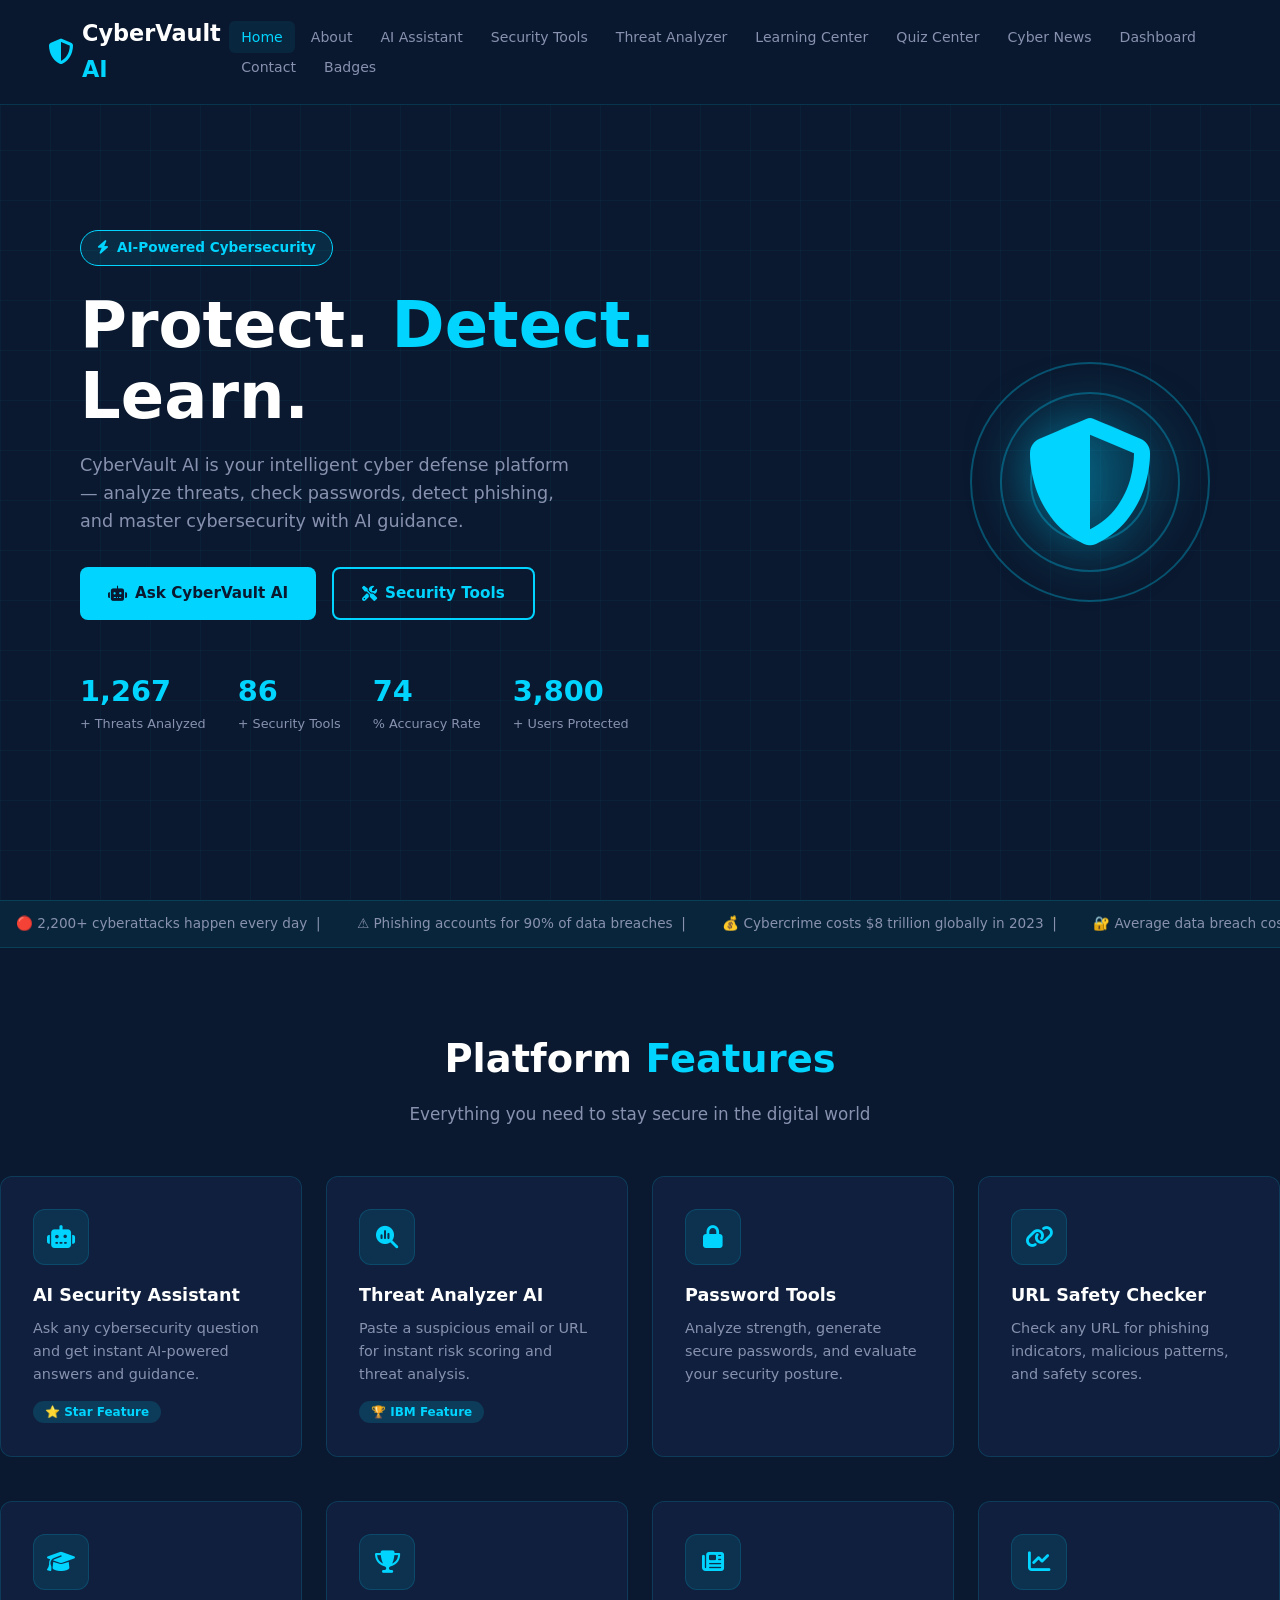
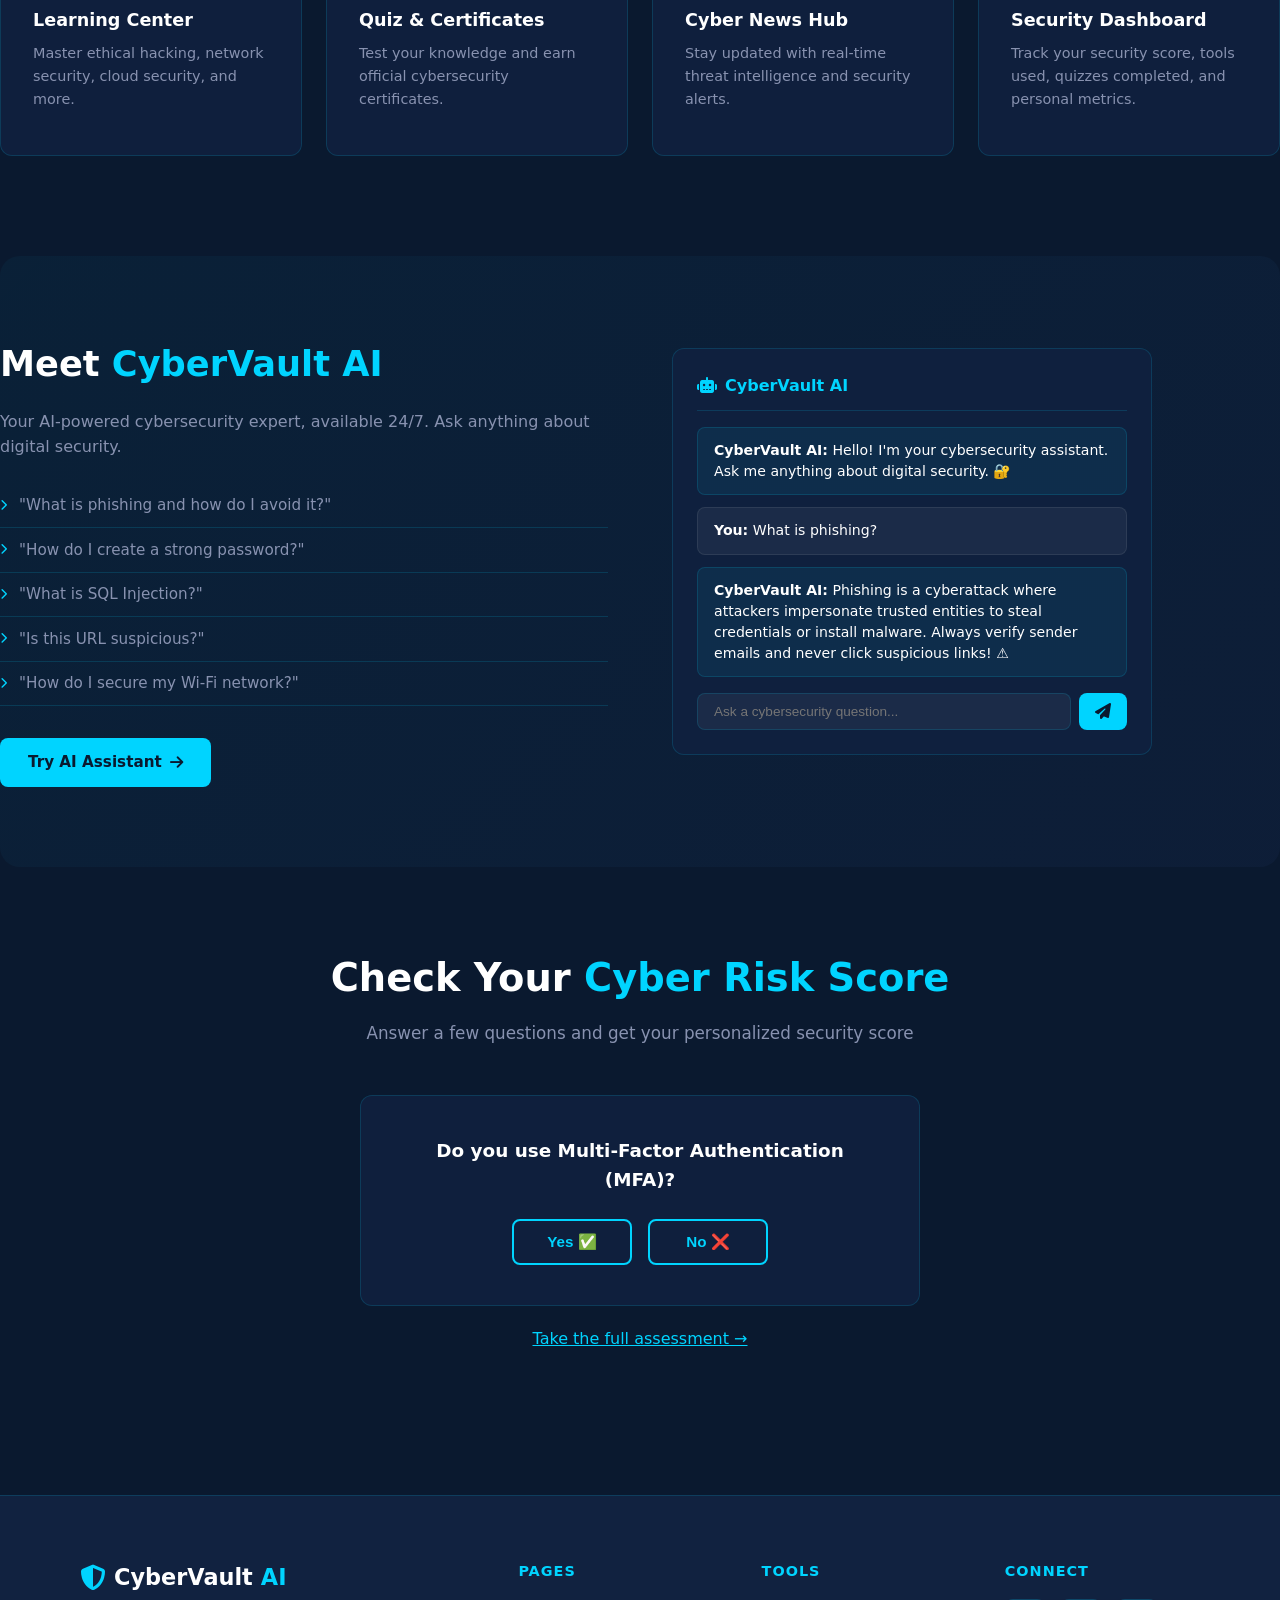
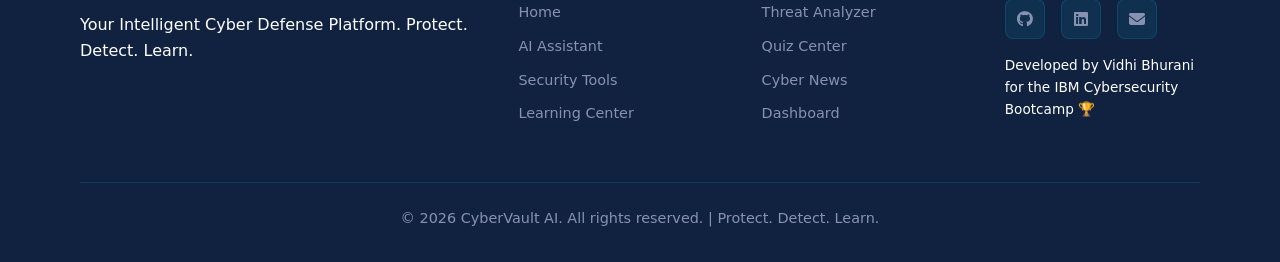
<file: index.html>
<!DOCTYPE html>
<html lang="en">
<head>
  <meta charset="UTF-8" />
  <meta name="viewport" content="width=device-width, initial-scale=1.0"/>
  <title>CyberVault AI – Your Intelligent Cyber Defense Platform</title>
  <link rel="stylesheet" href="assets/css/style.css"/>
  <link rel="stylesheet" href="https://cdnjs.cloudflare.com/ajax/libs/font-awesome/6.5.0/css/all.min.css"/>
</head>
<body>
  <!-- NAV -->
  <nav class="navbar" id="navbar">
    <div class="nav-brand">
      <i class="fas fa-shield-halved"></i>
      <span>CyberVault <span class="accent">AI</span></span>
    </div>
    <ul class="nav-links" id="navLinks">
      <li><a href="index.html" class="active">Home</a></li>
      <li><a href="pages/about.html">About</a></li>
      <li><a href="pages/assistant.html">AI Assistant</a></li>
      <li><a href="pages/tools.html">Security Tools</a></li>
      <li><a href="pages/threat.html">Threat Analyzer</a></li>
      <li><a href="pages/learning.html">Learning Center</a></li>
      <li><a href="pages/quiz.html">Quiz Center</a></li>
      <li><a href="pages/news.html">Cyber News</a></li>
      <li><a href="pages/dashboard.html">Dashboard</a></li>
      <li><a href="pages/contact.html">Contact</a></li>
      <li><a href="pages/badges.html"> Badges</a></li>
    </ul>
    <button class="hamburger" id="hamburger"><i class="fas fa-bars"></i></button>
  </nav>

  <!-- HERO -->
  <section class="hero">
    <div class="hero-bg-grid"></div>
    <div class="hero-content">
      <div class="hero-badge"><i class="fas fa-bolt"></i> AI-Powered Cybersecurity</div>
      <h1>Protect. <span class="accent">Detect.</span> Learn.</h1>
      <p class="hero-sub">CyberVault AI is your intelligent cyber defense platform — analyze threats, check passwords, detect phishing, and master cybersecurity with AI guidance.</p>
      <div class="hero-btns">
        <a href="pages/assistant.html" class="btn btn-primary"><i class="fas fa-robot"></i> Ask CyberVault AI</a>
        <a href="pages/tools.html" class="btn btn-outline"><i class="fas fa-tools"></i> Security Tools</a>
      </div>
      <div class="hero-stats">
        <div class="stat"><span class="stat-num" data-target="2200">0</span><span>+ Threats Analyzed</span></div>
        <div class="stat"><span class="stat-num" data-target="150">0</span><span>+ Security Tools</span></div>
        <div class="stat"><span class="stat-num" data-target="98">0</span><span>% Accuracy Rate</span></div>
        <div class="stat"><span class="stat-num" data-target="5000">0</span><span>+ Users Protected</span></div>
      </div>
    </div>
    <div class="hero-visual">
      <div class="shield-anim">
        <i class="fas fa-shield-halved"></i>
        <div class="pulse-ring r1"></div>
        <div class="pulse-ring r2"></div>
        <div class="pulse-ring r3"></div>
      </div>
    </div>
  </section>

  <!-- CYBER STATS TICKER -->
  <div class="ticker-wrap">
    <div class="ticker">
      <span>🔴 2,200+ cyberattacks happen every day &nbsp;|&nbsp;</span>
      <span>⚠️ Phishing accounts for 90% of data breaches &nbsp;|&nbsp;</span>
      <span>💰 Cybercrime costs $8 trillion globally in 2023 &nbsp;|&nbsp;</span>
      <span>🔐 Average data breach costs $4.45 million &nbsp;|&nbsp;</span>
      <span>🛡️ Only 5% of company folders are properly protected &nbsp;|&nbsp;</span>
      <span>🔴 2,200+ cyberattacks happen every day &nbsp;|&nbsp;</span>
      <span>⚠️ Phishing accounts for 90% of data breaches &nbsp;|&nbsp;</span>
    </div>
  </div>

  <!-- FEATURES -->
  <section class="section features" id="features">
    <div class="section-header">
      <h2>Platform <span class="accent">Features</span></h2>
      <p>Everything you need to stay secure in the digital world</p>
    </div>
    <div class="features-grid">
      <div class="feature-card glass" onclick="location.href='pages/assistant.html'">
        <div class="feature-icon"><i class="fas fa-robot"></i></div>
        <h3>AI Security Assistant</h3>
        <p>Ask any cybersecurity question and get instant AI-powered answers and guidance.</p>
        <span class="feature-tag">⭐ Star Feature</span>
      </div>
      <div class="feature-card glass" onclick="location.href='pages/threat.html'">
        <div class="feature-icon"><i class="fas fa-magnifying-glass-chart"></i></div>
        <h3>Threat Analyzer AI</h3>
        <p>Paste a suspicious email or URL for instant risk scoring and threat analysis.</p>
        <span class="feature-tag">🏆 IBM Feature</span>
      </div>
      <div class="feature-card glass" onclick="location.href='pages/tools.html'">
        <div class="feature-icon"><i class="fas fa-lock"></i></div>
        <h3>Password Tools</h3>
        <p>Analyze strength, generate secure passwords, and evaluate your security posture.</p>
      </div>
      <div class="feature-card glass" onclick="location.href='pages/tools.html'">
        <div class="feature-icon"><i class="fas fa-link"></i></div>
        <h3>URL Safety Checker</h3>
        <p>Check any URL for phishing indicators, malicious patterns, and safety scores.</p>
      </div>
      <div class="feature-card glass" onclick="location.href='pages/learning.html'">
        <div class="feature-icon"><i class="fas fa-graduation-cap"></i></div>
        <h3>Learning Center</h3>
        <p>Master ethical hacking, network security, cloud security, and more.</p>
      </div>
      <div class="feature-card glass" onclick="location.href='pages/quiz.html'">
        <div class="feature-icon"><i class="fas fa-trophy"></i></div>
        <h3>Quiz & Certificates</h3>
        <p>Test your knowledge and earn official cybersecurity certificates.</p>
      </div>
      <div class="feature-card glass" onclick="location.href='pages/news.html'">
        <div class="feature-icon"><i class="fas fa-newspaper"></i></div>
        <h3>Cyber News Hub</h3>
        <p>Stay updated with real-time threat intelligence and security alerts.</p>
      </div>
      <div class="feature-card glass" onclick="location.href='pages/dashboard.html'">
        <div class="feature-icon"><i class="fas fa-chart-line"></i></div>
        <h3>Security Dashboard</h3>
        <p>Track your security score, tools used, quizzes completed, and personal metrics.</p>
      </div>
    </div>
  </section>

  <!-- AI ASSISTANT PREVIEW -->
  <section class="section ai-preview">
    <div class="ai-preview-left">
      <h2>Meet <span class="accent">CyberVault AI</span></h2>
      <p>Your AI-powered cybersecurity expert, available 24/7. Ask anything about digital security.</p>
      <ul class="ai-examples">
        <li><i class="fas fa-chevron-right"></i> "What is phishing and how do I avoid it?"</li>
        <li><i class="fas fa-chevron-right"></i> "How do I create a strong password?"</li>
        <li><i class="fas fa-chevron-right"></i> "What is SQL Injection?"</li>
        <li><i class="fas fa-chevron-right"></i> "Is this URL suspicious?"</li>
        <li><i class="fas fa-chevron-right"></i> "How do I secure my Wi-Fi network?"</li>
      </ul>
      <a href="pages/assistant.html" class="btn btn-primary">Try AI Assistant <i class="fas fa-arrow-right"></i></a>
    </div>
    <div class="ai-preview-right">
      <div class="chat-demo glass">
        <div class="chat-header"><i class="fas fa-robot"></i> CyberVault AI</div>
        <div class="chat-body">
          <div class="msg bot"><strong>CyberVault AI:</strong> Hello! I'm your cybersecurity assistant. Ask me anything about digital security. 🔐</div>
          <div class="msg user"><strong>You:</strong> What is phishing?</div>
          <div class="msg bot"><strong>CyberVault AI:</strong> Phishing is a cyberattack where attackers impersonate trusted entities to steal credentials or install malware. Always verify sender emails and never click suspicious links! ⚠️</div>
        </div>
        <div class="chat-input-demo">
          <input type="text" placeholder="Ask a cybersecurity question..." readonly/>
          <button onclick="location.href='pages/assistant.html'"><i class="fas fa-paper-plane"></i></button>
        </div>
      </div>
    </div>
  </section>

  <!-- RISK SCORE PREVIEW -->
  <section class="section risk-section">
    <div class="section-header">
      <h2>Check Your <span class="accent">Cyber Risk Score</span></h2>
      <p>Answer a few questions and get your personalized security score</p>
    </div>
    <div class="risk-mini glass">
      <div class="risk-q" id="riskMini">
        <p class="risk-question">Do you use Multi-Factor Authentication (MFA)?</p>
        <div class="risk-options">
          <button class="btn btn-outline risk-btn" onclick="nextRiskQ(1)">Yes ✅</button>
          <button class="btn btn-outline risk-btn" onclick="nextRiskQ(0)">No ❌</button>
        </div>
      </div>
    </div>
    <p style="text-align:center;margin-top:1rem"><a href="pages/dashboard.html" class="accent">Take the full assessment →</a></p>
  </section>

  <!-- FOOTER -->
  <footer class="footer">
    <div class="footer-grid">
      <div>
        <div class="nav-brand" style="margin-bottom:1rem"><i class="fas fa-shield-halved"></i> CyberVault <span class="accent">AI</span></div>
        <p>Your Intelligent Cyber Defense Platform. Protect. Detect. Learn.</p>
      </div>
      <div>
        <h4>Pages</h4>
        <ul>
          <li><a href="index.html">Home</a></li>
          <li><a href="pages/assistant.html">AI Assistant</a></li>
          <li><a href="pages/tools.html">Security Tools</a></li>
          <li><a href="pages/learning.html">Learning Center</a></li>
        </ul>
      </div>
      <div>
        <h4>Tools</h4>
        <ul>
          <li><a href="pages/threat.html">Threat Analyzer</a></li>
          <li><a href="pages/quiz.html">Quiz Center</a></li>
          <li><a href="pages/news.html">Cyber News</a></li>
          <li><a href="pages/dashboard.html">Dashboard</a></li>
        </ul>
      </div>
      <div>
        <h4>Connect</h4>
        <div class="social-links">
          <a href="https://github.com/vidhibhurani7" target="_blank">
    <i class="fab fa-github"></i>
</a>

<a href="https://linkedin.com/in/vidhibhurani7" target="_blank">
    <i class="fab fa-linkedin"></i>
</a>

<a href="mailto:vidhibhurani@gmail.com">
    <i class="fas fa-envelope"></i>
</a>
        </div>
        <p style="margin-top:1rem;font-size:0.85rem"><p style="margin-top:1rem;font-size:0.85rem">
Developed by Vidhi Bhurani for the IBM Cybersecurity Bootcamp 🏆
</p>
</p>
      </div>
    </div>
    <div class="footer-bottom">
      <p>© 2026 CyberVault AI. All rights reserved. | Protect. Detect. Learn.</p>
    </div>
  </footer>

  <script src="assets/js/main.js"></script>
</body>
</html>
</file>
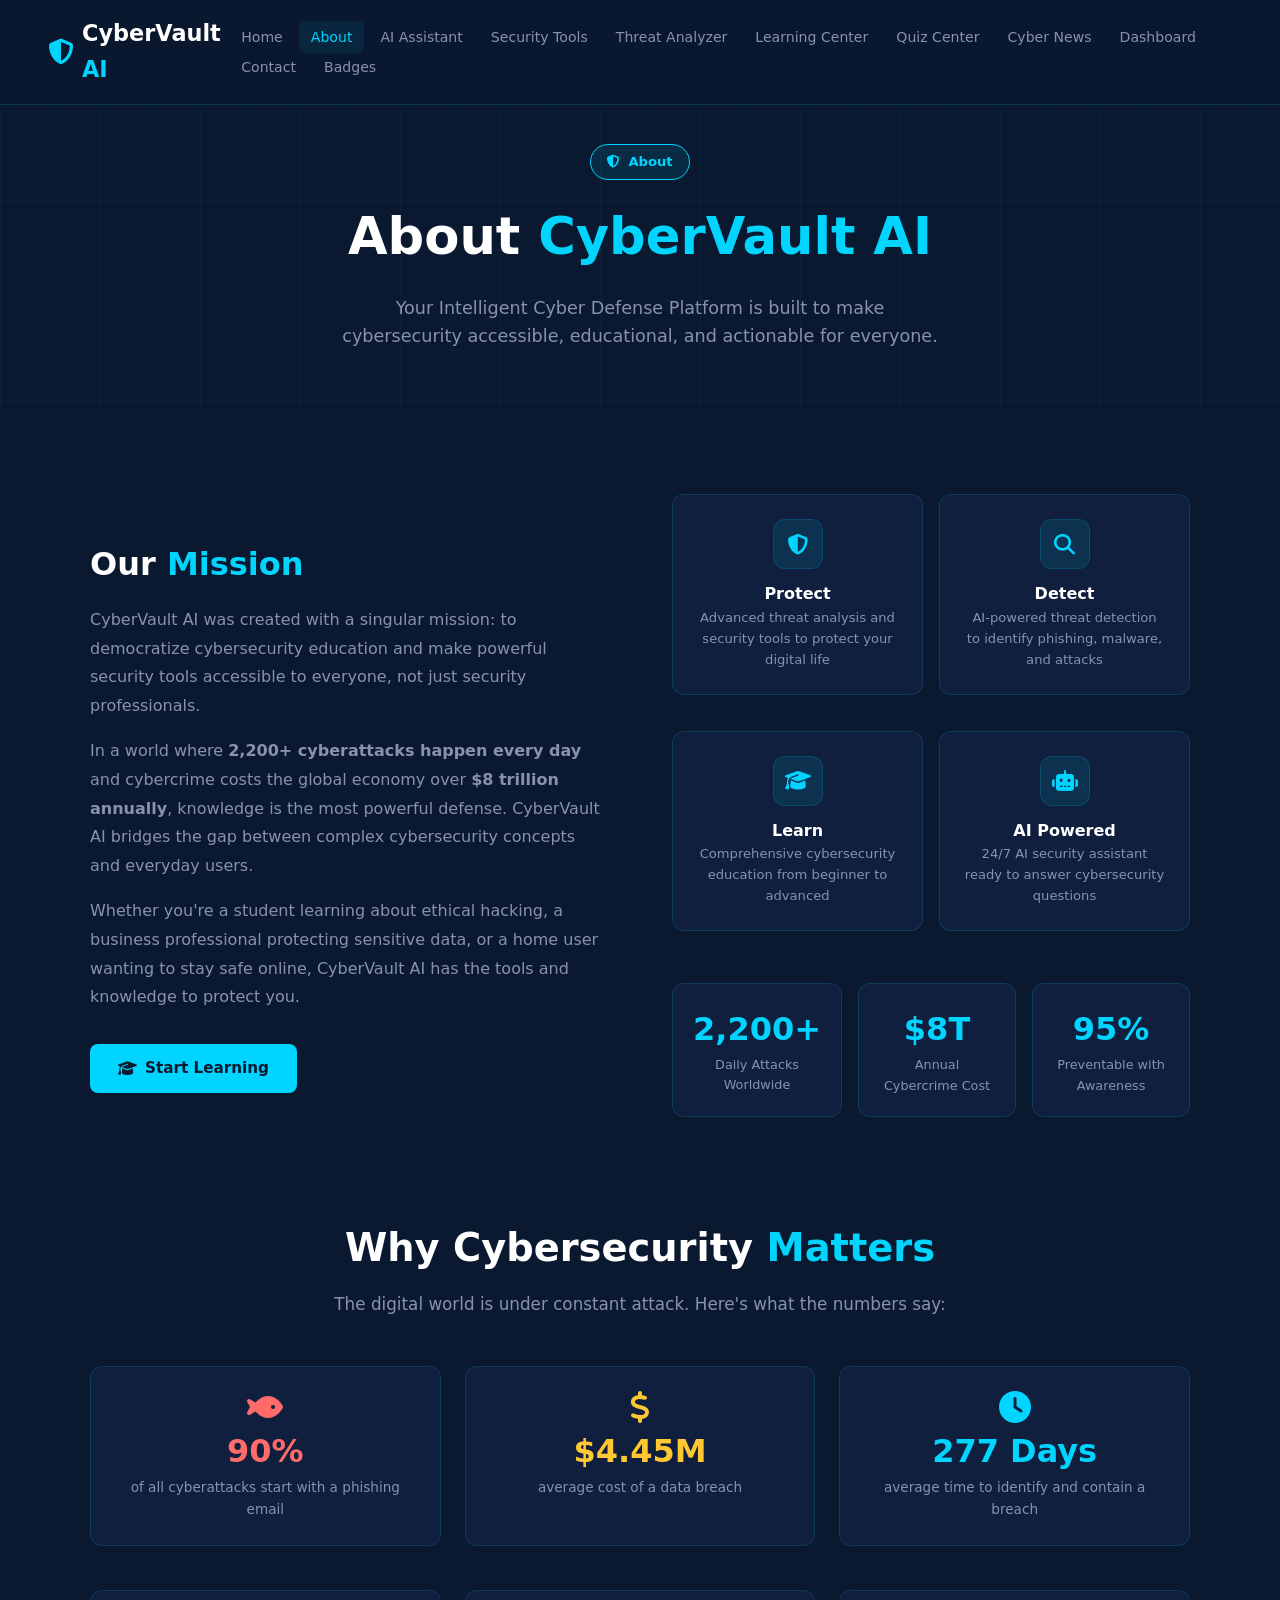
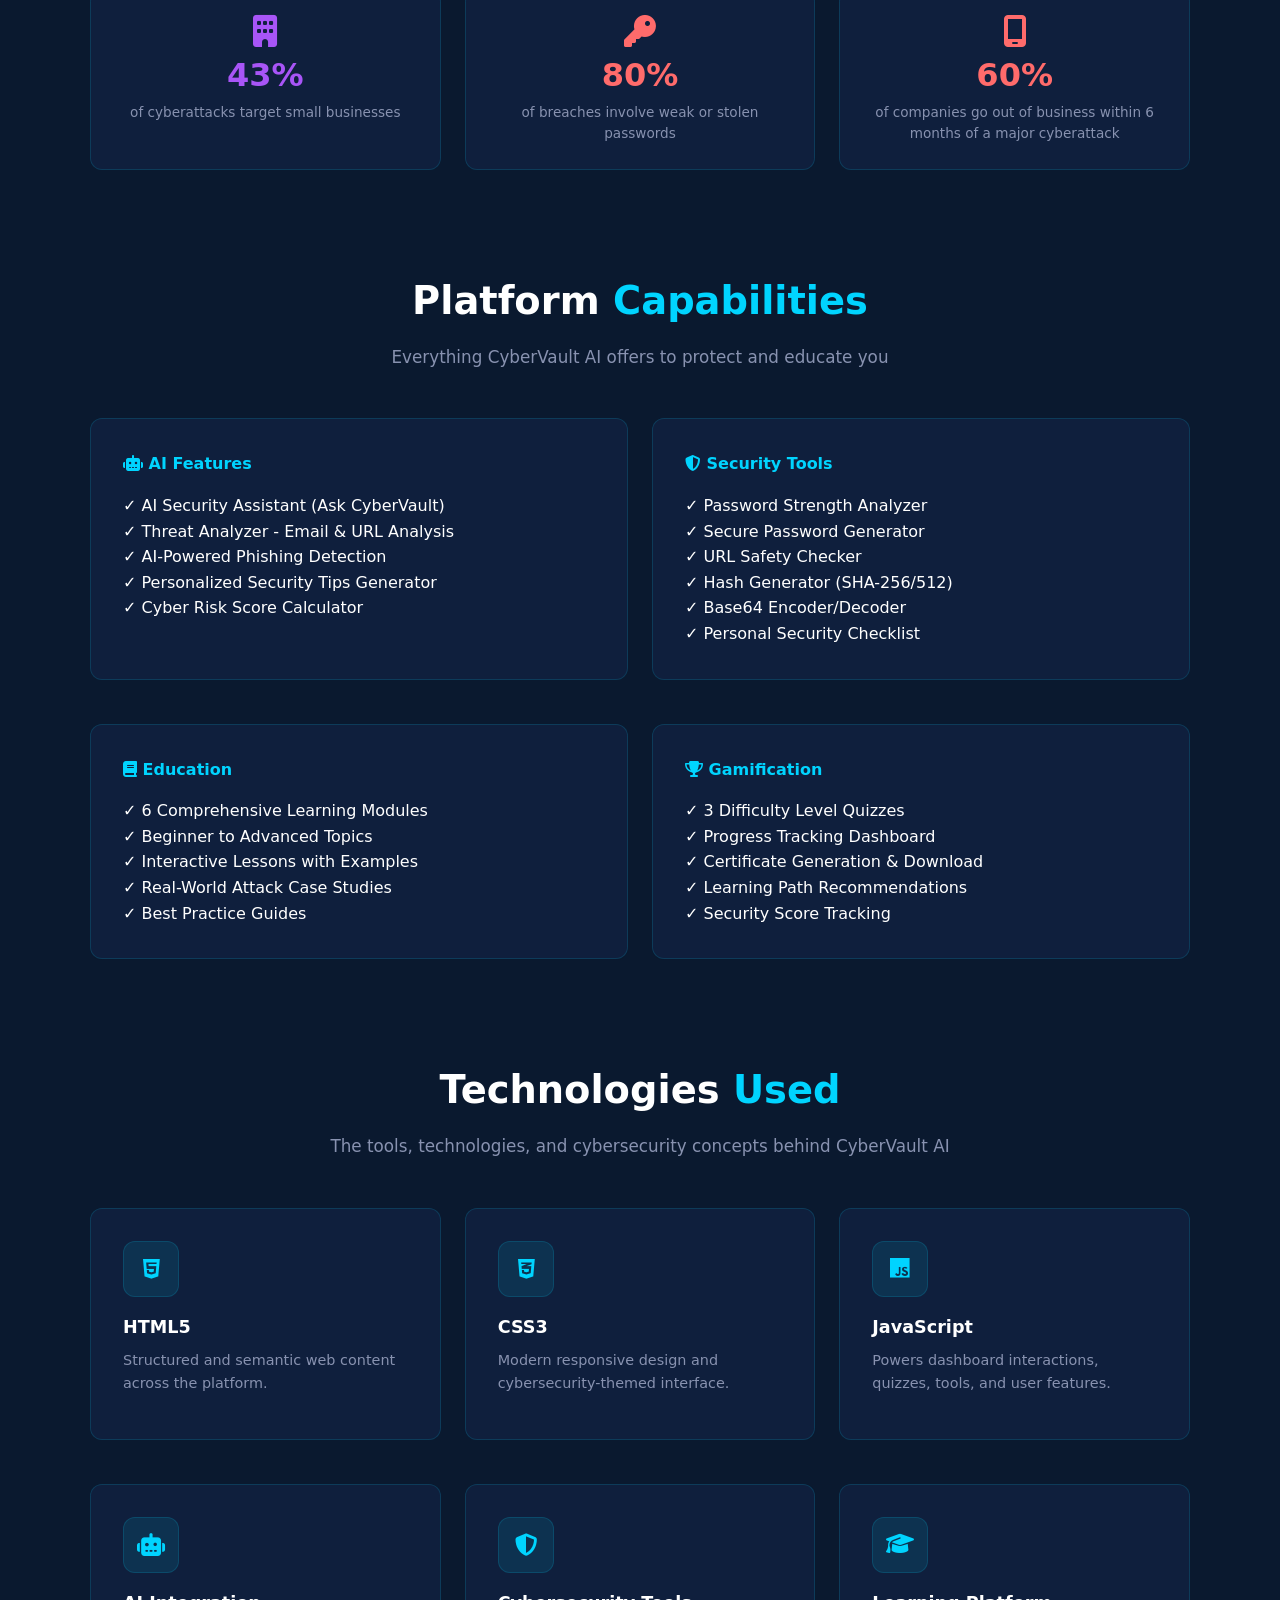
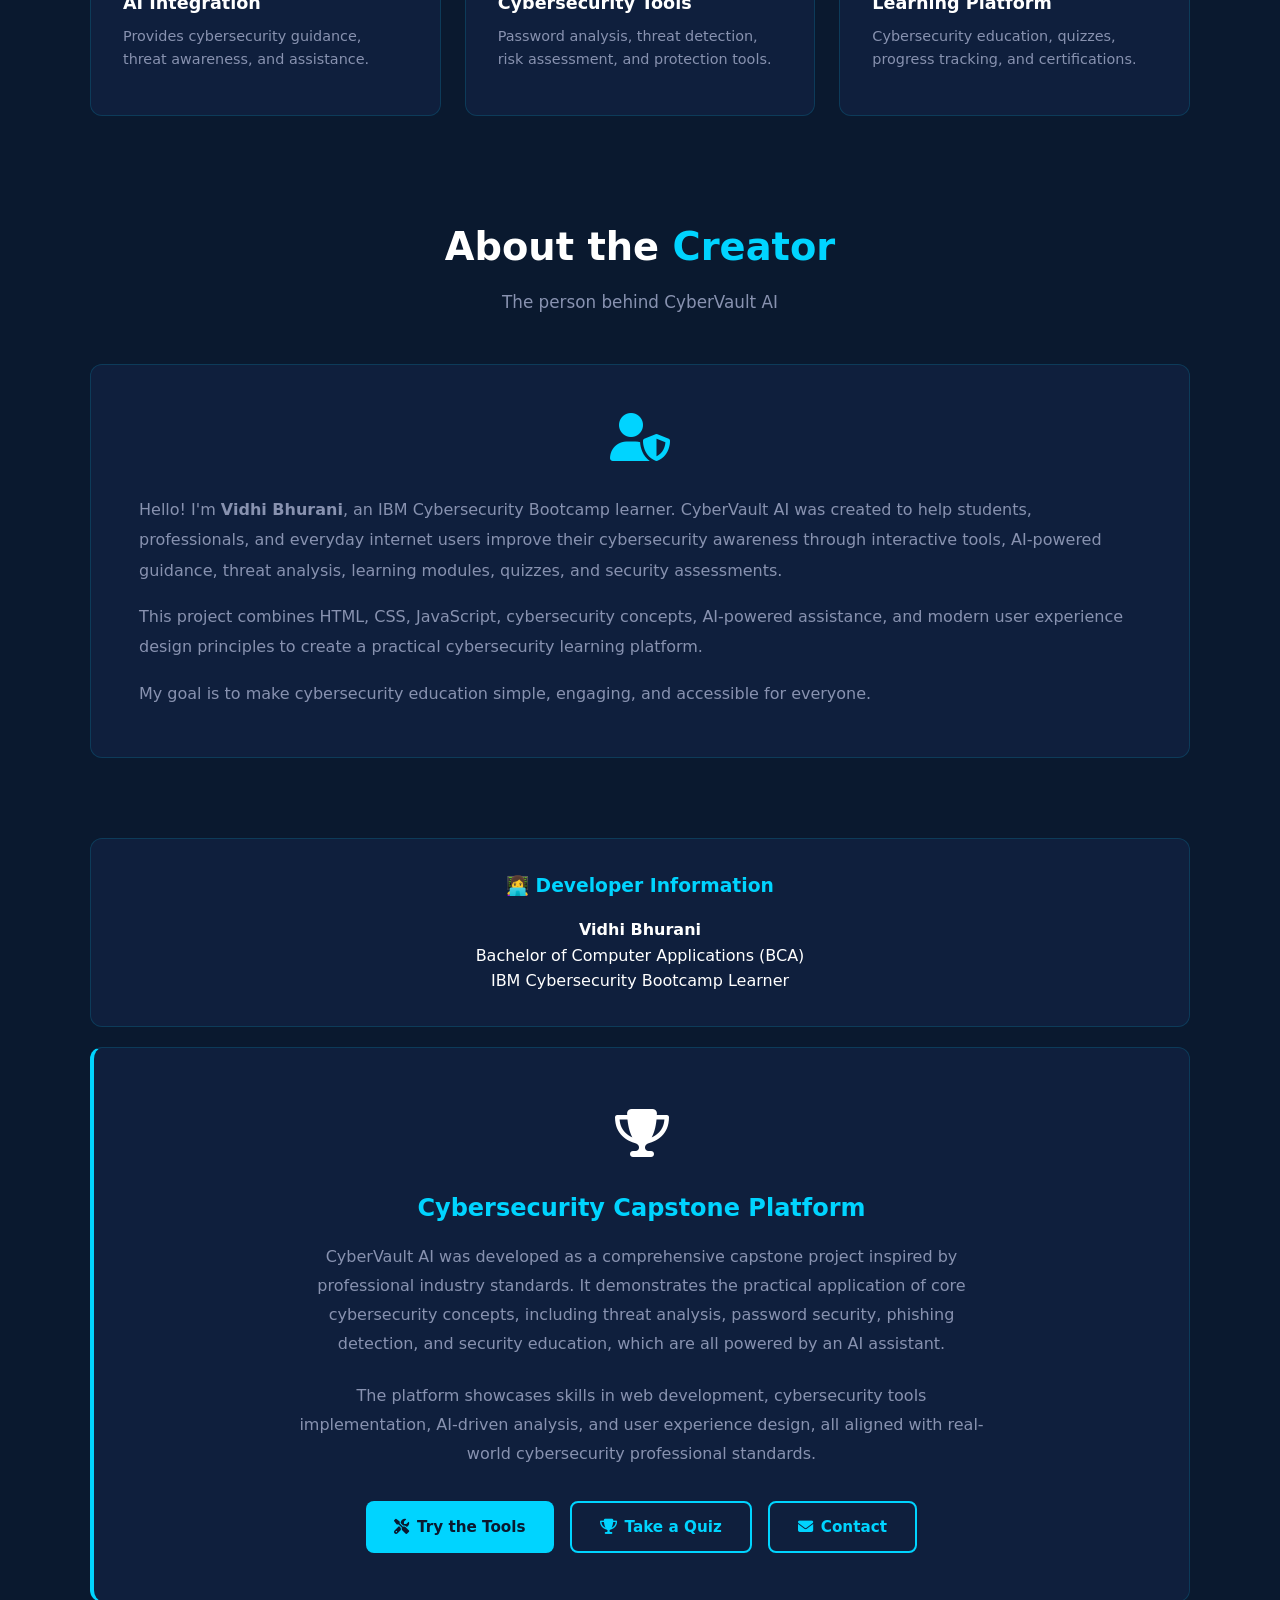
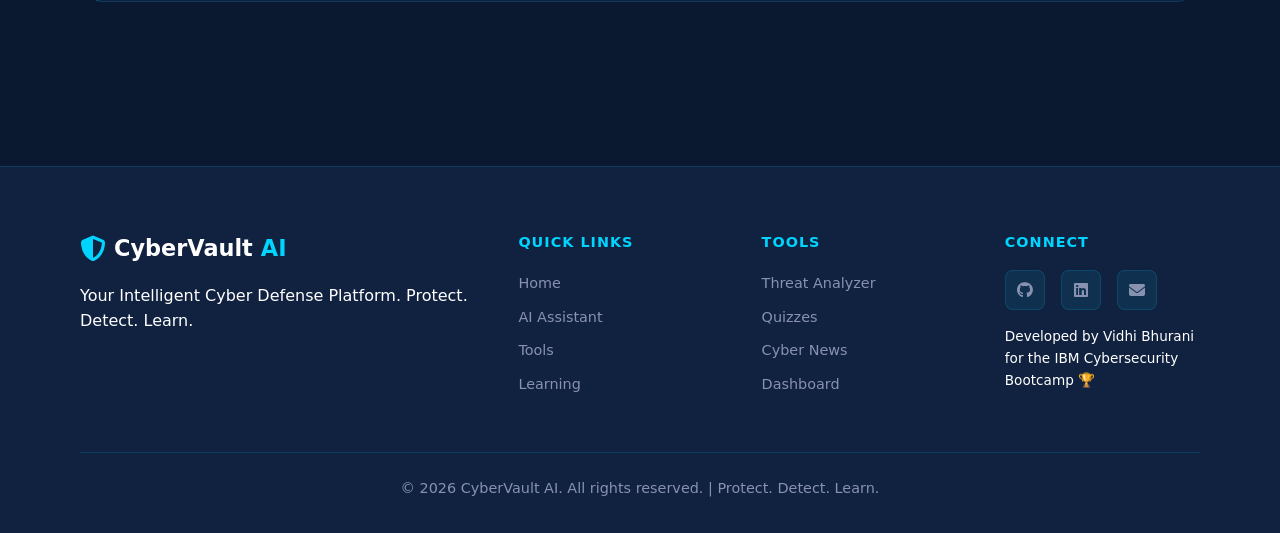
<file: pages/about.html>
﻿<!DOCTYPE html>
<html lang="en">
<head>
  <meta charset="UTF-8"/>
  <meta name="viewport" content="width=device-width, initial-scale=1.0"/>
  <title>About - CyberVault AI</title>
  <link rel="stylesheet" href="../assets/css/style.css"/>
  <link rel="stylesheet" href="https://cdnjs.cloudflare.com/ajax/libs/font-awesome/6.5.0/css/all.min.css">
</head>
<body>
  <nav class="navbar" id="navbar">
    <div class="nav-brand" onclick="location.href='../index.html'"><i class="fas fa-shield-halved"></i><span>CyberVault <span class="accent">AI</span></span></div>
    <ul class="nav-links" id="navLinks">
      <li><a href="../index.html">Home</a></li>
      <li><a href="about.html" class="active">About</a></li>
      <li><a href="assistant.html">AI Assistant</a></li>
      <li><a href="tools.html">Security Tools</a></li>
      <li><a href="threat.html">Threat Analyzer</a></li>
      <li><a href="learning.html">Learning Center</a></li>
      <li><a href="quiz.html">Quiz Center</a></li>
      <li><a href="news.html">Cyber News</a></li>
      <li><a href="dashboard.html">Dashboard</a></li>
      <li><a href="contact.html">Contact</a></li>
      <li><a href="badges.html">Badges</a></li>
    </ul>
    <button class="hamburger" id="hamburger"><i class="fas fa-bars"></i></button>
  </nav>

  <section class="page-hero">
    <div class="page-badge"><i class="fas fa-shield-halved"></i> About</div>
    <h1>About <span class="accent">CyberVault AI</span></h1>
    <p>Your Intelligent Cyber Defense Platform is built to make cybersecurity accessible, educational, and actionable for everyone.</p>
  </section>

  <div class="section" style="max-width:1100px">
    <!-- MISSION & VISION -->
    <div class="about-grid" style="margin-bottom:5rem">
      <div class="about-text">
        <h2>Our <span class="accent">Mission</span></h2>
        <p>CyberVault AI was created with a singular mission: to democratize cybersecurity education and make powerful security tools accessible to everyone, not just security professionals.</p>
        <p>In a world where <strong>2,200+ cyberattacks happen every day</strong> and cybercrime costs the global economy over <strong>$8 trillion annually</strong>, knowledge is the most powerful defense. CyberVault AI bridges the gap between complex cybersecurity concepts and everyday users.</p>
        <p>Whether you're a student learning about ethical hacking, a business professional protecting sensitive data, or a home user wanting to stay safe online, CyberVault AI has the tools and knowledge to protect you.</p>
        <a href="learning.html" class="btn btn-primary mt1"><i class="fas fa-graduation-cap"></i> Start Learning</a>
      </div>
      <div>
        <div style="display:grid;grid-template-columns:1fr 1fr;gap:1rem">
			<div class="glass" style="padding:1.5rem;text-align:center">
  <div style="width:50px;height:50px;background:rgba(0,212,255,0.1);border:1px solid var(--border);border-radius:12px;display:flex;align-items:center;justify-content:center;margin:0 auto 0.75rem;font-size:1.3rem;color:var(--accent)">
    <i class="fas fa-shield-halved"></i>
  </div>
  <h4>Protect</h4>
  <p style="color:var(--text-muted);font-size:0.82rem">
    Advanced threat analysis and security tools to protect your digital life
  </p>
</div>

<div class="glass" style="padding:1.5rem;text-align:center">
  <div style="width:50px;height:50px;background:rgba(0,212,255,0.1);border:1px solid var(--border);border-radius:12px;display:flex;align-items:center;justify-content:center;margin:0 auto 0.75rem;font-size:1.3rem;color:var(--accent)">
    <i class="fas fa-magnifying-glass"></i>
  </div>
  <h4>Detect</h4>
  <p style="color:var(--text-muted);font-size:0.82rem">
    AI-powered threat detection to identify phishing, malware, and attacks
  </p>
</div>

<div class="glass" style="padding:1.5rem;text-align:center">
  <div style="width:50px;height:50px;background:rgba(0,212,255,0.1);border:1px solid var(--border);border-radius:12px;display:flex;align-items:center;justify-content:center;margin:0 auto 0.75rem;font-size:1.3rem;color:var(--accent)">
    <i class="fas fa-graduation-cap"></i>
  </div>
  <h4>Learn</h4>
  <p style="color:var(--text-muted);font-size:0.82rem">
    Comprehensive cybersecurity education from beginner to advanced
  </p>
</div>

<div class="glass" style="padding:1.5rem;text-align:center">
  <div style="width:50px;height:50px;background:rgba(0,212,255,0.1);border:1px solid var(--border);border-radius:12px;display:flex;align-items:center;justify-content:center;margin:0 auto 0.75rem;font-size:1.3rem;color:var(--accent)">
    <i class="fas fa-robot"></i>
  </div>
  <h4>AI Powered</h4>
  <p style="color:var(--text-muted);font-size:0.82rem">
    24/7 AI security assistant ready to answer cybersecurity questions
  </p>
</div>
</div>

<div class="stats-row">
          <div class="stat-box glass"><div class="num">2,200+</div><div class="lbl">Daily Attacks Worldwide</div></div>
          <div class="stat-box glass"><div class="num">$8T</div><div class="lbl">Annual Cybercrime Cost</div></div>
          <div class="stat-box glass"><div class="num">95%</div><div class="lbl">Preventable with Awareness</div></div>
        </div>
      </div>
    </div>

    <!-- WHY CYBERSECURITY MATTERS -->
    <div style="margin-bottom:5rem">
      <div class="section-header">
        <h2>Why Cybersecurity <span class="accent">Matters</span></h2>
        <p>The digital world is under constant attack. Here's what the numbers say:</p>
      </div>
      <div style="display:grid;grid-template-columns:repeat(auto-fit,minmax(280px,1fr));gap:1.5rem">
		<div class="glass" style="padding:1.5rem;text-align:center">
  <i class="fas fa-fish" style="font-size:2rem;color:var(--accent3)"></i>
  <div style="font-size:2rem;font-weight:900;color:var(--accent3)">90%</div>
  <p style="color:var(--text-muted);font-size:0.85rem">
    of all cyberattacks start with a phishing email
  </p>
</div>

<div class="glass" style="padding:1.5rem;text-align:center">
  <i class="fas fa-dollar-sign" style="font-size:2rem;color:#ffc832"></i>
  <div style="font-size:2rem;font-weight:900;color:#ffc832">$4.45M</div>
  <p style="color:var(--text-muted);font-size:0.85rem">
    average cost of a data breach
  </p>
</div>

<div class="glass" style="padding:1.5rem;text-align:center">
  <i class="fas fa-clock" style="font-size:2rem;color:var(--accent)"></i>
  <div style="font-size:2rem;font-weight:900;color:var(--accent)">277 Days</div>
  <p style="color:var(--text-muted);font-size:0.85rem">
    average time to identify and contain a breach
  </p>
</div>

<div class="glass" style="padding:1.5rem;text-align:center">
  <i class="fas fa-building" style="font-size:2rem;color:#a855f7"></i>
  <div style="font-size:2rem;font-weight:900;color:#a855f7">43%</div>
  <p style="color:var(--text-muted);font-size:0.85rem">
    of cyberattacks target small businesses
  </p>
</div>

<div class="glass" style="padding:1.5rem;text-align:center">
  <i class="fas fa-key" style="font-size:2rem;color:var(--accent3)"></i>
  <div style="font-size:2rem;font-weight:900;color:var(--accent3)">80%</div>
  <p style="color:var(--text-muted);font-size:0.85rem">
    of breaches involve weak or stolen passwords
  </p>
</div>

<div class="glass" style="padding:1.5rem;text-align:center">
  <i class="fas fa-mobile-screen" style="font-size:2rem;color:#ff6b6b"></i>
  <div style="font-size:2rem;font-weight:900;color:#ff6b6b">60%</div>
  <p style="color:var(--text-muted);font-size:0.85rem">
    of companies go out of business within 6 months of a major cyberattack
  </p>
</div>
      </div>
    </div>

    <!-- PLATFORM FEATURES -->
    <div style="margin-bottom:5rem">
      <div class="section-header">
        <h2>Platform <span class="accent">Capabilities</span></h2>
        <p>Everything CyberVault AI offers to protect and educate you</p>
      </div>
      <div style="display:grid;grid-template-columns:1fr 1fr;gap:1.5rem">
        <div class="glass" style="padding:2rem">
  <h4 style="color:var(--accent);margin-bottom:1rem">
    <i class="fas fa-robot"></i> AI Features
  </h4>

  <ul style="list-style:none">
    <li>✓ AI Security Assistant (Ask CyberVault)</li>
    <li>✓ Threat Analyzer - Email & URL Analysis</li>
    <li>✓ AI-Powered Phishing Detection</li>
    <li>✓ Personalized Security Tips Generator</li>
    <li>✓ Cyber Risk Score Calculator</li>
  </ul>
</div>

<div class="glass" style="padding:2rem">
  <h4 style="color:var(--accent);margin-bottom:1rem">
    <i class="fas fa-shield-halved"></i> Security Tools
  </h4>

  <ul style="list-style:none">
    <li>✓ Password Strength Analyzer</li>
    <li>✓ Secure Password Generator</li>
    <li>✓ URL Safety Checker</li>
    <li>✓ Hash Generator (SHA-256/512)</li>
    <li>✓ Base64 Encoder/Decoder</li>
    <li>✓ Personal Security Checklist</li>
  </ul>
</div>

<div class="glass" style="padding:2rem">
  <h4 style="color:var(--accent);margin-bottom:1rem">
    <i class="fas fa-book"></i> Education
  </h4>

  <ul style="list-style:none">
    <li>✓ 6 Comprehensive Learning Modules</li>
    <li>✓ Beginner to Advanced Topics</li>
    <li>✓ Interactive Lessons with Examples</li>
    <li>✓ Real-World Attack Case Studies</li>
    <li>✓ Best Practice Guides</li>
  </ul>
</div>

<div class="glass" style="padding:2rem">
  <h4 style="color:var(--accent);margin-bottom:1rem">
    <i class="fas fa-trophy"></i> Gamification
  </h4>

  <ul style="list-style:none">
    <li>✓ 3 Difficulty Level Quizzes</li>
    <li>✓ Progress Tracking Dashboard</li>
    <li>✓ Certificate Generation & Download</li>
    <li>✓ Learning Path Recommendations</li>
    <li>✓ Security Score Tracking</li>
  </ul>
</div>
      </div>
    </div>
	
<!-- TECHNOLOGIES USED -->
<div style="margin-bottom:5rem">
  <div class="section-header">
    <h2>Technologies <span class="accent">Used</span></h2>
    <p>The tools, technologies, and cybersecurity concepts behind CyberVault AI</p>
  </div>

  <div class="features-grid">

    <div class="feature-card glass">
      <div class="feature-icon">
        <i class="fab fa-html5"></i>
      </div>
      <h3>HTML5</h3>
      <p>Structured and semantic web content across the platform.</p>
    </div>

    <div class="feature-card glass">
      <div class="feature-icon">
        <i class="fab fa-css3-alt"></i>
      </div>
      <h3>CSS3</h3>
      <p>Modern responsive design and cybersecurity-themed interface.</p>
    </div>

    <div class="feature-card glass">
      <div class="feature-icon">
        <i class="fab fa-js"></i>
      </div>
      <h3>JavaScript</h3>
      <p>Powers dashboard interactions, quizzes, tools, and user features.</p>
    </div>

    <div class="feature-card glass">
      <div class="feature-icon">
        <i class="fas fa-robot"></i>
      </div>
      <h3>AI Integration</h3>
      <p>Provides cybersecurity guidance, threat awareness, and assistance.</p>
    </div>

    <div class="feature-card glass">
  <div class="feature-icon">
    <i class="fas fa-shield-halved"></i>
  </div>
  <h3>Cybersecurity Tools</h3>
  <p>
    Password analysis, threat detection,
    risk assessment, and protection tools.
  </p>
</div>

<div class="feature-card glass">
  <div class="feature-icon">
    <i class="fas fa-graduation-cap"></i>
  </div>
  <h3>Learning Platform</h3>
  <p>
    Cybersecurity education, quizzes,
    progress tracking, and certifications.
  </p>
</div>

</div>
</div>

<!-- ABOUT THE CREATOR -->
<div style="margin-bottom:5rem">
  <div class="section-header">
    <h2>About the <span class="accent">Creator</span></h2>
    <p>The person behind CyberVault AI</p>
  </div>

  <div class="glass" style="padding:3rem">
    
    <div style="text-align:center;margin-bottom:2rem">
      <i class="fas fa-user-shield"
         style="font-size:3rem;color:var(--accent)">
      </i>
    </div>

   <p style="color:var(--text-muted);line-height:1.9;margin-bottom:1rem">
  Hello! I'm <strong>Vidhi Bhurani</strong>, an IBM Cybersecurity Bootcamp learner.

  CyberVault AI was created to help students,
  professionals, and everyday internet users
  improve their cybersecurity awareness through
  interactive tools, AI-powered guidance, threat
  analysis, learning modules, quizzes, and
  security assessments.
</p>

<p style="color:var(--text-muted);line-height:1.9;margin-bottom:1rem">
  This project combines HTML, CSS, JavaScript,
  cybersecurity concepts, AI-powered assistance,
  and modern user experience design principles
  to create a practical cybersecurity learning platform.
</p>

<p style="color:var(--text-muted);line-height:1.9">
  My goal is to make cybersecurity education
  simple, engaging, and accessible for everyone.
</p>
  </div>
</div>

<div class="glass" style="padding:2rem;text-align:center;margin-top:2rem">
  <h3 style="color:var(--accent);margin-bottom:1rem">
    👩‍💻 Developer Information
  </h3>

  <p>
    <strong>Vidhi Bhurani</strong><br>
    Bachelor of Computer Applications (BCA)<br>
    IBM Cybersecurity Bootcamp Learner
  </p>
</div>


    <!-- ABOUT THE PROJECT -->
    <div class="glass" style="padding:3rem;text-align:center;border-left:4px solid var(--accent)">
    <div style="font-size:3rem;margin-bottom:1rem">
  <i class="fas fa-trophy"></i></i>
</div>
      <h2 style="margin-bottom:1rem"> <span class="accent">Cybersecurity Capstone Platform</span></h2>
      <p style="color:var(--text-muted);max-width:700px;margin:0 auto 1.5rem;line-height:1.8">
       CyberVault AI was developed as a comprehensive capstone project inspired by professional industry standards. It demonstrates the practical application of core cybersecurity concepts, including threat analysis, password security, phishing detection, and security education, which are all powered by an AI assistant.
      </p>
      <p style="color:var(--text-muted);max-width:700px;margin:0 auto 2rem;line-height:1.8">
       The platform showcases skills in web development, cybersecurity tools implementation, AI-driven analysis, and user experience design, all aligned with real-world cybersecurity professional standards.
      </p>
      <div style="display:flex;justify-content:center;gap:1rem;flex-wrap:wrap">
        <a href="tools.html" class="btn btn-primary"><i class="fas fa-tools"></i> Try the Tools</a>
        <a href="quiz.html" class="btn btn-outline"><i class="fas fa-trophy"></i> Take a Quiz</a>
        <a href="contact.html" class="btn btn-outline"><i class="fas fa-envelope"></i> Contact</a>
      </div>
    </div>
  </div>

  <footer class="footer">
    <div class="footer-grid">
      <div>
        <div class="nav-brand" style="margin-bottom:1rem"><i class="fas fa-shield-halved"></i> CyberVault <span class="accent">AI</span></div>
        <p>Your Intelligent Cyber Defense Platform. Protect. Detect. Learn.</p>
      </div>
      <div>
        <h4>Quick Links</h4>
        <ul><li><a href="../index.html">Home</a></li><li><a href="assistant.html">AI Assistant</a></li><li><a href="tools.html">Tools</a></li><li><a href="learning.html">Learning</a></li></ul>
      </div>
      <div>
        <h4>Tools</h4>
        <ul><li><a href="threat.html">Threat Analyzer</a></li><li><a href="quiz.html">Quizzes</a></li><li><a href="news.html">Cyber News</a></li><li><a href="dashboard.html">Dashboard</a></li></ul>
      </div>
      <div>
        <h4>Connect</h4>
        <div class="social-links">
          <a href="https://github.com/vidhibhurani7" target="_blank">
    <i class="fab fa-github"></i>
</a>

<a href="https://linkedin.com/in/vidhibhurani7" target="_blank">
    <i class="fab fa-linkedin"></i>
</a>

<a href="mailto:vidhibhurani@gmail.com">
    <i class="fas fa-envelope"></i>
</a>
        </div>
        <p style="margin-top:1rem;font-size:0.85rem"><p style="margin-top:1rem;font-size:0.85rem">
Developed by Vidhi Bhurani for the IBM Cybersecurity Bootcamp 🏆
</p>
</p>
      </div>
    </div>
    <div class="footer-bottom"><p>© 2026 CyberVault AI. All rights reserved. | Protect. Detect. Learn.</p></div>
  </footer>
  <script src="../assets/js/main.js"></script>
</body>
</html>
</file>
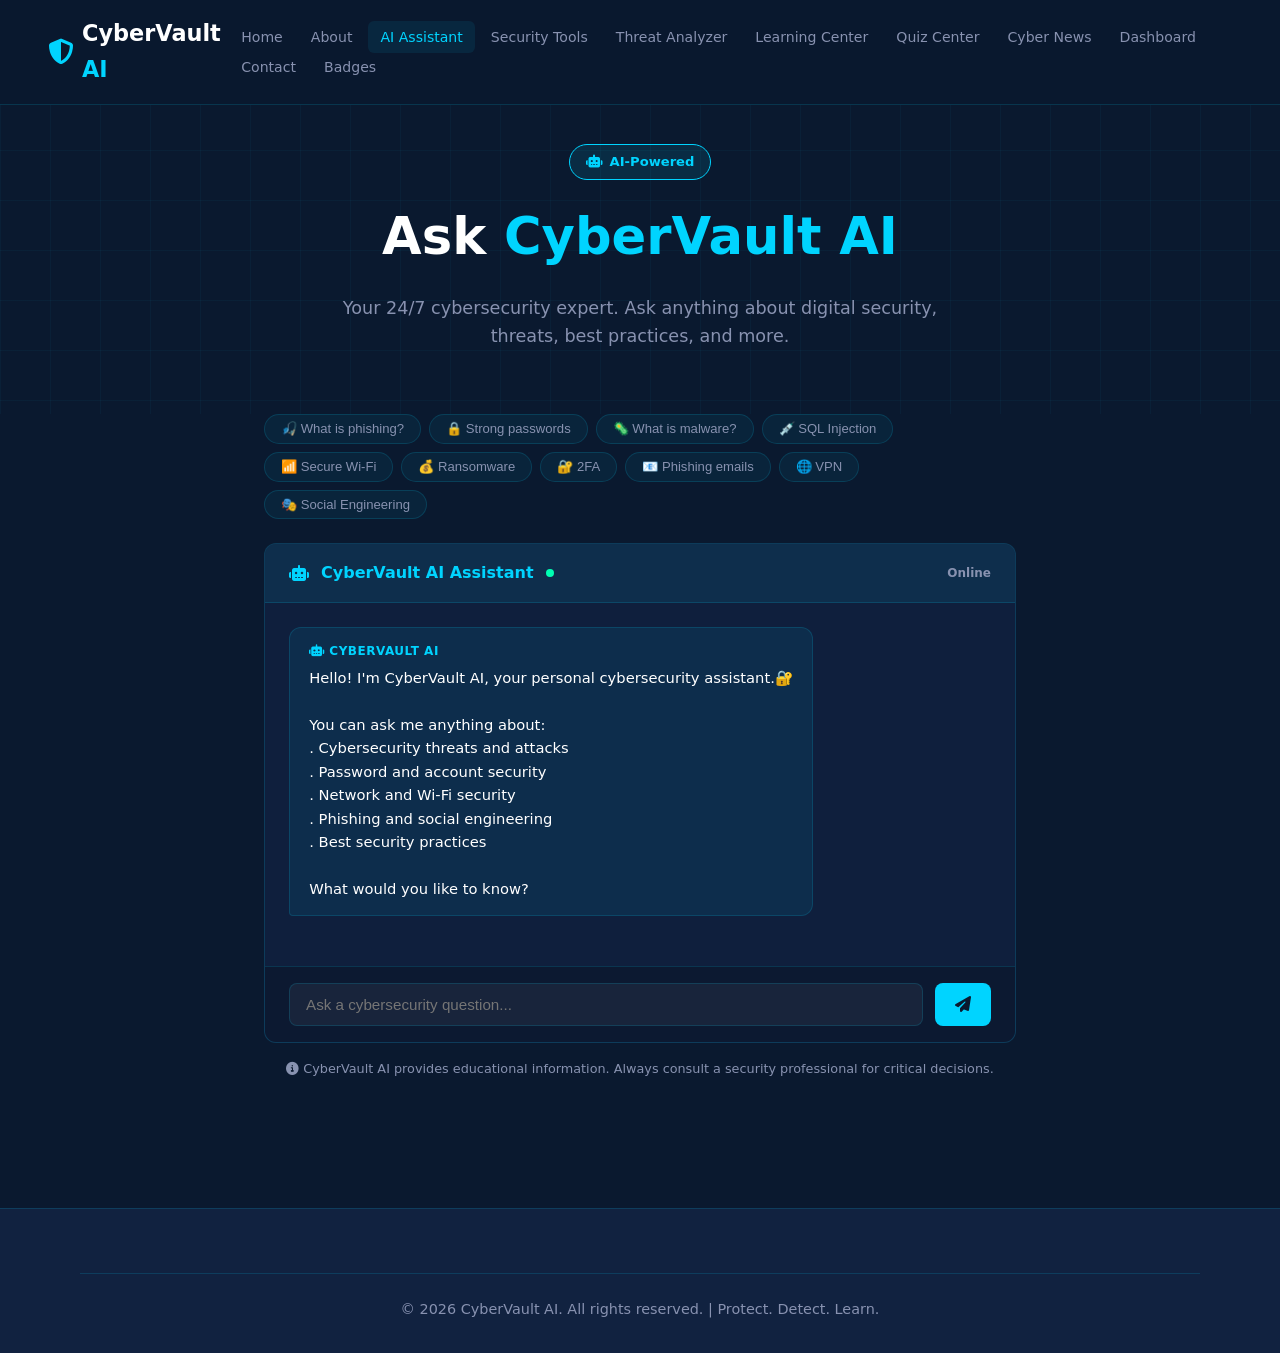
<file: pages/assistant.html>
<!DOCTYPE html>
<html lang="en">
<head>
  <meta charset="UTF-8"/>
  <meta name="viewport" content="width=device-width, initial-scale=1.0"/>
  <title>AI Security Assistant - CyberVault AI</title>
  <link rel="stylesheet" href="../assets/css/style.css"/>
  <link rel="stylesheet" href="https://cdnjs.cloudflare.com/ajax/libs/font-awesome/6.5.0/css/all.min.css">
</head>
<body>
  <nav class="navbar" id="navbar">
    <div class="nav-brand" onclick="location.href='../index.html'"><i class="fas fa-shield-halved"></i><span>CyberVault <span class="accent">AI</span></span></div>
    <ul class="nav-links" id="navLinks">
      <li><a href="../index.html">Home</a></li>
      <li><a href="about.html">About</a></li>
      <li><a href="assistant.html" class="active">AI Assistant</a></li>
      <li><a href="tools.html">Security Tools</a></li>
      <li><a href="threat.html">Threat Analyzer</a></li>
      <li><a href="learning.html">Learning Center</a></li>
      <li><a href="quiz.html">Quiz Center</a></li>
      <li><a href="news.html">Cyber News</a></li>
      <li><a href="dashboard.html">Dashboard</a></li>
      <li><a href="contact.html">Contact</a></li>
      <li><a href="badges.html"> Badges</a></li>
    </ul>
    <button class="hamburger" id="hamburger"><i class="fas fa-bars"></i></button>
  </nav>

  <section class="page-hero">
    <div class="page-badge"><i class="fas fa-robot"></i> AI-Powered</div>
    <h1>Ask <span class="accent">CyberVault AI</span></h1>
    <p>Your 24/7 cybersecurity expert. Ask anything about digital security, threats, best practices, and more.</p>
  </section>

  <div class="chat-container">
    <!-- Quick Topics -->
    <div class="quick-topics" id="quickTopics">
      <button class="quick-topic" onclick="askQuestion('What is phishing?')">🎣 What is phishing?</button>
      <button class="quick-topic" onclick="askQuestion('How to create a strong password?')">🔒 Strong passwords</button>
      <button class="quick-topic" onclick="askQuestion('What is malware?')">🦠 What is malware?</button>
      <button class="quick-topic" onclick="askQuestion('What is SQL Injection?')">💉 SQL Injection</button>
      <button class="quick-topic" onclick="askQuestion('How to secure my Wi-Fi?')">📶 Secure Wi-Fi</button>
      <button class="quick-topic" onclick="askQuestion('What is ransomware?')">💰 Ransomware</button>
      <button class="quick-topic" onclick="askQuestion('What is two-factor authentication?')">🔐 2FA</button>
      <button class="quick-topic" onclick="askQuestion('How to detect phishing emails?')">📧 Phishing emails</button>
      <button class="quick-topic" onclick="askQuestion('What is a VPN?')">🌐 VPN</button>
      <button class="quick-topic" onclick="askQuestion('What is social engineering?')">
🎭 Social Engineering</button>
    </div>

    <div class="chat-window">
      <div class="chat-window-header">
        <i class="fas fa-robot"></i>
        <span>CyberVault AI Assistant</span>
        <div class="status-dot"></div>
        <span style="font-size:0.75rem;color:var(--text-muted);margin-left:auto">Online</span>
      </div>
      <div class="chat-messages" id="chatMessages">
        <div class="chat-msg bot">
          <div class="msg-label"><i class="fas fa-robot"></i> CyberVault AI</div>
          Hello! I'm CyberVault AI, your personal cybersecurity assistant.🔐<br><br>
          You can ask me anything about:<br>
          . Cybersecurity threats and attacks<br>
          . Password and account security<br>
          . Network and Wi-Fi security<br>
          . Phishing and social engineering<br>
          . Best security practices<br><br>
          What would you like to know?
        </div>
      </div>
      <div class="chat-input-row">
        <input type="text" id="chatInput" placeholder="Ask a cybersecurity question..." onkeypress="if(event.key==='Enter')sendMsg()"/>
        <button onclick="sendMsg()"><i class="fas fa-paper-plane"></i></button>
      </div>
    </div>

    <p class="text-muted mt1" style="font-size:0.8rem;text-align:center">
      <i class="fas fa-info-circle"></i> CyberVault AI provides educational information. Always consult a security professional for critical decisions.
    </p>
  </div>

  <footer class="footer">
  <div class="footer-bottom">
    <p>© 2026 CyberVault AI. All rights reserved. | Protect. Detect. Learn.</p>
  </div>
</footer>

  <script src="../assets/js/main.js"></script>
  <script>
    const KB = {
      "phishing": {
        keywords: ["phishing","phish"],
        response: `<strong>🎣 Phishing</strong><br><br>
Phishing is a cyberattack where criminals impersonate trusted entities (banks, companies, colleagues) to steal sensitive information like passwords, credit cards, or install malware.<br><br>
<strong>Types of Phishing:</strong><br>
. <em>Email Phishing</em> – Fake emails with malicious links<br>
. <em>Spear Phishing</em> – Targeted attacks on specific individuals<br>
. <em>Smishing</em> – Phishing via SMS text messages<br>
. <em>Vishing</em> – Voice/phone phishing calls<br><br>
<strong>🛡️ How to Protect Yourself:</strong><br>
. Verify the sender's email address carefully<br>
. Never click suspicious links — hover first to check the URL<br>
. Never enter credentials on pages you reached via email links<br>
. Enable two-factor authentication (2FA)<br>
. Use an email security gateway/spam filter`
      },
      "password": {
        keywords: ["password","passphrase","strong password"],
        response: `<strong>🔒 Creating Strong Passwords</strong><br><br>
A strong password is your first line of defense against unauthorized access.<br><br>
<strong>Rules for Strong Passwords:</strong><br>
. Minimum 12 characters (16+ is better)<br>
. Mix uppercase, lowercase, numbers, and symbols<br>
. Avoid dictionary words or personal information<br>
. Never reuse passwords across accounts<br>
. Use a passphrase: <em>"Coffee#Sky!Moon2024"</em><br><br>
<strong>🛡️ Best Practices:</strong><br>
. Use a password manager (Bitwarden, 1Password, LastPass)<br>
. Enable Multi-Factor Authentication (MFA)<br>
. Change passwords every 90 days for critical accounts<br>
. Check haveibeenpwned.com to see if your email was breached`
      },
      "malware": {
        keywords: ["malware","virus","trojan","spyware","adware","worm"],
        response: `<strong>🦠 Malware</strong><br><br>
Malware (malicious software) is any software intentionally designed to cause harm to computers, networks, or users.<br><br>
<strong>Types of Malware:</strong><br>
. <em>Virus</em> – Self-replicating code that attaches to files<br>
. <em>Trojan</em> – Disguises as legitimate software<br>
. <em>Ransomware</em> – Encrypts your files and demands payment<br>
. <em>Spyware</em> – Secretly monitors your activity<br>
. <em>Adware</em> – Bombards you with ads<br>
. <em>Worm</em> – Self-replicates across networks<br>
. <em>Rootkit</em> – Hides deep in the OS<br><br>
<strong>🛡️ Protection:</strong><br>
. Keep antivirus software updated<br>
. Never download from untrusted sources<br>
. Keep OS and software patched<br>
. Use email filtering and web proxies`
      },
      "sql injection": {
        keywords: ["sql","sql injection","sqli"],
        response: `<strong>💉  SQL Injection (SQLi)</strong><br><br>
SQL Injection is a web security vulnerability that allows attackers to interfere with database queries by inserting malicious SQL code into input fields.<br><br>
<strong>Example Attack:</strong><br>
<code>Username: admin'--<br>Password: anything</code><br><br>
This may bypass authentication entirely!<br><br>
<strong>Impact:</strong><br>
. Unauthorized data access<br>
. Data deletion or modification<br>
. Authentication bypass<br>
. Full server compromise<br><br>
<strong>🛡️ Prevention:</strong><br>
. Use parameterized queries / prepared statements<br>
. Input validation and sanitization<br>
. Use an ORM (Object Relational Mapper)<br>
. Implement Web Application Firewall (WAF)<br>
. Least privilege database access`
      },
      "wifi": {
        keywords: ["wifi","wi-fi","wireless","router","network"],
        response: `<strong>📶 Securing Your Wi-Fi Network</strong><br><br>
An unsecured Wi-Fi network is an open door for attackers on your home or business network.<br><br>
<strong>🛡️ Steps to Secure Your Wi-Fi:</strong><br>
1. <strong>Use WPA3 encryption</strong> (minimum WPA2)<br>
2. <strong>Change default router credentials</strong> — never use "admin/admin"<br>
3. <strong>Use a strong Wi-Fi password</strong> (20+ characters)<br>
4. <strong>Hide your SSID</strong> — don't broadcast network name<br>
5. <strong>Enable firewall</strong> on your router<br>
6. <strong>Disable WPS</strong> (Wi-Fi Protected Setup)<br>
7. <strong>Update router firmware</strong> regularly<br>
8. <strong>Set up a guest network</strong> for visitors/IoT devices<br>
9. <strong>Monitor connected devices</strong> regularly<br>
10. <strong>Use a VPN</strong> on public Wi-Fi`
      },
      "ransomware": {
        keywords: ["ransomware","ransom","encrypt","decrypt"],
        response: `<strong>💰 Ransomware</strong><br><br>
Ransomware is malware that encrypts your files and demands a ransom payment (usually in cryptocurrency) to restore access.<br><br>
<strong>Famous Ransomware Attacks:</strong><br>
. WannaCry (2017) – $4 billion in damages<br>
. NotPetya (2017) – $10 billion in damages<br>
. Colonial Pipeline (2021) – Shut down US fuel supply<br><br>
<strong>How It Spreads:</strong><br>
. Phishing emails with malicious attachments<br>
. Exploiting unpatched vulnerabilities<br>
. Remote Desktop Protocol (RDP) attacks<br><br>
<strong>🛡️ Prevention:</strong><br>
. Regular offline backups (3-2-1 rule)<br>
. Patch software immediately<br>
. Use endpoint detection and response (EDR)<br>
. Disable macros in Office documents<br>
. Never pay the ransom — it funds more attacks`
      },
      "2fa": {
        keywords: ["2fa","mfa","multi-factor","two-factor","authenticator"],
        response: `<strong>🔐 Multi-Factor Authentication (MFA/2FA)</strong><br><br>
MFA adds an extra layer of security beyond just a password. Even if your password is stolen, attackers can't access your account without the second factor.<br><br>
<strong>Types of MFA Factors:</strong><br>
. <em>Something you know</em> – Password, PIN<br>
. <em>Something you have</em> – Phone, hardware key (YubiKey)<br>
. <em>Something you are</em> – Fingerprint, face ID<br><br>
<strong>MFA Methods (Best â†’ Worst):</strong><br>
1. 🥇 Hardware security key (YubiKey, Titan)<br>
2. 🥈 Authenticator app (Google Auth, Authy)<br>
3. 🥉 SMS/Text code (vulnerable to SIM swap)<br><br>
<strong>🛡️ Enable MFA on:</strong><br>
. Email (Gmail, Outlook)<br>
. Social media accounts<br>
. Banking and financial apps<br>
. Work/corporate accounts<br>
. Cloud services (AWS, Azure, GCP)`
      },
      "vpn": {
        keywords: ["vpn","virtual private"],
        response: `<strong>🌐 VPN (Virtual Private Network)</strong><br><br>
A VPN creates an encrypted tunnel between your device and a VPN server, masking your IP address and securing your internet traffic.<br><br>
<strong>Benefits of VPN:</strong><br>
. Encrypts your internet traffic<br>
. Hides your real IP address<br>
. Protects on public Wi-Fi<br>
. Bypasses geo-restrictions<br>
. Prevents ISP tracking<br><br>
<strong>Limitations:</strong><br>
. Doesn't make you anonymous — just more private<br>
. VPN provider can see your traffic<br>
. Can slow internet speed<br><br>
<strong>🛡️ Recommended VPNs:</strong><br>
. ProtonVPN (privacy-focused, open source)<br>
. Mullvad (no-logs policy)<br>
. ExpressVPN, NordVPN (commercial options)<br><br>
<strong>Always use VPN on public Wi-Fi!</strong>`
      },
      "social engineering": {
        keywords: ["social engineering","social","pretexting","baiting","quid pro quo"],
        response: `<strong>🎭 Social Engineering</strong><br><br>
Social engineering exploits human psychology rather than technical vulnerabilities. It's often the easiest way to hack — by tricking people.<br><br>
<strong>Common Techniques:</strong><br>
. <em>Phishing</em> – Deceptive emails/messages<br>
. <em>Pretexting</em> – Creating a fake scenario to extract info<br>
. <em>Baiting</em> – Leaving infected USB drives in parking lots<br>
. <em>Quid Pro Quo</em> – Offering help in exchange for credentials<br>
. <em>Tailgating</em> – Physically following someone into secure areas<br><br>
<strong>🛡️ Defense:</strong><br>
. Security awareness training for all employees<br>
. Verify identities before sharing information<br>
. Follow the "need to know" principle<br>
. Establish clear security policies<br>
. When in doubt, verify through official channels`
      }
    };

    function getAIResponse(input) {
      const lower = input.toLowerCase();
      for (const key in KB) {
        if (KB[key].keywords.some(kw => lower.includes(kw))) {
          return KB[key].response;
        }
      }
      // Generic response
      return `<strong>🤖 CyberVault AI Response</strong><br><br>
That's a great cybersecurity question! Here's what I can tell you:<br><br>
<strong>General Security Best Practices:</strong><br>
. Always use strong, unique passwords with a password manager<br>
. Enable Multi-Factor Authentication (MFA) everywhere<br>
. Keep all software and systems updated<br>
. Be suspicious of unexpected emails or messages<br>
. Regularly back up your data (3-2-1 rule)<br>
. Use HTTPS websites — look for the padlock<br><br>
For more specific information, try asking about: <em>phishing, malware, SQL injection, passwords, VPN, ransomware, or Wi-Fi security.</em><br><br>
You can also visit our <a href="learning.html" style="color:var(--accent)">Learning Center</a> for in-depth topics! 📚`;
    }

    function appendMsg(text, type) {
      const box = document.getElementById('chatMessages');
      const div = document.createElement('div');
      div.className = `chat-msg ${type}`;
      div.innerHTML = `<div class="msg-label">${type === 'bot' ? '<i class="fas fa-robot"></i> CyberVault AI' : '<i class="fas fa-user"></i> You'}</div>${text}`;
      box.appendChild(div);
      box.scrollTop = box.scrollHeight;
    }

    function appendTyping() {
      const box = document.getElementById('chatMessages');
      const div = document.createElement('div');
      div.className = 'chat-msg bot';
      div.id = 'typingIndicator';
      div.innerHTML = '<div class="msg-label"><i class="fas fa-robot"></i> CyberVault AI</div><em style="color:var(--text-muted)">Analyzing your question...</em>';
      box.appendChild(div);
      box.scrollTop = box.scrollHeight;
    }

    let aiMsgCount = parseInt(localStorage.getItem('cvai_ai_count') || '0');
    window.sendMsg = function() {
      const input = document.getElementById('chatInput');
      const val = input.value.trim();
      if (!val) return;
      appendMsg(val, 'user');
      input.value = '';
      appendTyping();
      aiMsgCount++;
      localStorage.setItem('cvai_ai_count', aiMsgCount);
      if (aiMsgCount >= 3) localStorage.setItem('cvai_used_assistant', '1');
      setTimeout(() => {
        document.getElementById('typingIndicator')?.remove();
        appendMsg(getAIResponse(val), 'bot');
      }, 1000 + Math.random() * 800);
    };

    window.askQuestion = function(q) {
      document.getElementById('chatInput').value = q;
      sendMsg();
    };
  </script>
</body>
</html>
</file>
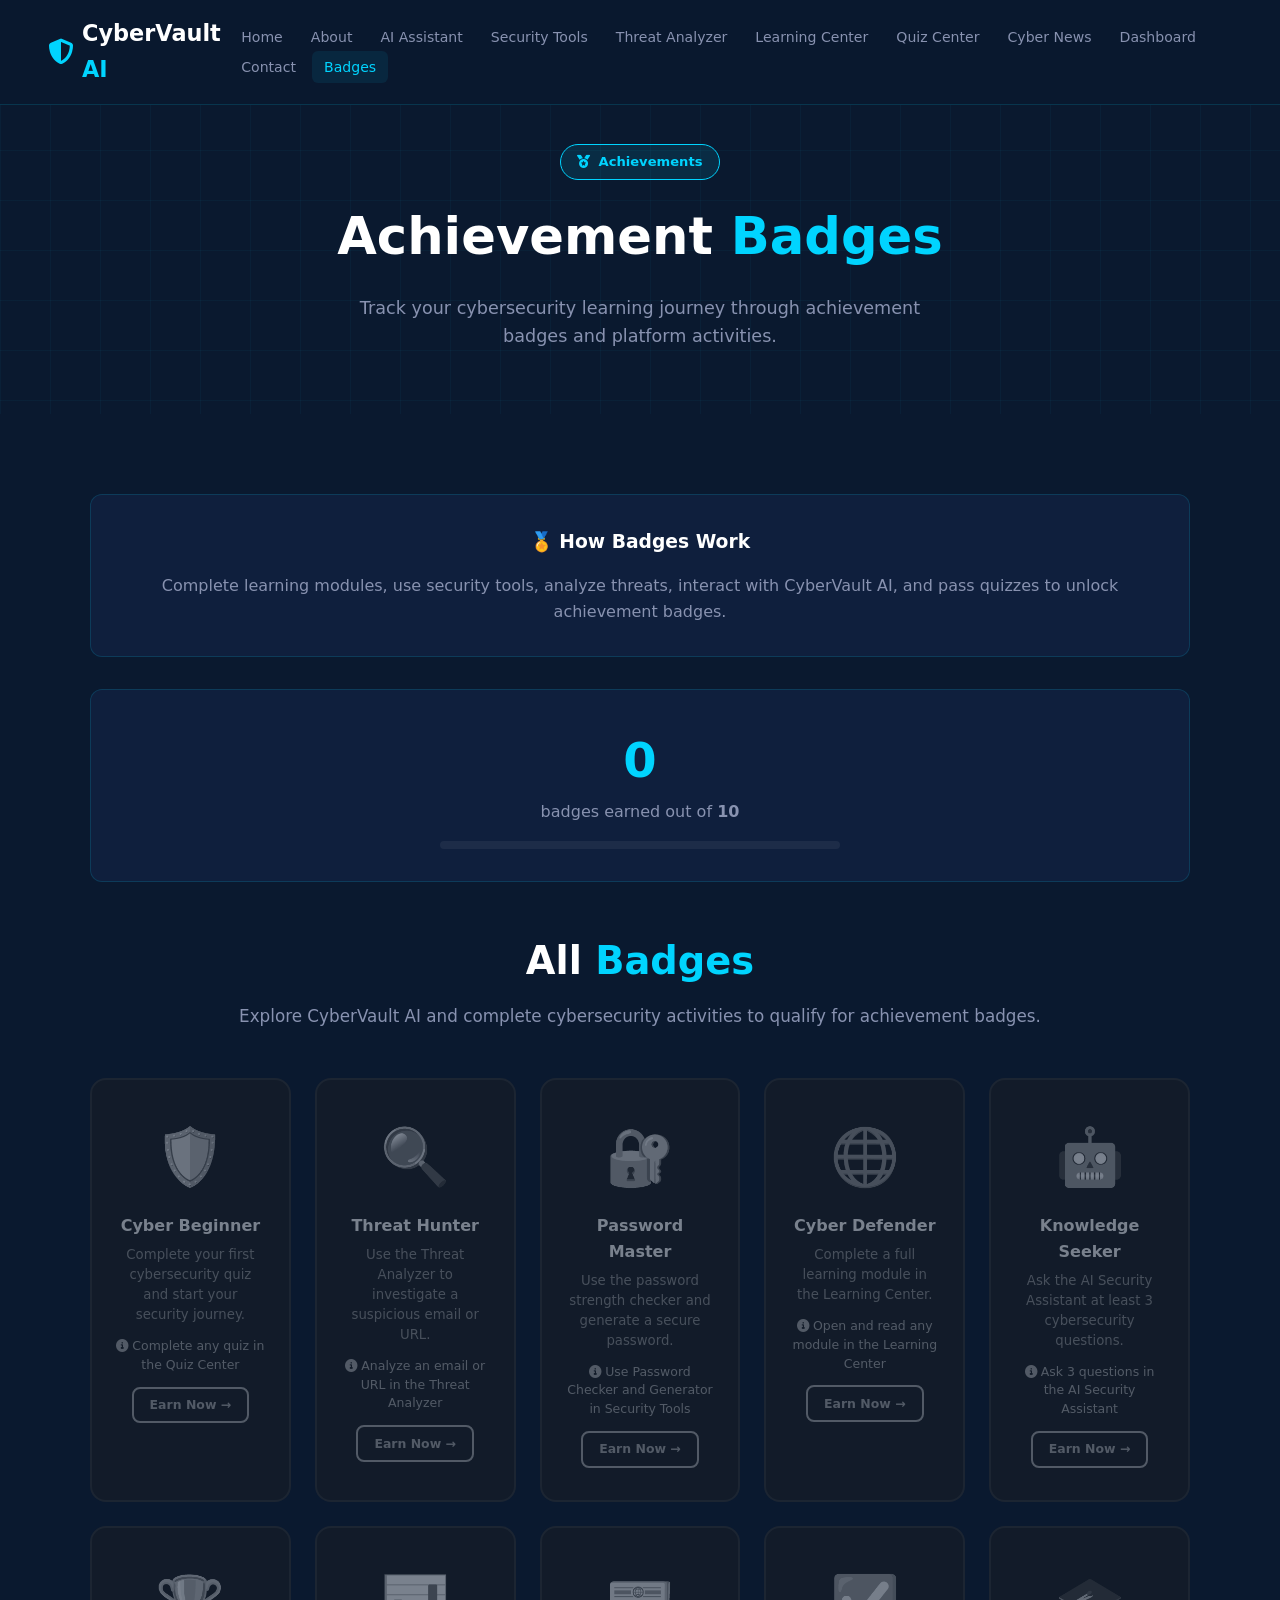
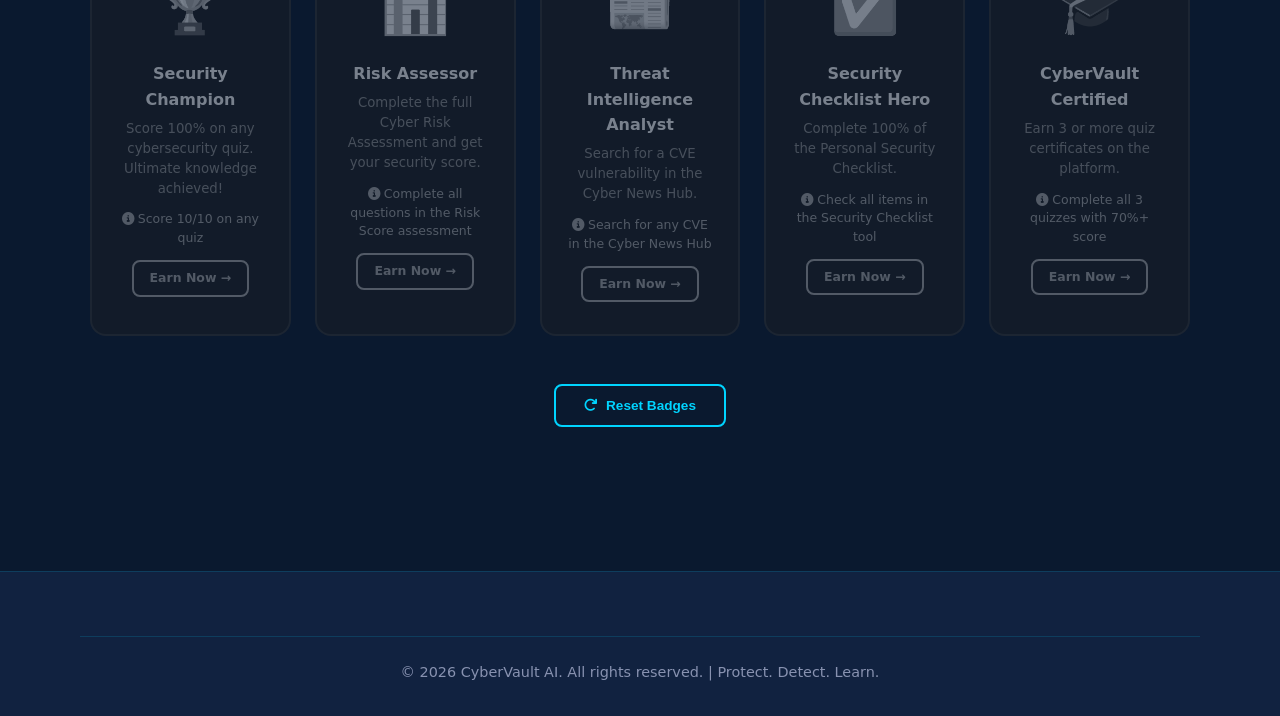
<file: pages/badges.html>
<!DOCTYPE html>
<html lang="en">
<head>
  <meta charset="UTF-8"/>
  <meta name="viewport" content="width=device-width, initial-scale=1.0"/>
  <title>Achievement Badges – CyberVault AI</title>
  <link rel="stylesheet" href="../assets/css/style.css"/>
  <link rel="stylesheet" href="https://cdnjs.cloudflare.com/ajax/libs/font-awesome/6.5.0/css/all.min.css"/>
  <style>
    .badge-grid { display: grid; grid-template-columns: repeat(auto-fit, minmax(200px, 1fr)); gap: 1.5rem; margin-bottom: 3rem; }
    .badge-card {
      padding: 2rem 1.5rem;
      text-align: center;
      border-radius: 16px;
      border: 2px solid var(--border);
      background: var(--card);
      transition: var(--transition);
      position: relative;
      overflow: hidden;
    }
    .badge-card.earned {
      border-color: var(--accent);
      box-shadow: 0 0 24px rgba(0,212,255,0.2);
    }
    .badge-card.locked { opacity: 0.45; filter: grayscale(1); }
    .badge-card:not(.locked):hover { transform: translateY(-6px); box-shadow: var(--glow); }
    .badge-icon { font-size: 3.5rem; margin-bottom: 0.75rem; display: block; }
    .badge-card h3 { font-size: 1rem; margin-bottom: 0.4rem; }
    .badge-card p { color: var(--text-muted); font-size: 0.83rem; margin-bottom: 0.75rem; line-height: 1.5; }
    .badge-status { font-size: 0.78rem; font-weight: 700; padding: 0.25rem 0.75rem; border-radius: 50px; display: inline-block; }
    .status-earned { background: rgba(0,255,179,0.15); color: var(--accent2); }
    .status-locked { background: rgba(255,255,255,0.06); color: var(--text-muted); }
    .badge-card.earned::after {
      content: '✓';
      position: absolute;
      top: 10px; right: 14px;
      color: var(--accent2);
      font-size: 1.1rem;
      font-weight: 900;
    }
    .progress-summary { padding: 2rem; text-align: center; margin-bottom: 3rem; }
    .big-progress { font-size: 3rem; font-weight: 900; color: var(--accent); }
  </style>
</head>
<body>
  <nav class="navbar" id="navbar">
    <div class="nav-brand" onclick="location.href='../index.html'"><i class="fas fa-shield-halved"></i><span>CyberVault <span class="accent">AI</span></span></div>
    <ul class="nav-links" id="navLinks">
      <li><a href="../index.html">Home</a></li>
      <li><a href="about.html">About</a></li>
      <li><a href="assistant.html">AI Assistant</a></li>
      <li><a href="tools.html">Security Tools</a></li>
      <li><a href="threat.html">Threat Analyzer</a></li>
      <li><a href="learning.html">Learning Center</a></li>
      <li><a href="quiz.html">Quiz Center</a></li>
      <li><a href="news.html">Cyber News</a></li>
      <li><a href="dashboard.html">Dashboard</a></li>
      <li><a href="contact.html">Contact</a></li>
	  <li><a href="badges.html" class="active">Badges</a></li>
    </ul>
    <button class="hamburger" id="hamburger"><i class="fas fa-bars"></i></button>
  </nav>

  <section class="page-hero">
    <div class="page-badge"><i class="fas fa-medal"></i> Achievements</div>
    <h1>Achievement <span class="accent">Badges</span></h1>
    <p>Track your cybersecurity learning journey through achievement badges and platform activities.</p>
  </section>

  <div class="section" style="max-width:1100px">
  
	<div class="glass" style="padding:2rem;margin-bottom:2rem;text-align:center">
  <h3 style="margin-bottom:1rem">🏅 How Badges Work</h3>

  <p style="color:var(--text-muted)">
    Complete learning modules, use security tools,
    analyze threats, interact with CyberVault AI,
    and pass quizzes to unlock achievement badges.
  </p>
</div>
  
    <!-- PROGRESS -->
    <div class="progress-summary glass">
      <div class="big-progress" id="earnedCount">0</div>
      <p style="color:var(--text-muted);margin-bottom:0.25rem">badges earned out of <strong id="totalCount">0</strong></p>
      <div class="strength-bar-wrap" style="max-width:400px;margin:1rem auto 0"><div class="strength-bar" id="badgeProgressBar"></div></div>
    </div>

    <!-- BADGES -->
    <div class="section-header">
      <h2>All <span class="accent">Badges</span></h2>
      <p>Explore CyberVault AI and complete cybersecurity activities to qualify for achievement badges.</p>
    </div>

    <div class="badge-grid" id="badgeGrid"></div>

    <!-- RESET -->
    <div style="text-align:center;margin-top:2rem">
      <button class="btn btn-outline" onclick="resetBadges()" style="font-size:0.85rem"><i class="fas fa-redo"></i> Reset Badges</button>
    </div>
  </div>

  <footer class="footer">
    <div class="footer-bottom"><p>© 2026 CyberVault AI. All rights reserved. | Protect. Detect. Learn.</p></div>
  </footer>

  <script src="../assets/js/main.js"></script>
  <script>
    const BADGES = [
      {
        id: 'cyber_beginner',
        icon: '🛡️',
        name: 'Cyber Beginner',
        desc: 'Complete your first cybersecurity quiz and start your security journey.',
        howTo: 'Complete any quiz in the Quiz Center',
        link: 'quiz.html',
        linkText: 'Go to Quiz Center',
        color: '#00D4FF'
      },
      {
        id: 'threat_hunter',
        icon: '🔍',
        name: 'Threat Hunter',
        desc: 'Use the Threat Analyzer to investigate a suspicious email or URL.',
        howTo: 'Analyze an email or URL in the Threat Analyzer',
        link: 'threat.html',
        linkText: 'Go to Threat Analyzer',
        color: '#FF6B6B'
      },
      {
        id: 'password_master',
        icon: '🔐',
        name: 'Password Master',
        desc: 'Use the password strength checker and generate a secure password.',
        howTo: 'Use Password Checker and Generator in Security Tools',
        link: 'tools.html',
        linkText: 'Go to Security Tools',
        color: '#FFC832'
      },
      {
        id: 'cyber_defender',
        icon: '🌐',
        name: 'Cyber Defender',
        desc: 'Complete a full learning module in the Learning Center.',
        howTo: 'Open and read any module in the Learning Center',
        link: 'learning.html',
        linkText: 'Go to Learning Center',
        color: '#A855F7'
      },
      {
        id: 'knowledge_seeker',
        icon: '🤖',
        name: 'Knowledge Seeker',
        desc: 'Ask the AI Security Assistant at least 3 cybersecurity questions.',
        howTo: 'Ask 3 questions in the AI Security Assistant',
        link: 'assistant.html',
        linkText: 'Go to AI Assistant',
        color: '#00FFB3'
      },
      {
        id: 'security_champion',
        icon: '🏆',
        name: 'Security Champion',
        desc: 'Score 100% on any cybersecurity quiz. Ultimate knowledge achieved!',
        howTo: 'Score 10/10 on any quiz',
        link: 'quiz.html',
        linkText: 'Attempt a Quiz',
        color: '#FFD700'
      },
      {
        id: 'risk_assessor',
        icon: '📊',
        name: 'Risk Assessor',
        desc: 'Complete the full Cyber Risk Assessment and get your security score.',
        howTo: 'Complete all questions in the Risk Score assessment',
        link: 'threat.html',
        linkText: 'Take Risk Assessment',
        color: '#00D4FF'
      },
      {
        id: 'news_watcher',
        icon: '📰',
        name: 'Threat Intelligence Analyst',
        desc: 'Search for a CVE vulnerability in the Cyber News Hub.',
        howTo: 'Search for any CVE in the Cyber News Hub',
        link: 'news.html',
        linkText: 'Go to Cyber News',
        color: '#FF6B6B'
      },
      {
        id: 'checklist_hero',
        icon: '✅',
        name: 'Security Checklist Hero',
        desc: 'Complete 100% of the Personal Security Checklist.',
        howTo: 'Check all items in the Security Checklist tool',
        link: 'tools.html',
        linkText: 'Go to Security Checklist',
        color: '#00FFB3'
      },
      {
        id: 'certified',
        icon: '🎓',
        name: 'CyberVault Certified',
        desc: 'Earn 3 or more quiz certificates on the platform.',
        howTo: 'Complete all 3 quizzes with 70%+ score',
        link: 'quiz.html',
        linkText: 'Take All Quizzes',
        color: '#A855F7'
      }
    ];

    function loadBadges() {
  return JSON.parse(localStorage.getItem('cvai_badges') || '{}');
}

function saveBadges(badges) {
  localStorage.setItem('cvai_badges', JSON.stringify(badges));
}

    function renderBadges() {
      const earned = loadBadges();
      const grid = document.getElementById('badgeGrid');
      let earnedCount = 0;
      grid.innerHTML = BADGES.map(b => {
        const isEarned = !!earned[b.id];
        if (isEarned) earnedCount++;
        return `
        <div class="badge-card ${isEarned ? 'earned' : 'locked'}">
          <span class="badge-icon">${b.icon}</span>
          <h3>${b.name}</h3>
          <p>${b.desc}</p>
          <p style="font-size:0.78rem;color:var(--accent);margin-bottom:0.75rem"><i class="fas fa-info-circle"></i> ${b.howTo}</p>
          ${isEarned
            ? `<span class="badge-status status-earned">🏅 Earned!</span>`
            : `<a href="${b.link}" class="btn btn-outline" style="font-size:0.78rem;padding:0.4rem 1rem">Earn Now →</a>`
          }
        </div>`;
      }).join('');

      document.getElementById('earnedCount').textContent = earnedCount;
      document.getElementById('totalCount').textContent = BADGES.length;
      const pct = Math.round((earnedCount / BADGES.length) * 100);
      const bar = document.getElementById('badgeProgressBar');
      bar.style.width = pct + '%';
      bar.style.background = pct >= 70 ? 'var(--accent2)' : pct >= 40 ? 'var(--accent)' : '#ffc832';
    }

    

    window.resetBadges = function() {
      if (confirm('Reset all badges? This cannot be undone.')) {
        localStorage.removeItem('cvai_badges');
        renderBadges();
      }
    };

    // Demo: allow clicking any locked badge to earn it
document.addEventListener('click', function(e) {
  const card = e.target.closest('.badge-card.locked');

  if (card && e.target.tagName !== 'A') {
    const idx = Array.from(
      document.querySelectorAll('.badge-card')
    ).indexOf(card);

    if (idx >= 0) {
      const badge = BADGES[idx];

      if (badge) {
        const earned = loadBadges();

        earned[badge.id] = Date.now();

        saveBadges(earned);

        renderBadges();
      }
    }
  }
});

window.resetBadges = function() {
  if (confirm('Reset all badges? This cannot be undone.')) {
    localStorage.removeItem('cvai_badges');
    renderBadges();
  }
};

renderBadges();
</script>

</body>
</html>
</file>
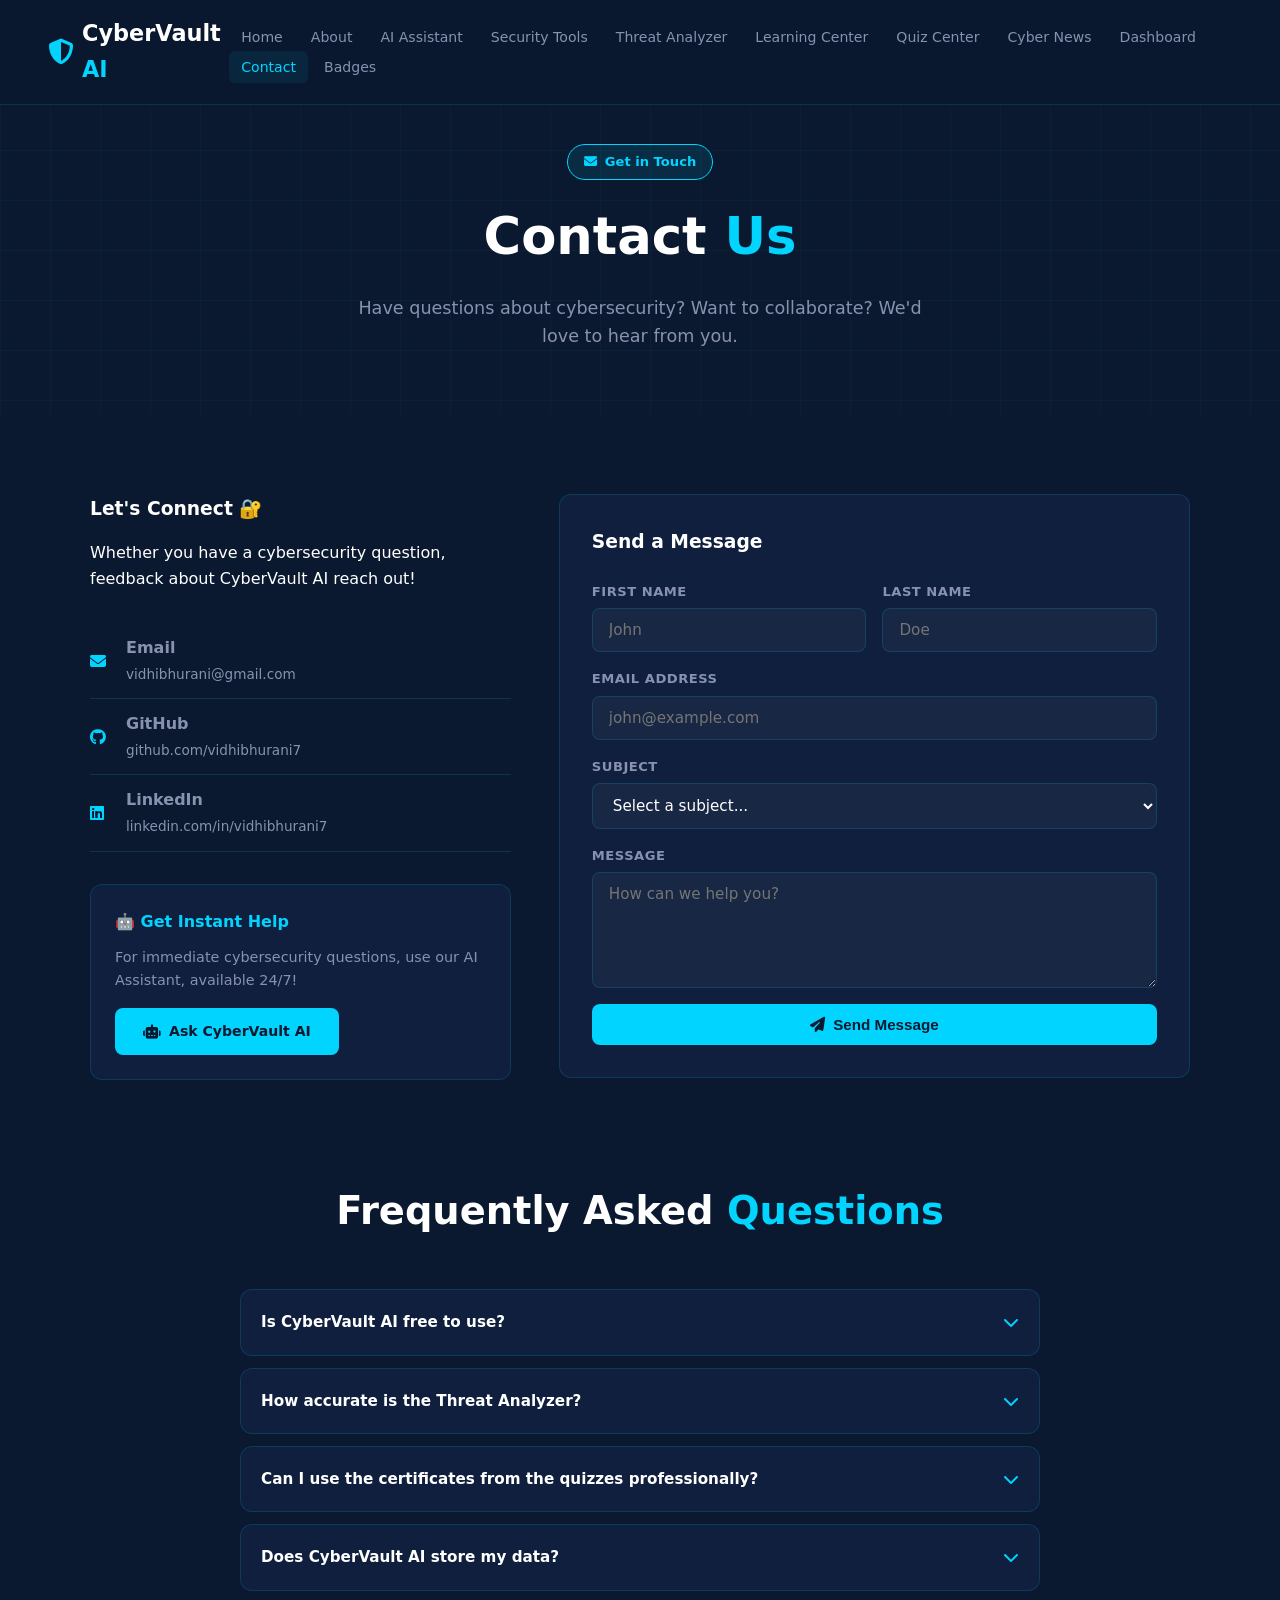
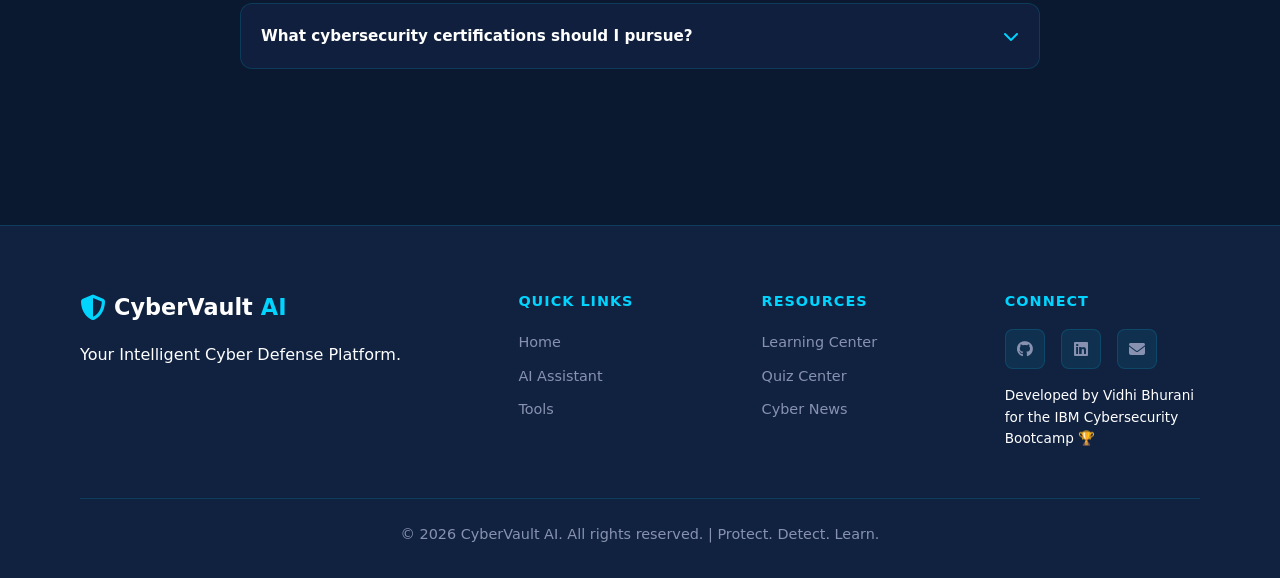
<file: pages/contact.html>
﻿<!DOCTYPE html>
<html lang="en">
<head>
  <meta charset="UTF-8"/>
  <meta name="viewport" content="width=device-width, initial-scale=1.0"/>
  <title>Contact - CyberVault AI</title>
  <link rel="stylesheet" href="../assets/css/style.css"/>
  <link rel="stylesheet" href="https://cdnjs.cloudflare.com/ajax/libs/font-awesome/6.5.0/css/all.min.css"/>
</head>
<body>
  <nav class="navbar" id="navbar">
    <div class="nav-brand" onclick="location.href='../index.html'"><i class="fas fa-shield-halved"></i><span>CyberVault <span class="accent">AI</span></span></div>
    <ul class="nav-links" id="navLinks">
      <li><a href="../index.html">Home</a></li>
      <li><a href="about.html">About</a></li>
      <li><a href="assistant.html">AI Assistant</a></li>
      <li><a href="tools.html">Security Tools</a></li>
      <li><a href="threat.html">Threat Analyzer</a></li>
      <li><a href="learning.html">Learning Center</a></li>
      <li><a href="quiz.html">Quiz Center</a></li>
      <li><a href="news.html">Cyber News</a></li>
      <li><a href="dashboard.html">Dashboard</a></li>
      <li><a href="contact.html" class="active">Contact</a></li>
	  <li><a href="badges.html"> Badges</a></li>
    </ul>
    <button class="hamburger" id="hamburger"><i class="fas fa-bars"></i></button>
  </nav>

  <section class="page-hero">
    <div class="page-badge"><i class="fas fa-envelope"></i> Get in Touch</div>
    <h1>Contact <span class="accent">Us</span></h1>
    <p>Have questions about cybersecurity? Want to collaborate? We'd love to hear from you.</p>
  </section>

  <div class="section" style="max-width:1100px">
    <div class="contact-grid">
      <!-- INFO -->
      <div>
        <h3 style="margin-bottom:1rem">Let's Connect 🔐</h3>
        <p>Whether you have a cybersecurity question, feedback about CyberVault AI reach out!</p>
        <div style="margin:2rem 0">
          <div class="contact-item"><i class="fas fa-envelope"></i><div><strong>Email</strong><br><span style="font-size:0.85rem">vidhibhurani@gmail.com</span></div></div>
          <div class="contact-item"><i class="fab fa-github"></i><div><strong>GitHub</strong><br><span style="font-size:0.85rem">github.com/vidhibhurani7</span></div></div>
          <div class="contact-item"><i class="fab fa-linkedin"></i><div><strong>LinkedIn</strong><br><span style="font-size:0.85rem">linkedin.com/in/vidhibhurani7</span></div></div>
        </div>
        <div class="glass" style="padding:1.5rem">
          <h4 style="color:var(--accent);margin-bottom:0.75rem">🤖 Get Instant Help</h4>
          <p style="color:var(--text-muted);font-size:0.9rem;margin-bottom:1rem">For immediate cybersecurity questions, use our AI Assistant, available 24/7!</p>
          <a href="assistant.html" class="btn btn-primary" style="font-size:0.88rem"><i class="fas fa-robot"></i> Ask CyberVault AI</a>
        </div>
      </div>

      <!-- FORM -->
      <div class="contact-form glass">
        <h3 style="margin-bottom:1.5rem">Send a Message</h3>
        <div id="contactFormWrap">
          <div class="form-row">
            <div class="form-group">
              <label>First Name</label>
              <input type="text" id="firstName" placeholder="John"/>
            </div>
            <div class="form-group">
              <label>Last Name</label>
              <input type="text" id="lastName" placeholder="Doe"/>
            </div>
          </div>
          <div class="form-group">
            <label>Email Address</label>
            <input type="email" id="contactEmail" placeholder="john@example.com"/>
          </div>
          <div class="form-group">
            <label>Subject</label>
            <select id="contactSubject">
              <option value="">Select a subject...</option>
              <option>Cybersecurity Question</option>
              <option>Project Collaboration</option>
              <option>IBM Bootcamp Inquiry</option>
              <option>Bug Report / Feedback</option>
              <option>General Inquiry</option>
            </select>
          </div>
          <div class="form-group">
            <label>Message</label>
            <textarea id="contactMsg" rows="5" placeholder="How can we help you?"></textarea>
          </div>
          <button class="btn btn-primary" onclick="submitForm()" style="width:100%;justify-content:center"><i class="fas fa-paper-plane"></i> Send Message</button>
        </div>
        <div class="form-success" id="formSuccess">
          <i class="fas fa-circle-check" style="color:var(--accent2)"></i>
          <h3 style="margin-bottom:0.5rem;color:var(--accent2)">Message Sent!</h3>
          <p style="color:var(--text-muted)">Thank you for reaching out. We'll get back to you within 24 hours. 🔐</p>
          <a href="#" class="btn btn-outline mt2" onclick="resetForm()">Send Another Message</a>
        </div>
      </div>
    </div>

    <!-- FAQ -->
    <div style="margin-top:5rem">
      <div class="section-header">
        <h2>Frequently Asked <span class="accent">Questions</span></h2>
      </div>
      <div id="faqList" style="max-width:800px;margin:0 auto"></div>
    </div>
  </div>

  <footer class="footer">
    <div class="footer-grid">
      <div>
        <div class="nav-brand" style="margin-bottom:1rem"><i class="fas fa-shield-halved"></i> CyberVault <span class="accent">AI</span></div>
        <p>Your Intelligent Cyber Defense Platform.</p>
      </div>
      <div><h4>Quick Links</h4><ul><li><a href="../index.html">Home</a></li><li><a href="assistant.html">AI Assistant</a></li><li><a href="tools.html">Tools</a></li></ul></div>
      <div><h4>Resources</h4><ul><li><a href="learning.html">Learning Center</a></li><li><a href="quiz.html">Quiz Center</a></li><li><a href="news.html">Cyber News</a></li></ul></div>
      <div><h4>Connect</h4><div class="social-links"><a href="https://github.com/vidhibhurani7" target="_blank">
    <i class="fab fa-github"></i>
</a>

<a href="https://linkedin.com/in/vidhibhurani7" target="_blank">
    <i class="fab fa-linkedin"></i>
</a>
<a href="mailto:vidhibhurani@gmail.com">
    <i class="fas fa-envelope"></i>
</a></div>
<p style="margin-top:1rem;font-size:0.85rem"><p style="margin-top:1rem;font-size:0.85rem">
Developed by Vidhi Bhurani for the IBM Cybersecurity Bootcamp 🏆
</p>
</p>
</div>
    </div>
    <div class="footer-bottom"><p>© 2026 CyberVault AI. All rights reserved. | Protect. Detect. Learn.</p></div>
  </footer>

  <script src="../assets/js/main.js"></script>
  <script>
    const FAQS = [
      { q: 'Is CyberVault AI free to use?', a: 'Yes! CyberVault AI is completely free. It was developed for everyone to use for educational purposes.' },
      { q: 'How accurate is the Threat Analyzer?', a: 'The Threat Analyzer provides educational demonstrations of threat analysis techniques. It uses pattern matching and known phishing/malware indicators. For production security decisions, always use enterprise-grade tools.' },
      { q: 'Can I use the certificates from the quizzes professionally?', a: 'CyberVault AI certificates demonstrate your completion of our educational quizzes and can be shared on portfolios. For industry-recognized credentials, pursue certifications like CompTIA Security+, CEH, or CISSP.' },
      { q: 'Does CyberVault AI store my data?', a: 'All analysis is performed client-side in your browser. No emails, passwords, or URLs you enter are sent to any server. Your privacy is our priority.' },
      { q: 'What cybersecurity certifications should I pursue?', a: 'For beginners: CompTIA Security+, CC (Certified in Cybersecurity by ISC2 — free!). Intermediate: CEH, CompTIA CySA+. Advanced: CISSP, OSCP, CISM. Ask our AI Assistant for personalized recommendations!' },
    ];

    function renderFAQs() {
      document.getElementById('faqList').innerHTML = FAQS.map((f, i) => `
        <div class="glass" style="margin-bottom:0.75rem;overflow:hidden">
          <div onclick="toggleFAQ(${i})" style="padding:1.25rem;cursor:pointer;display:flex;justify-content:space-between;align-items:center;gap:1rem">
            <h4 style="font-size:0.95rem;font-weight:600">${f.q}</h4>
            <i class="fas fa-chevron-down faq-icon-${i}" style="color:var(--accent);flex-shrink:0;transition:0.3s"></i>
          </div>
          <div id="faq-${i}" style="display:none;padding:0 1.25rem 1.25rem;color:var(--text-muted);font-size:0.9rem;line-height:1.7;border-top:1px solid var(--border);padding-top:1rem">${f.a}</div>
        </div>`).join('');
    }

    window.toggleFAQ = function(i) {
      const el = document.getElementById('faq-' + i);
      const icon = document.querySelector('.faq-icon-' + i);
      const isOpen = el.style.display === 'block';
      el.style.display = isOpen ? 'none' : 'block';
      icon.style.transform = isOpen ? 'rotate(0deg)' : 'rotate(180deg)';
    };

    window.submitForm = function() {
      const first = document.getElementById('firstName').value.trim();
      const email = document.getElementById('contactEmail').value.trim();
      const msg = document.getElementById('contactMsg').value.trim();
      if (!first || !email || !msg) { alert('Please fill in all required fields.'); return; }
      document.getElementById('contactFormWrap').style.display = 'none';
      document.getElementById('formSuccess').classList.add('active');
    };

    window.resetForm = function() {
      document.getElementById('firstName').value = '';
      document.getElementById('lastName').value = '';
      document.getElementById('contactEmail').value = '';
      document.getElementById('contactMsg').value = '';
      document.getElementById('contactFormWrap').style.display = 'block';
      document.getElementById('formSuccess').classList.remove('active');
    };

    renderFAQs();
  </script>
</body>
</html>
</file>
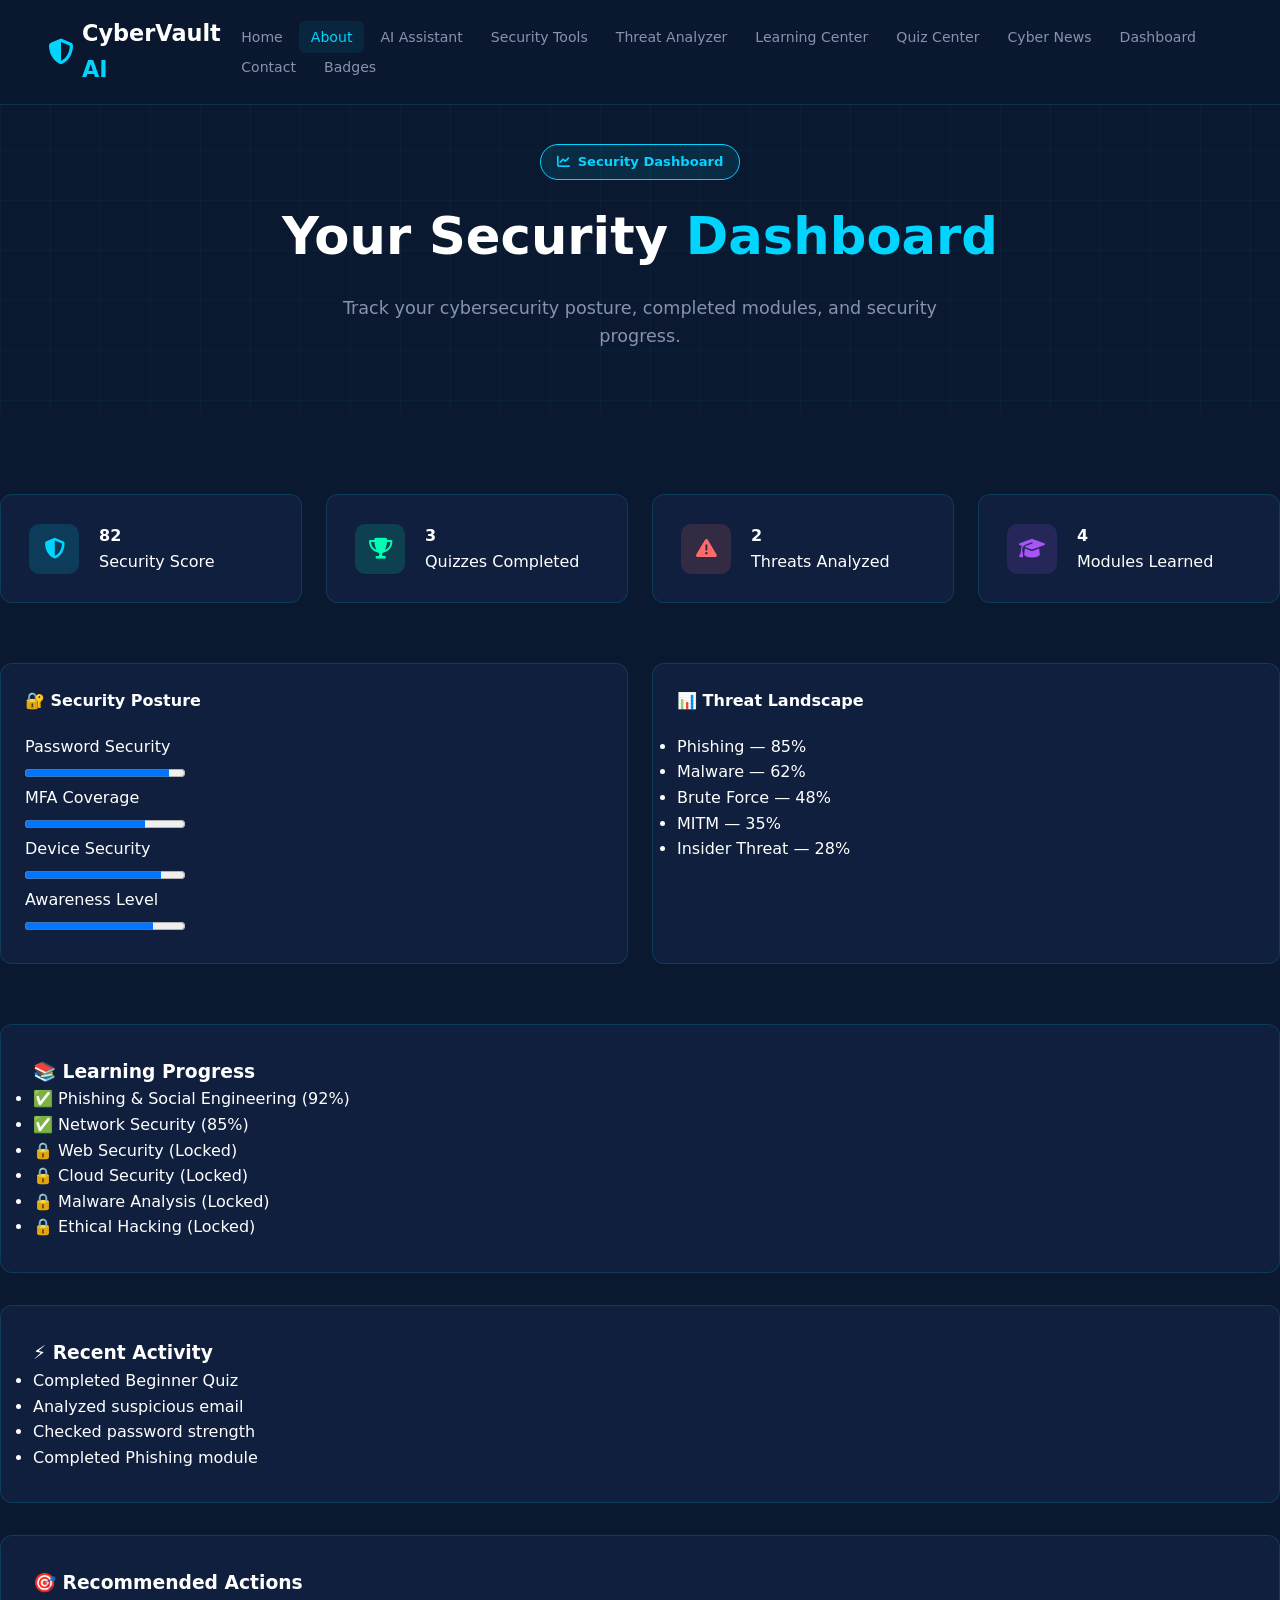
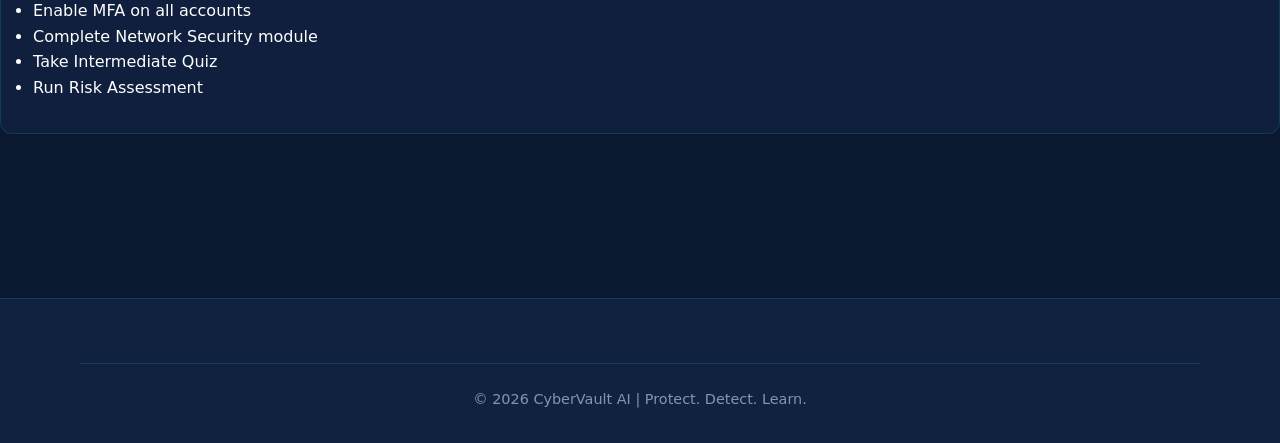
<file: pages/dashboard.html>
﻿<!DOCTYPE html>
<html lang="en">
<head>
<meta charset="UTF-8">
<meta name="viewport" content="width=device-width, initial-scale=1.0">
<title>Dashboard - CyberVault AI</title>

<link rel="stylesheet" href="../assets/css/style.css">
<link rel="stylesheet" href="https://cdnjs.cloudflare.com/ajax/libs/font-awesome/6.5.0/css/all.min.css">

</head>
<body>

<nav class="navbar" id="navbar">
    <div class="nav-brand" onclick="location.href='../index.html'"><i class="fas fa-shield-halved"></i><span>CyberVault <span class="accent">AI</span></span></div>
    <ul class="nav-links" id="navLinks">
      <li><a href="../index.html">Home</a></li>
      <li><a href="about.html" class="active">About</a></li>
      <li><a href="assistant.html">AI Assistant</a></li>
      <li><a href="tools.html">Security Tools</a></li>
      <li><a href="threat.html">Threat Analyzer</a></li>
      <li><a href="learning.html">Learning Center</a></li>
      <li><a href="quiz.html">Quiz Center</a></li>
      <li><a href="news.html">Cyber News</a></li>
      <li><a href="dashboard.html">Dashboard</a></li>
      <li><a href="contact.html">Contact</a></li>
      <li><a href="badges.html">Badges</a></li>
    </ul>
    <button class="hamburger" id="hamburger"><i class="fas fa-bars"></i></button>
  </nav>

<section class="page-hero">
  <div class="page-badge">
    <i class="fas fa-chart-line"></i>
    Security Dashboard
  </div>

  <h1>Your Security <span class="accent">Dashboard</span></h1>

  <p>
    Track your cybersecurity posture, completed modules,
    and security progress.
  </p>
</section>

<section class="section">

  <div class="dashboard-grid">

    <div class="dash-stat glass">
      <div class="dash-stat-icon icon-blue">
        <i class="fas fa-shield-halved"></i>
      </div>
      <div>
        <h4>82</h4>
        <p>Security Score</p>
      </div>
    </div>

    <div class="dash-stat glass">
      <div class="dash-stat-icon icon-green">
        <i class="fas fa-trophy"></i>
      </div>
      <div>
        <h4>3</h4>
        <p>Quizzes Completed</p>
      </div>
    </div>

    <div class="dash-stat glass">
      <div class="dash-stat-icon icon-red">
        <i class="fas fa-triangle-exclamation"></i>
      </div>
      <div>
        <h4>2</h4>
        <p>Threats Analyzed</p>
      </div>
    </div>

    <div class="dash-stat glass">
      <div class="dash-stat-icon icon-purple">
        <i class="fas fa-graduation-cap"></i>
      </div>
      <div>
        <h4>4</h4>
        <p>Modules Learned</p>
      </div>
    </div>

  </div>

  <div class="dashboard-charts">

    <div class="glass chart-container">
      <h4>🔐 Security Posture</h4>

      <p>Password Security</p>
      <progress value="90" max="100"></progress>

      <p>MFA Coverage</p>
      <progress value="75" max="100"></progress>

      <p>Device Security</p>
      <progress value="85" max="100"></progress>

      <p>Awareness Level</p>
      <progress value="80" max="100"></progress>
    </div>

    <div class="glass chart-container">
      <h4>📊 Threat Landscape</h4>

      <ul>
        <li>Phishing — 85%</li>
        <li>Malware — 62%</li>
        <li>Brute Force — 48%</li>
        <li>MITM — 35%</li>
        <li>Insider Threat — 28%</li>
      </ul>
    </div>

  </div>

  <div class="glass" style="padding:2rem;margin-top:2rem;">

    <h3>📚 Learning Progress</h3>

    <ul>
      <li>✅ Phishing & Social Engineering (92%)</li>
      <li>✅ Network Security (85%)</li>
      <li>🔒 Web Security (Locked)</li>
      <li>🔒 Cloud Security (Locked)</li>
      <li>🔒 Malware Analysis (Locked)</li>
      <li>🔒 Ethical Hacking (Locked)</li>
    </ul>

  </div>

  <div class="glass" style="padding:2rem;margin-top:2rem;">

    <h3>⚡ Recent Activity</h3>

    <ul>
      <li>Completed Beginner Quiz</li>
      <li>Analyzed suspicious email</li>
      <li>Checked password strength</li>
      <li>Completed Phishing module</li>
    </ul>

  </div>

  <div class="glass" style="padding:2rem;margin-top:2rem;">

    <h3>🎯 Recommended Actions</h3>

    <ul>
      <li>Enable MFA on all accounts</li>
      <li>Complete Network Security module</li>
      <li>Take Intermediate Quiz</li>
      <li>Run Risk Assessment</li>
    </ul>

  </div>

</section>

<footer class="footer">
  <div class="footer-bottom">
    <p>© 2026 CyberVault AI | Protect. Detect. Learn.</p>
  </div>
</footer>

<script src="../assets/js/main.js"></script>

</body>
</html>
</file>
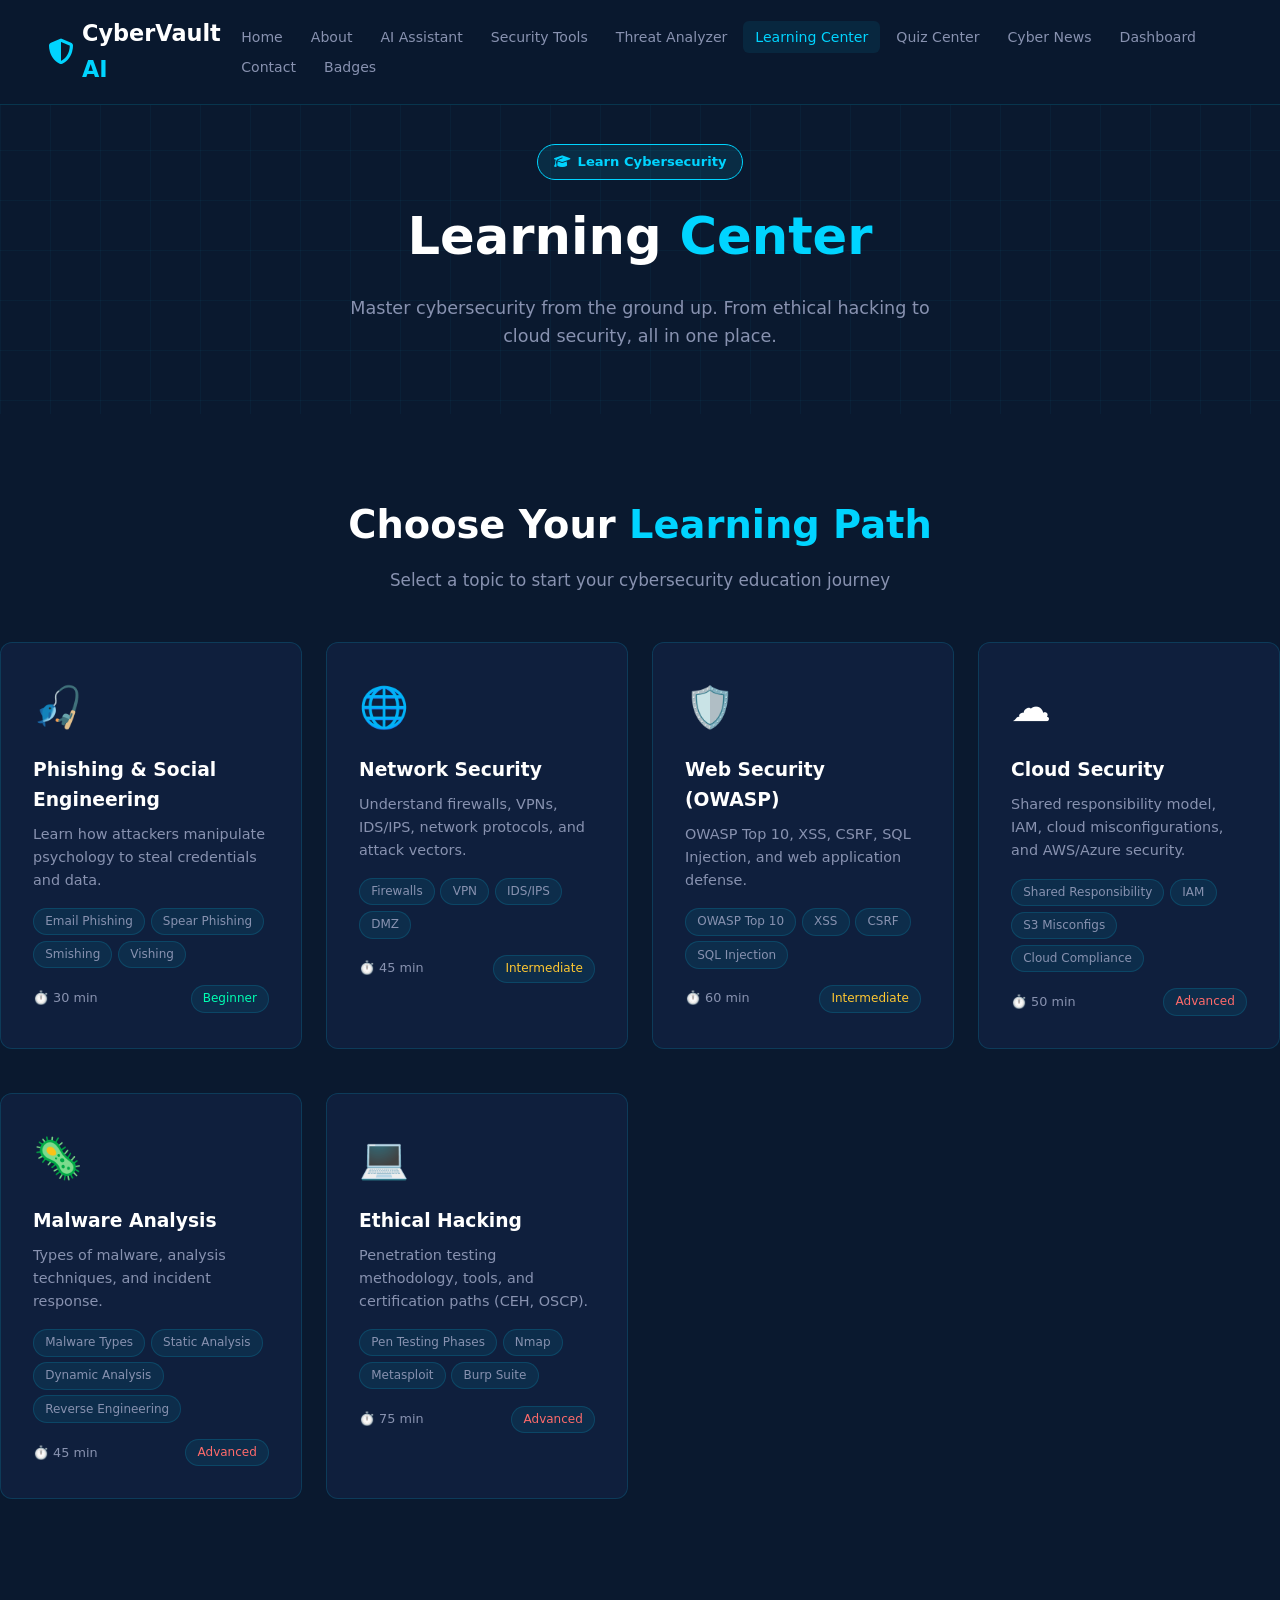
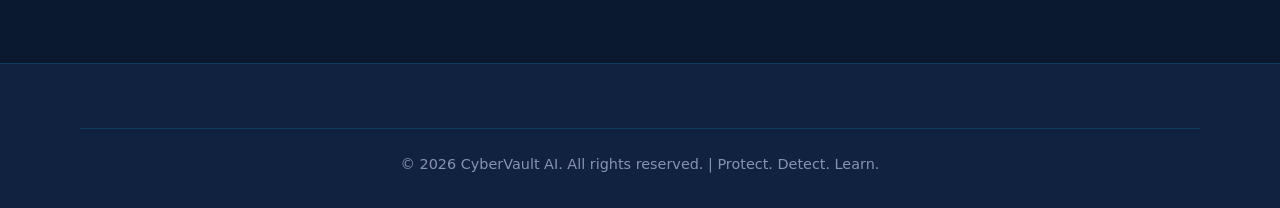
<file: pages/learning.html>
﻿<!DOCTYPE html>
<html lang="en">
<head>
  <meta charset="UTF-8"/>
  <meta name="viewport" content="width=device-width, initial-scale=1.0"/>
  <title>Learning Center - CyberVault AI</title>
  <link rel="stylesheet" href="../assets/css/style.css"/>
  <link rel="stylesheet" href="https://cdnjs.cloudflare.com/ajax/libs/font-awesome/6.5.0/css/all.min.css"/>
</head>
<body>
  <nav class="navbar" id="navbar">
    <div class="nav-brand" onclick="location.href='../index.html'"><i class="fas fa-shield-halved"></i><span>CyberVault <span class="accent">AI</span></span></div>
    <ul class="nav-links" id="navLinks">
      <li><a href="../index.html">Home</a></li>
      <li><a href="about.html">About</a></li>
      <li><a href="assistant.html">AI Assistant</a></li>
      <li><a href="tools.html">Security Tools</a></li>
      <li><a href="threat.html">Threat Analyzer</a></li>
      <li><a href="learning.html" class="active">Learning Center</a></li>
      <li><a href="quiz.html">Quiz Center</a></li>
      <li><a href="news.html">Cyber News</a></li>
      <li><a href="dashboard.html">Dashboard</a></li>
      <li><a href="contact.html">Contact</a></li>
      <li><a href="badges.html"> Badges</a></li>
    </ul>
    <button class="hamburger" id="hamburger"><i class="fas fa-bars"></i></button>
  </nav>

  <section class="page-hero">
    <div class="page-badge"><i class="fas fa-graduation-cap"></i> Learn Cybersecurity</div>
    <h1>Learning <span class="accent">Center</span></h1>
    <p>Master cybersecurity from the ground up. From ethical hacking to cloud security, all in one place.</p>
  </section>

  <div class="section" id="courseGrid">
    <div class="section-header">
      <h2>Choose Your <span class="accent">Learning Path</span></h2>
      <p>Select a topic to start your cybersecurity education journey</p>
    </div>
    <div class="learning-grid" id="learningGrid"></div>
  </div>

  <!-- LESSON VIEW -->
  <div class="section lesson-detail" id="lessonView" style="max-width:900px">
    <button class="btn btn-outline mb2" onclick="backToCourses()"><i class="fas fa-arrow-left"></i> Back to Courses</button>
    <div id="lessonContent"></div>
  </div>

  <footer class="footer">
    <div class="footer-bottom"><p>© 2026 CyberVault AI. All rights reserved. | Protect. Detect. Learn.</p></div>
  </footer>

  <script src="../assets/js/main.js"></script>
  <script>
    const courses = [
      {
        id: 'phishing', icon: '🎣', title: 'Phishing & Social Engineering',
        level: 'Beginner', duration: '30 min', desc: 'Learn how attackers manipulate psychology to steal credentials and data.',
        topics: ['Email Phishing', 'Spear Phishing', 'Smishing', 'Vishing', 'Pretexting', 'Baiting'],
        content: `
          <h2 style="margin-bottom:1rem">🎣 Phishing & Social Engineering</h2>
          <div style="display:flex;gap:0.75rem;flex-wrap:wrap;margin-bottom:2rem">
            <span class="topic-pill">🟢 Beginner</span>
            <span class="topic-pill">⏱️ 30 min</span>
            <span class="topic-pill">📖 Interactive</span>
          </div>
          <div class="glass" style="padding:2rem;margin-bottom:1.5rem">
            <h3 style="color:var(--accent);margin-bottom:1rem">📌 What is Phishing?</h3>
            <p style="color:var(--text-muted);line-height:1.8;margin-bottom:1rem">
              Phishing is one of the most common cyberattacks. It involves attackers impersonating trusted sources to trick victims into revealing sensitive information or clicking malicious links.
            </p>
            <p style="color:var(--text-muted);line-height:1.8">
              According to IBM's 2023 Cost of Data Breach Report, phishing is the #1 cause of data breaches, responsible for <strong style="color:var(--accent)">90% of all cyberattacks</strong>.
            </p>
          </div>
          <div class="glass" style="padding:2rem;margin-bottom:1.5rem">
            <h3 style="color:var(--accent);margin-bottom:1rem">🎯 Types of Phishing Attacks</h3>
            <div style="display:grid;grid-template-columns:repeat(auto-fit,minmax(240px,1fr));gap:1rem">
              ${[
                {t:'Email Phishing', d:'Mass emails impersonating banks, PayPal, or tech companies', c:'#ff6b6b'},
                {t:'Spear Phishing', d:'Targeted attack on a specific person using personal details', c:'#ffc832'},
                {t:'Whaling', d:'Targeting high-level executives (CEOs, CFOs)', c:'#a855f7'},
                {t:'Smishing', d:'SMS text message phishing attacks', c:'#00D4FF'},
                {t:'Vishing', d:'Voice call phishing, fake tech support, IRS, etc.', c:'#00ffb3'},
                {t:'Clone Phishing', d:'Copying a real email and replacing links with malicious ones', c:'#ff6b6b'}
              ].map(i => `<div style="padding:1rem;background:rgba(255,255,255,0.03);border-radius:8px;border-left:3px solid ${i.c}">
                <h4 style="color:${i.c};margin-bottom:0.35rem">${i.t}</h4>
                <p style="color:var(--text-muted);font-size:0.85rem">${i.d}</p>
              </div>`).join('')}
            </div>
          </div>
          <div class="glass" style="padding:2rem;margin-bottom:1.5rem">
            <h3 style="color:var(--accent);margin-bottom:1rem">🔍 How to Identify Phishing</h3>
            <ul style="list-style:none">
              ${['Sender email doesn\'t match the company domain (e.g., support@paypa1.com)','Urgent or threatening language ("Act NOW or your account will be closed!")','Generic greetings ("Dear Customer" instead of your name)','Suspicious or shortened links that don\'t match the stated destination','Poor grammar, spelling mistakes, and unusual formatting','Requests for sensitive information (passwords, credit cards, SSN)','Unexpected attachments, especially .zip, .exe, .docx files'].map(i => `
              <li style="display:flex;gap:0.75rem;padding:0.6rem 0;border-bottom:1px solid var(--border);color:var(--text-muted);font-size:0.9rem">
                <span style="color:var(--accent3);flex-shrink:0">⚠️</span>${i}
              </li>`).join('')}
            </ul>
          </div>
          <div class="glass" style="padding:2rem">
            <h3 style="color:var(--accent2);margin-bottom:1rem">🛡️ Defense Strategies</h3>
            ${['Enable email filtering and anti-spam solutions','Never click links in emails, visit websites directly by typing the URL','Use Multi-Factor Authentication (MFA) so stolen passwords aren\'t enough','Report phishing emails to your IT team and email provider','Use browser extensions like Netcraft or PhishDetector','Attend regular security awareness training'].map(i => `
            <div style="display:flex;gap:0.75rem;align-items:flex-start;padding:0.6rem 0;border-bottom:1px solid var(--border)">
              <span style="color:var(--accent2);flex-shrink:0">✅</span>
              <p style="color:var(--text-muted);font-size:0.9rem">${i}</p>
            </div>`).join('')}
          </div>
          <div style="text-align:center;margin-top:2rem">
            <a href="quiz.html" class="btn btn-primary"><i class="fas fa-trophy"></i> Test Your Knowledge</a>
          </div>`
      },
      {
        id: 'network', icon: '🌐', title: 'Network Security',
        level: 'Intermediate', duration: '45 min', desc: 'Understand firewalls, VPNs, IDS/IPS, network protocols, and attack vectors.',
        topics: ['Firewalls', 'VPN', 'IDS/IPS', 'DMZ', 'Port Scanning', 'MITM Attacks'],
        content: `
          <h2 style="margin-bottom:1rem">🌐 Network Security</h2>
          <div style="display:flex;gap:0.75rem;flex-wrap:wrap;margin-bottom:2rem">
            <span class="topic-pill">🟡 Intermediate</span><span class="topic-pill">⏱️ 45 min</span>
          </div>
          <div class="glass" style="padding:2rem;margin-bottom:1.5rem">
            <h3 style="color:var(--accent);margin-bottom:1rem">Network Security Fundamentals</h3>
            <p style="color:var(--text-muted);line-height:1.8">Network security protects the integrity, confidentiality, and availability of data as it travels across or is stored in networked systems.</p>
          </div>
          <div class="glass" style="padding:2rem;margin-bottom:1.5rem">
            <h3 style="color:var(--accent);margin-bottom:1rem">Key Concepts</h3>
            ${[
              {t:'🔥 Firewall', d:'A network security device that monitors and controls incoming/outgoing traffic based on predefined rules. Types: packet-filtering, stateful, next-generation (NGFW).'},
              {t:'🌐 VPN', d:'Creates an encrypted tunnel for secure remote access. Types: SSL VPN (remote access) and IPSec VPN (site-to-site). Hides IP and encrypts traffic.'},
              {t:'🔍 IDS/IPS', d:'Intrusion Detection System (IDS) detects threats. Intrusion Prevention System (IPS) actively blocks them. Key difference: IDS alerts, IPS acts.'},
              {t:'🏰 DMZ', d:'Demilitarized Zone, a network segment between internal trusted network and the internet, hosting public-facing services like web servers.'},
              {t:'🕵️ Port Scanning', d:'Used by both defenders (network discovery) and attackers (reconnaissance). Tools: nmap. Common ports: 80 (HTTP), 443 (HTTPS), 22 (SSH), 3389 (RDP).'}
            ].map(i => `<div style="padding:1.25rem;background:rgba(255,255,255,0.03);border-radius:8px;border-left:3px solid var(--accent);margin-bottom:0.75rem">
              <h4 style="margin-bottom:0.35rem">${i.t}</h4>
              <p style="color:var(--text-muted);font-size:0.88rem;line-height:1.6">${i.d}</p>
            </div>`).join('')}
          </div>
          <div class="glass" style="padding:2rem">
            <h3 style="color:var(--accent3);margin-bottom:1rem">⚠️ Common Network Attacks</h3>
            ${['Man-in-the-Middle (MITM)  Intercepting communications between two parties','DDoS (Distributed Denial of Service), Flooding servers with traffic to crash them','ARP Poisoning, Linking attacker\'s MAC address to legitimate IP','DNS Spoofing, Corrupting DNS cache to redirect users to malicious sites','Packet Sniffing,  Capturing unencrypted network traffic'].map(i => `
            <div style="display:flex;gap:0.75rem;padding:0.6rem 0;border-bottom:1px solid var(--border);font-size:0.9rem;color:var(--text-muted)">
              <span style="color:var(--accent3)">⚡</span>${i}
            </div>`).join('')}
          </div>`
      },
      {
        id: 'websec', icon: '🛡️', title: 'Web Security (OWASP)',
        level: 'Intermediate', duration: '60 min', desc: 'OWASP Top 10, XSS, CSRF, SQL Injection, and web application defense.',
        topics: ['OWASP Top 10', 'XSS', 'CSRF', 'SQL Injection', 'Broken Auth', 'SSRF'],
        content: `
          <h2 style="margin-bottom:1rem">🛡️ Web Security & OWASP Top 10</h2>
          <div style="display:flex;gap:0.75rem;flex-wrap:wrap;margin-bottom:2rem">
            <span class="topic-pill">🟡 Intermediate</span><span class="topic-pill">⏱️ 60 min</span>
          </div>
          <div class="glass" style="padding:2rem;margin-bottom:1.5rem">
            <h3 style="color:var(--accent);margin-bottom:1rem">OWASP Top 10 (2021)</h3>
            <p style="color:var(--text-muted);margin-bottom:1.5rem;line-height:1.8">The OWASP Top 10 is the definitive list of the most critical web application security risks, maintained by the Open Web Application Security Project.</p>
            <div style="display:grid;gap:0.75rem">
              ${[
                {n:'A01', t:'Broken Access Control', d:'Users can act outside intended permissions'},
                {n:'A02', t:'Cryptographic Failures', d:'Sensitive data exposed due to weak/missing encryption'},
                {n:'A03', t:'Injection', d:'SQL, NoSQL, OS, LDAP injection attacks'},
                {n:'A04', t:'Insecure Design', d:'Missing security controls in design phase'},
                {n:'A05', t:'Security Misconfiguration', d:'Default settings, unnecessary features enabled'},
                {n:'A06', t:'Vulnerable Components', d:'Using outdated libraries with known vulnerabilities'},
                {n:'A07', t:'Auth & Session Failures', d:'Weak passwords, session fixation, credential stuffing'},
                {n:'A08', t:'Software Integrity Failures', d:'Unverified updates, CI/CD pipeline attacks'},
                {n:'A09', t:'Logging & Monitoring Failures', d:'Attacks undetected due to poor logging'},
                {n:'A10', t:'Server-Side Request Forgery', d:'Server makes requests to internal resources'}
              ].map((i,idx) => `<div style="display:flex;align-items:center;gap:1rem;padding:0.75rem;background:rgba(255,255,255,0.02);border-radius:8px;border:1px solid var(--border)">
                <span style="background:var(--accent);color:var(--bg);padding:0.3rem 0.6rem;border-radius:6px;font-size:0.78rem;font-weight:800;flex-shrink:0">${i.n}</span>
                <div><strong>${i.t}</strong> <span style="color:var(--text-muted);font-size:0.85rem"> ${i.d}</span></div>
              </div>`).join('')}
            </div>
          </div>`
      },
      {
        id: 'cloud', icon: '☁️', title: 'Cloud Security',
        level: 'Advanced', duration: '50 min', desc: 'Shared responsibility model, IAM, cloud misconfigurations, and AWS/Azure security.',
        topics: ['Shared Responsibility', 'IAM', 'S3 Misconfigs', 'Cloud Compliance', 'Zero Trust'],
        content: `
          <h2 style="margin-bottom:1rem">☁️ Cloud Security</h2>
          <div style="display:flex;gap:0.75rem;flex-wrap:wrap;margin-bottom:2rem">
            <span class="topic-pill">🔴 Advanced</span><span class="topic-pill">⏱️ 50 min</span>
          </div>
          <div class="glass" style="padding:2rem;margin-bottom:1.5rem">
            <h3 style="color:var(--accent);margin-bottom:1rem">Shared Responsibility Model</h3>
            <p style="color:var(--text-muted);line-height:1.8;margin-bottom:1rem">Cloud security operates on a <strong>shared responsibility</strong> model. The cloud provider secures the infrastructure; you secure your data and configurations.</p>
            <div style="display:grid;grid-template-columns:1fr 1fr;gap:1rem">
              <div style="padding:1.25rem;background:rgba(0,212,255,0.06);border-radius:8px;border:1px solid var(--border)">
                <h4 style="color:var(--accent);margin-bottom:0.75rem">Cloud Provider Secures</h4>
                ${['Physical data centers','Virtualization layer','Network infrastructure','Storage hardware'].map(i=>`<p style="color:var(--text-muted);font-size:0.85rem;padding:0.3rem 0">✅ ${i}</p>`).join('')}
              </div>
              <div style="padding:1.25rem;background:rgba(255,107,107,0.05);border-radius:8px;border:1px solid var(--border)">
                <h4 style="color:var(--accent3);margin-bottom:0.75rem">YOU Secure</h4>
                ${['Data and encryption','IAM and access controls','Application security','Network configuration'].map(i=>`<p style="color:var(--text-muted);font-size:0.85rem;padding:0.3rem 0">⚠️ ${i}</p>`).join('')}
              </div>
            </div>
          </div>
          <div class="glass" style="padding:2rem">
            <h3 style="color:var(--accent);margin-bottom:1rem">Common Cloud Mistakes</h3>
            ${['Public S3 buckets exposing sensitive data (e.g., Capital One breach)','Overly permissive IAM roles and policies','Unencrypted data at rest and in transit','Missing multi-factor authentication on cloud console','No VPC network segmentation, flat network exposure','Logging and monitoring disabled','Hardcoded credentials in source code or container images'].map(i=>`
            <div style="display:flex;gap:0.75rem;padding:0.6rem 0;border-bottom:1px solid var(--border);font-size:0.9rem;color:var(--text-muted)">
              <span style="color:var(--accent3)">❌</span>${i}
            </div>`).join('')}
          </div>`
      },
      {
        id: 'malware', icon: '🦠', title: 'Malware Analysis',
        level: 'Advanced', duration: '45 min', desc: 'Types of malware, analysis techniques, and incident response.',
        topics: ['Malware Types', 'Static Analysis', 'Dynamic Analysis', 'Reverse Engineering', 'IOCs'],
        content: `
          <h2 style="margin-bottom:1rem">🦠 Malware Analysis</h2>
          <div style="display:flex;gap:0.75rem;flex-wrap:wrap;margin-bottom:2rem">
            <span class="topic-pill">🔴 Advanced</span><span class="topic-pill">⏱️ 45 min</span>
          </div>
          <div class="glass" style="padding:2rem;margin-bottom:1.5rem">
            <h3 style="color:var(--accent);margin-bottom:1rem">Types of Malware</h3>
            <div style="display:grid;grid-template-columns:repeat(auto-fit,minmax(200px,1fr));gap:1rem">
              ${[{t:'🦠 Virus',d:'Self-replicating, attaches to files'},{t:'🪱 Worm',d:'Self-replicates across networks'},{t:'🐴 Trojan',d:'Masquerades as legit software'},{t:'💰 Ransomware',d:'Encrypts files, demands ransom'},{t:'🕵️ Spyware',d:'Silently monitors activity'},{t:'💣 Rootkit',d:'Hides deep in OS/firmware'},{t:'🤖 Botnet',d:'Zombified machines controlled remotely'},{t:'📦 Fileless',d:'Lives in memory, no files on disk'}].map(m=>`
              <div style="padding:1rem;background:rgba(255,255,255,0.03);border-radius:8px;border:1px solid var(--border)">
                <strong>${m.t}</strong>
              </div>`).join('')}
            </div>
          </div>
          <div class="glass" style="padding:2rem">
            <h3 style="color:var(--accent);margin-bottom:1rem">Analysis Methodology</h3>
            ${[{s:'1. Static Analysis',d:'Examine malware without executing it. Disassemble code, extract strings, check file hashes against VirusTotal.'},{s:'2. Dynamic Analysis',d:'Run malware in a sandboxed VM (REMnux, FlareVM). Observe network connections, file system changes, registry modifications.'},{s:'3. Behavioral Analysis',d:'Study what the malware does, what processes it spawns, what data it steals, what network endpoints it contacts.'},{s:'4. IOC Extraction',d:'Extract Indicators of Compromise: file hashes, IP addresses, domains, registry keys, share with threat intelligence platforms.'}].map(a=>`
            <div style="padding:1.25rem;background:rgba(255,255,255,0.02);border-radius:8px;border-left:3px solid var(--accent);margin-bottom:0.75rem">
              <h4 style="margin-bottom:0.35rem">${a.s}</h4>
              <p style="color:var(--text-muted);font-size:0.88rem;line-height:1.6">${a.d}</p>
            </div>`).join('')}
          </div>`
      },
      {
        id: 'ethical', icon: '💻', title: 'Ethical Hacking',
        level: 'Advanced', duration: '75 min', desc: 'Penetration testing methodology, tools, and certification paths (CEH, OSCP).',
        topics: ['Pen Testing Phases', 'Nmap', 'Metasploit', 'Burp Suite', 'OSCP', 'Bug Bounty'],
        content: `
          <h2 style="margin-bottom:1rem">💻 Ethical Hacking & Penetration Testing</h2>
          <div style="display:flex;gap:0.75rem;flex-wrap:wrap;margin-bottom:2rem">
            <span class="topic-pill">🔴 Advanced</span><span class="topic-pill">⏱️ 75 min</span>
          </div>
          <div class="glass" style="padding:2rem;margin-bottom:1.5rem">
            <h3 style="color:var(--accent);margin-bottom:1rem">Penetration Testing Methodology</h3>
            <div style="display:grid;gap:0.75rem">
              ${[{p:'1. Planning & Scoping',d:'Define scope, rules of engagement, legal authorization (get written permission!)',c:'#00D4FF'},{p:'2. Reconnaissance',d:'Passive (OSINT, WHOIS, Google Dork) and Active (port scanning, service enumeration)',c:'#a855f7'},{p:'3. Scanning & Enumeration',d:'nmap, Nessus, Nikto identify open ports, services, vulnerabilities',c:'#ffc832'},{p:'4. Exploitation',d:'Metasploit, manual exploits, exploit discovered vulnerabilities with permission',c:'#ff6b6b'},{p:'5. Post-Exploitation',d:'Privilege escalation, lateral movement, data exfiltration simulation',c:'#ff6b6b'},{p:'6. Reporting',d:'Document all findings, risk ratings, proof-of-concept, and remediation recommendations',c:'#00ffb3'}].map(s=>`
              <div style="display:flex;gap:1rem;padding:1rem;background:rgba(255,255,255,0.02);border-radius:8px;border-left:3px solid ${s.c}">
                <div><strong style="color:${s.c}">${s.p}</strong><br><span style="color:var(--text-muted);font-size:0.85rem">${s.d}</span></div>
              </div>`).join('')}
            </div>
          </div>
          <div class="glass" style="padding:2rem">
            <h3 style="color:var(--accent);margin-bottom:1rem">Essential Tools</h3>
            <div style="display:grid;grid-template-columns:repeat(auto-fit,minmax(180px,1fr));gap:0.75rem">
              ${[{t:'Nmap',d:'Network scanner'},{t:'Metasploit',d:'Exploitation framework'},{t:'Burp Suite',d:'Web app testing'},{t:'Wireshark',d:'Packet analysis'},{t:'John/Hashcat',d:'Password cracking'},{t:'Aircrack-ng',d:'Wi-Fi security testing'},{t:'SQLmap',d:'SQL injection automation'},{t:'Gobuster',d:'Directory enumeration'}].map(t=>`
              <div style="padding:0.9rem;background:rgba(255,255,255,0.03);border:1px solid var(--border);border-radius:8px;text-align:center">
                <strong style="color:var(--accent)">${t.t}</strong><br>
                <span style="color:var(--text-muted);font-size:0.78rem">${t.d}</span>
              </div>`).join('')}
            </div>
          </div>`
      }
    ];

    function renderCourses() {
      const grid = document.getElementById('learningGrid');
      grid.innerHTML = courses.map(c => `
        <div class="learning-card glass fade-in" onclick="openLesson('${c.id}')">
          <div class="lc-icon">${c.icon}</div>
          <h3>${c.title}</h3>
          <p>${c.desc}</p>
          <div class="topic-pills">
            ${c.topics.slice(0,4).map(t => `<span class="topic-pill">${t}</span>`).join('')}
          </div>
          <div style="margin-top:1rem;display:flex;justify-content:space-between;align-items:center">
            <span style="font-size:0.8rem;color:var(--text-muted)">⏱️ ${c.duration}</span>
            <span class="topic-pill" style="color:${c.level==='Beginner'?'var(--accent2)':c.level==='Intermediate'?'#ffc832':'var(--accent3)'}">${c.level}</span>
          </div>
        </div>`).join('');
      document.querySelectorAll('.fade-in').forEach(el => {
        setTimeout(() => el.classList.add('visible'), 100);
      });
    }

    let currentLesson = '';

function openLesson(id) {
  const course = courses.find(c => c.id === id);
  if (!course) return;

  document.getElementById('courseGrid').style.display = 'none';

  document.getElementById('lessonContent').innerHTML =
    course.content +
    `
    <div style="text-align:center;margin-top:30px;">
      <button class="btn btn-primary" onclick="completeLesson()">
        Complete Module
      </button>
    </div>
    `;

  document.getElementById('lessonView').classList.add('active');

  window.scrollTo({
    top: 0,
    behavior: 'smooth'
  });
}
function completeLesson() {

  let earned =
    JSON.parse(localStorage.getItem('cvai_badges') || '{}');

  earned['cyber_defender'] = Date.now();

  localStorage.setItem(
    'cvai_badges',
    JSON.stringify(earned)
  );

  alert('🏆 Cyber Defender Badge Earned!');
}

    window.backToCourses = function() {
      document.getElementById('courseGrid').style.display = 'block';
      document.getElementById('lessonView').classList.remove('active');
      window.scrollTo({top: 0, behavior: 'smooth'});
    };

    window.addEventListener('scroll', function () {

    const lessonView =
        document.getElementById('lessonView');

    if (
        lessonView.classList.contains('active') &&
        (window.innerHeight + window.scrollY)
            >= document.body.offsetHeight - 50
    ) {

        let earned =
            JSON.parse(
                localStorage.getItem('cvai_badges') || '{}'
            );

        if (!earned['cyber_defender']) {

            earned['cyber_defender'] = Date.now();

            localStorage.setItem(
                'cvai_badges',
                JSON.stringify(earned)
            );

            alert(
              '🏆 Cyber Defender Badge Unlocked!'
            );
        }
    }
});

    renderCourses();
  </script>
</body>
</html>
</file>
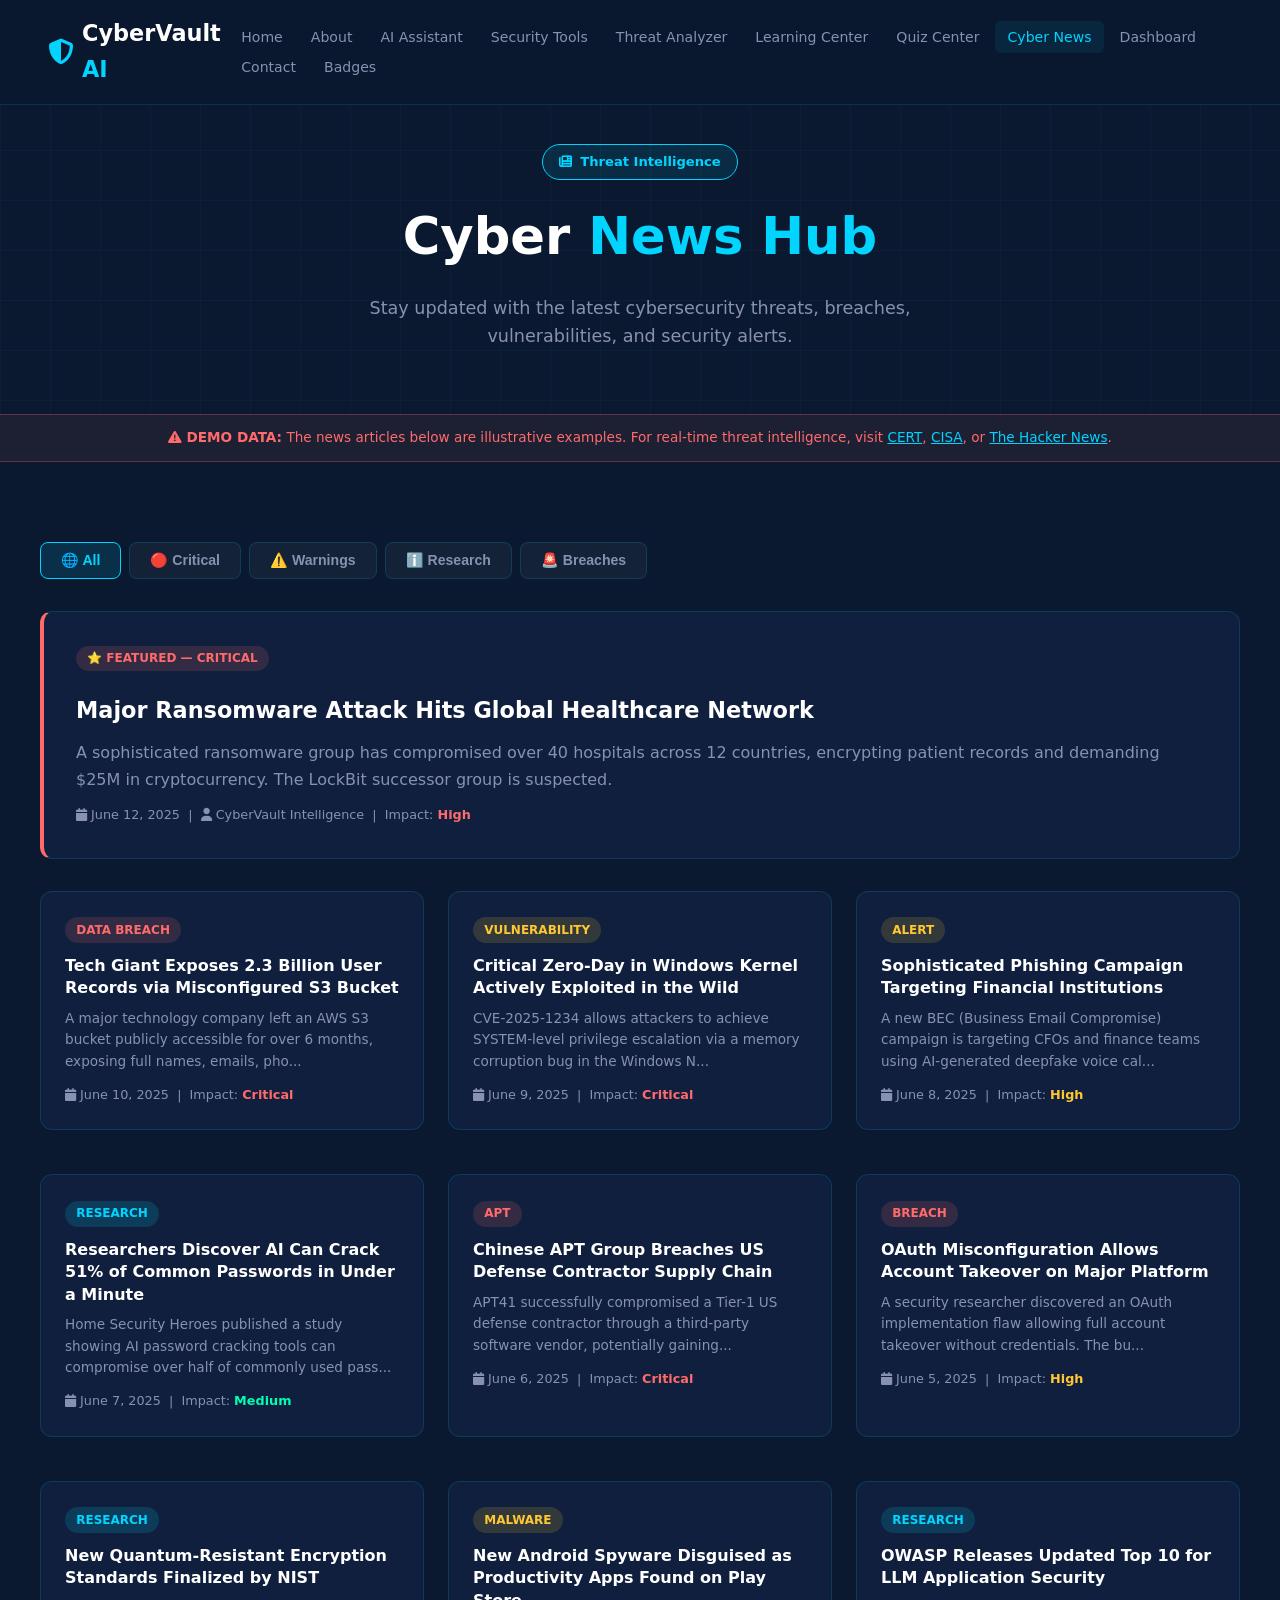
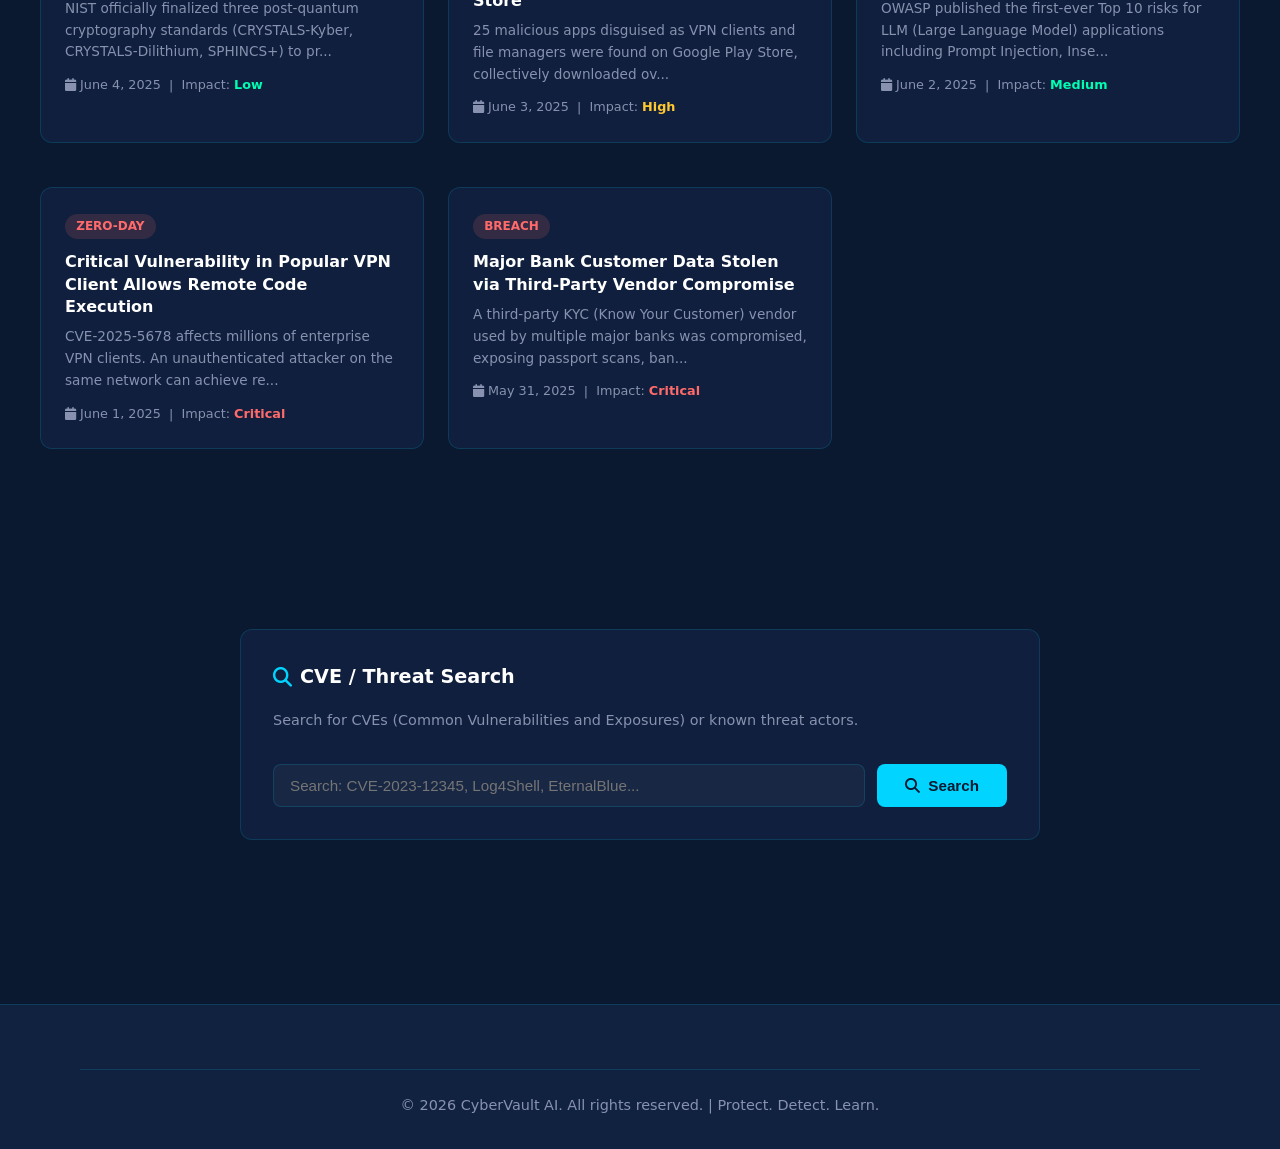
<file: pages/news.html>
﻿<!DOCTYPE html>
<html lang="en">
<head>
  <meta charset="UTF-8"/>
  <meta name="viewport" content="width=device-width, initial-scale=1.0"/>
  <title>Cyber News - CyberVault AI</title>
  <link rel="stylesheet" href="../assets/css/style.css"/>
  <link rel="stylesheet" href="https://cdnjs.cloudflare.com/ajax/libs/font-awesome/6.5.0/css/all.min.css"/>
</head>
<body>
  <nav class="navbar" id="navbar">
    <div class="nav-brand" onclick="location.href='../index.html'"><i class="fas fa-shield-halved"></i><span>CyberVault <span class="accent">AI</span></span></div>
    <ul class="nav-links" id="navLinks">
      <li><a href="../index.html">Home</a></li>
      <li><a href="about.html">About</a></li>
      <li><a href="assistant.html">AI Assistant</a></li>
      <li><a href="tools.html">Security Tools</a></li>
      <li><a href="threat.html">Threat Analyzer</a></li>
      <li><a href="learning.html">Learning Center</a></li>
      <li><a href="quiz.html">Quiz Center</a></li>
      <li><a href="news.html" class="active">Cyber News</a></li>
      <li><a href="dashboard.html">Dashboard</a></li>
      <li><a href="contact.html">Contact</a></li>
      <li><a href="badges.html"> Badges</a></li>
    </ul>
    <button class="hamburger" id="hamburger"><i class="fas fa-bars"></i></button>
  </nav>

  <section class="page-hero">
    <div class="page-badge"><i class="fas fa-newspaper"></i> Threat Intelligence</div>
    <h1>Cyber <span class="accent">News Hub</span></h1>
    <p>Stay updated with the latest cybersecurity threats, breaches, vulnerabilities, and security alerts.</p>
  </section>

  <!-- ALERT BANNER -->
  <div style="background:rgba(255,107,107,0.08);border-top:1px solid rgba(255,107,107,0.3);border-bottom:1px solid rgba(255,107,107,0.3);padding:0.75rem;text-align:center;font-size:0.85rem;color:#ff6b6b">
    <i class="fas fa-triangle-exclamation"></i> <strong>DEMO DATA:</strong> The news articles below are illustrative examples. For real-time threat intelligence, visit <a href="https://threatintelligence.cert.br" style="color:var(--accent)">CERT</a>, <a href="https://www.cisa.gov/alerts-advisories" style="color:var(--accent)">CISA</a>, or <a href="https://feeds.feedburner.com/TheHackersNews" style="color:var(--accent)">The Hacker News</a>.
  </div>

  <div class="section" style="max-width:1200px">
    <!-- FILTER TABS -->
    <div class="tools-tabs mb2">
      <button class="tab-btn active" onclick="filterNews('all', this)">🌐 All</button>
      <button class="tab-btn" onclick="filterNews('critical', this)">🔴 Critical</button>
      <button class="tab-btn" onclick="filterNews('warning', this)">⚠️  Warnings</button>
      <button class="tab-btn" onclick="filterNews('info', this)">ℹ️ Research</button>
      <button class="tab-btn" onclick="filterNews('breach', this)">  🚨 Breaches</button>
    </div>

    <!-- FEATURED -->
    <div class="glass" style="padding:2rem;margin-bottom:2rem;border-left:4px solid var(--accent3)" id="featuredArticle"></div>

    <!-- NEWS GRID -->
    <div class="news-grid" id="newsGrid"></div>
  </div>

  <!-- CVE SEARCH -->
  <div class="section" style="max-width:800px">
    <div class="tool-card glass">
      <h3><i class="fas fa-search"></i> CVE / Threat Search</h3>
      <p class="text-muted mb2" style="font-size:0.9rem">Search for CVEs (Common Vulnerabilities and Exposures) or known threat actors.</p>
      <div style="display:flex;gap:0.75rem;flex-wrap:wrap">
        <input type="text" id="cveInput" placeholder="Search: CVE-2023-12345, Log4Shell, EternalBlue..." style="flex:1;background:rgba(255,255,255,0.04);border:1px solid var(--border);border-radius:8px;padding:0.75rem 1rem;color:var(--text);font-size:0.95rem;outline:none;min-width:200px"/>
        <button class="btn btn-primary" onclick="searchCVE()"><i class="fas fa-search"></i> Search</button>
      </div>
      <div id="cveResult" style="margin-top:1.5rem;display:none"></div>
    </div>
  </div>

  <footer class="footer">
    <div class="footer-bottom"><p>© 2026 CyberVault AI. All rights reserved. | Protect. Detect. Learn.</p></div>
  </footer>

  <script src="../assets/js/main.js"></script>
  <script>
    const NEWS = [
      { id:1, cat:'critical', tag:'CRITICAL', tagClass:'tag-critical', title:'Major Ransomware Attack Hits Global Healthcare Network', date:'June 12, 2025', author:'CyberVault Intelligence', summary:'A sophisticated ransomware group has compromised over 40 hospitals across 12 countries, encrypting patient records and demanding $25M in cryptocurrency. The LockBit successor group is suspected.', impact:'High' },
      { id:2, cat:'breach', tag:'DATA BREACH', tagClass:'tag-critical', title:'Tech Giant Exposes 2.3 Billion User Records via Misconfigured S3 Bucket', date:'June 10, 2025', author:'CyberVault Intel', summary:'A major technology company left an AWS S3 bucket publicly accessible for over 6 months, exposing full names, emails, phone numbers, and hashed passwords for 2.3 billion users.', impact:'Critical' },
      { id:3, cat:'warning', tag:'VULNERABILITY', tagClass:'tag-warning', title:'Critical Zero-Day in Windows Kernel Actively Exploited in the Wild', date:'June 9, 2025', author:'Microsoft Security', summary:'CVE-2025-1234 allows attackers to achieve SYSTEM-level privilege escalation via a memory corruption bug in the Windows NT kernel. Patch Tuesday emergency update released.', impact:'Critical' },
      { id:4, cat:'warning', tag:'ALERT', tagClass:'tag-warning', title:'Sophisticated Phishing Campaign Targeting Financial Institutions', date:'June 8, 2025', author:'FBI Cyber Division', summary:'A new BEC (Business Email Compromise) campaign is targeting CFOs and finance teams using AI-generated deepfake voice calls combined with spoofed invoice emails. $50M lost so far.', impact:'High' },
      { id:5, cat:'info', tag:'RESEARCH', tagClass:'tag-info', title:'Researchers Discover AI Can Crack 51% of Common Passwords in Under a Minute', date:'June 7, 2025', author:'Security Research Lab', summary:'Home Security Heroes published a study showing AI password cracking tools can compromise over half of commonly used passwords almost instantly, emphasizing the need for strong, unique passwords.', impact:'Medium' },
      { id:6, cat:'critical', tag:'APT', tagClass:'tag-critical', title:'Chinese APT Group Breaches US Defense Contractor Supply Chain', date:'June 6, 2025', author:'CISA Alert', summary:'APT41 successfully compromised a Tier-1 US defense contractor through a third-party software vendor, potentially gaining access to classified project specifications.', impact:'Critical' },
      { id:7, cat:'breach', tag:'BREACH', tagClass:'tag-critical', title:'OAuth Misconfiguration Allows Account Takeover on Major Platform', date:'June 5, 2025', author:'HackerOne Disclosure', summary:'A security researcher discovered an OAuth implementation flaw allowing full account takeover without credentials. The bug was patched within 24 hours following responsible disclosure.', impact:'High' },
      { id:8, cat:'info', tag:'RESEARCH', tagClass:'tag-info', title:'New Quantum-Resistant Encryption Standards Finalized by NIST', date:'June 4, 2025', author:'NIST', summary:'NIST officially finalized three post-quantum cryptography standards (CRYSTALS-Kyber, CRYSTALS-Dilithium, SPHINCS+) to protect against future quantum computer attacks on current encryption.', impact:'Low' },
      { id:9, cat:'warning', tag:'MALWARE', tagClass:'tag-warning', title:'New Android Spyware Disguised as Productivity Apps Found on Play Store', date:'June 3, 2025', author:'Mobile Threat Team', summary:'25 malicious apps disguised as VPN clients and file managers were found on Google Play Store, collectively downloaded over 8 million times. They exfiltrate contacts, SMS, and location data.', impact:'High' },
      { id:10, cat:'info', tag:'RESEARCH', tagClass:'tag-info', title:'OWASP Releases Updated Top 10 for LLM Application Security', date:'June 2, 2025', author:'OWASP Foundation', summary:'OWASP published the first-ever Top 10 risks for LLM (Large Language Model) applications including Prompt Injection, Insecure Output Handling, and Training Data Poisoning.', impact:'Medium' },
      { id:11, cat:'critical', tag:'ZERO-DAY', tagClass:'tag-critical', title:'Critical Vulnerability in Popular VPN Client Allows Remote Code Execution', date:'June 1, 2025', author:'NVD', summary:'CVE-2025-5678 affects millions of enterprise VPN clients. An unauthenticated attacker on the same network can achieve remote code execution with no user interaction required. No patch available.', impact:'Critical' },
      { id:12, cat:'breach', tag:'BREACH', tagClass:'tag-critical', title:'Major Bank Customer Data Stolen via Third-Party Vendor Compromise', date:'May 31, 2025', author:'Financial Times', summary:'A third-party KYC (Know Your Customer) vendor used by multiple major banks was compromised, exposing passport scans, bank statements, and personal data of 15 million customers.', impact:'Critical' }
    ];

    function renderFeatured() {
      const n = NEWS[0];
      document.getElementById('featuredArticle').innerHTML = `
        <div style="display:flex;justify-content:space-between;align-items:flex-start;flex-wrap:wrap;gap:1rem">
          <div>
            <span class="news-tag ${n.tagClass}">
  ⭐ FEATURED — ${n.tag}
</span>
            <h2 style="margin:0.75rem 0;font-size:1.4rem;line-height:1.4">${n.title}</h2>
            <p style="color:var(--text-muted);line-height:1.7;margin-bottom:0.75rem">${n.summary}</p>
            <div class="news-meta"><i class="fas fa-calendar"></i> ${n.date} &nbsp;|&nbsp; <i class="fas fa-user"></i> ${n.author} &nbsp;|&nbsp; Impact: <span style="color:var(--accent3);font-weight:700">${n.impact}</span></div>
          </div>
        </div>`;
    }

    let activeFilter = 'all';

    function filterNews(cat, btn) {
      activeFilter = cat;
      document.querySelectorAll('.tab-btn').forEach(b => b.classList.remove('active'));
      btn.classList.add('active');
      renderNews();
    }

    function renderNews() {
      const filtered = activeFilter === 'all' ? NEWS.slice(1) : NEWS.slice(1).filter(n => n.cat === activeFilter);
      document.getElementById('newsGrid').innerHTML = filtered.map(n => `
        <div class="news-card glass fade-in">
          <span class="news-tag ${n.tagClass}">${n.tag}</span>
          <h3>${n.title}</h3>
          <p>${n.summary.substring(0,120)}...</p>
          <div class="news-meta">
            <i class="fas fa-calendar"></i> ${n.date} &nbsp;|&nbsp; Impact: <span style="color:${n.impact==='Critical' ? '#ff6b6b' : n.impact==='High' ? '#ffc832' : 'var(--accent2)'};font-weight:600">${n.impact}</span>
          </div>
        </div>`).join('');
      document.querySelectorAll('.fade-in').forEach(el => setTimeout(() => el.classList.add('visible'), 100));
    }

    // ---- CVE SEARCH ----
    const CVE_DB = {
      'log4shell': { id:'CVE-2021-44228', title:'Log4Shell', score:'10.0 Critical', desc:'Remote code execution vulnerability in Apache Log4j 2. Affects millions of Java applications. Attacker sends malicious JNDI string in log messages.', affected:'Apache Log4j 2.0-beta9 through 2.14.1', fix:'Upgrade to Log4j 2.17.1 or later. Apply WAF rules. Disable JNDI.' },
      'cve-2021-44228': { id:'CVE-2021-44228', title:'Log4Shell', score:'10.0 Critical', desc:'Remote code execution in Apache Log4j via JNDI injection.', affected:'Apache Log4j < 2.17.1', fix:'Update to Log4j 2.17.1+' },
      'eternalblue': { id:'CVE-2017-0144', title:'EternalBlue / MS17-010', score:'9.3 Critical', desc:'Buffer overflow in Windows SMBv1 allowing remote code execution. Used by WannaCry and NotPetya ransomware.', affected:'Windows XP, Vista, 7, 8.1, Server 2003-2012', fix:'Apply MS17-010 patch. Disable SMBv1.' },
      'heartbleed': { id:'CVE-2014-0160', title:'Heartbleed', score:'7.5 High', desc:'Buffer over-read in OpenSSL TLS heartbeat extension allowing memory disclosure of server private keys and user data.', affected:'OpenSSL 1.0.1 through 1.0.1f', fix:'Upgrade to OpenSSL 1.0.1g or later. Revoke and reissue SSL certificates.' },
      'shellshock': { id:'CVE-2014-6271', title:'Shellshock', score:'10.0 Critical', desc:'Arbitrary code execution vulnerability in GNU Bash via specially crafted environment variables.', affected:'GNU Bash 1.14 through 4.3', fix:'Update Bash to patched version.' },
      'spectre': { id:'CVE-2017-5753', title:'Spectre', score:'5.6 Medium', desc:'Hardware-level speculative execution attack allowing reading of privileged memory across process boundaries.', affected:'Intel, AMD, ARM processors', fix:'OS/firmware patches (with performance impact). Compiler mitigations.' }
    };

    window.searchCVE = function() {
      const query = document.getElementById('cveInput').value.trim().toLowerCase();
      if (!query) return;
      const result = document.getElementById('cveResult');
      const found = CVE_DB[query] || Object.values(CVE_DB).find(c => c.title.toLowerCase().includes(query) || c.id.toLowerCase().includes(query));
      if (found) {
        const color = found.score.includes('10.0') || found.score.includes('9.') ? 'var(--accent3)' : found.score.includes('7.') ? '#ffc832' : 'var(--accent)';
        result.innerHTML = `
          <div style="padding:1.5rem;background:rgba(0,0,0,0.2);border-radius:12px;border:1px solid var(--border)">
            <div style="display:flex;justify-content:space-between;align-items:flex-start;flex-wrap:wrap;gap:0.75rem;margin-bottom:1rem">
              <div>
                <span style="font-size:0.8rem;color:var(--text-muted);font-weight:600;text-transform:uppercase">${found.id}</span>
                <h3 style="margin-top:0.25rem">${found.title}</h3>
              </div>
              <span style="background:${color}22;color:${color};border:1px solid ${color};padding:0.3rem 0.9rem;border-radius:50px;font-size:0.82rem;font-weight:700;white-space:nowrap">CVSS: ${found.score}</span>
            </div>
            <p style="color:var(--text-muted);margin-bottom:1rem;line-height:1.7">${found.desc}</p>
            <div style="display:grid;grid-template-columns:1fr 1fr;gap:1rem">
              <div style="padding:0.9rem;background:rgba(255,107,107,0.06);border-radius:8px">
                <p style="font-size:0.75rem;color:var(--text-muted);margin-bottom:0.25rem">AFFECTED</p>
                <p style="font-size:0.88rem">${found.affected}</p>
              </div>
              <div style="padding:0.9rem;background:rgba(0,255,179,0.06);border-radius:8px">
                <p style="font-size:0.75rem;color:var(--text-muted);margin-bottom:0.25rem">REMEDIATION</p>
                <p style="font-size:0.88rem;color:var(--accent2)">${found.fix}</p>
              </div>
            </div>
          </div>`;
      } else {
        result.innerHTML = `<div style="padding:1.5rem;text-align:center;color:var(--text-muted)">
          <i class="fas fa-search" style="font-size:2rem;margin-bottom:1rem;display:block;color:var(--border)"></i>
          <p>No results for "<strong>${query}</strong>"</p>
          <p style="font-size:0.85rem;margin-top:0.5rem">Try: Log4Shell, EternalBlue, Heartbleed, Shellshock, Spectre</p>
        </div>`;
      }
      result.style.display = 'block';
    };

    document.getElementById('cveInput').addEventListener('keypress', e => { if(e.key==='Enter') searchCVE(); });

    renderFeatured();
    renderNews();
  </script>
</body>
</html>
</file>
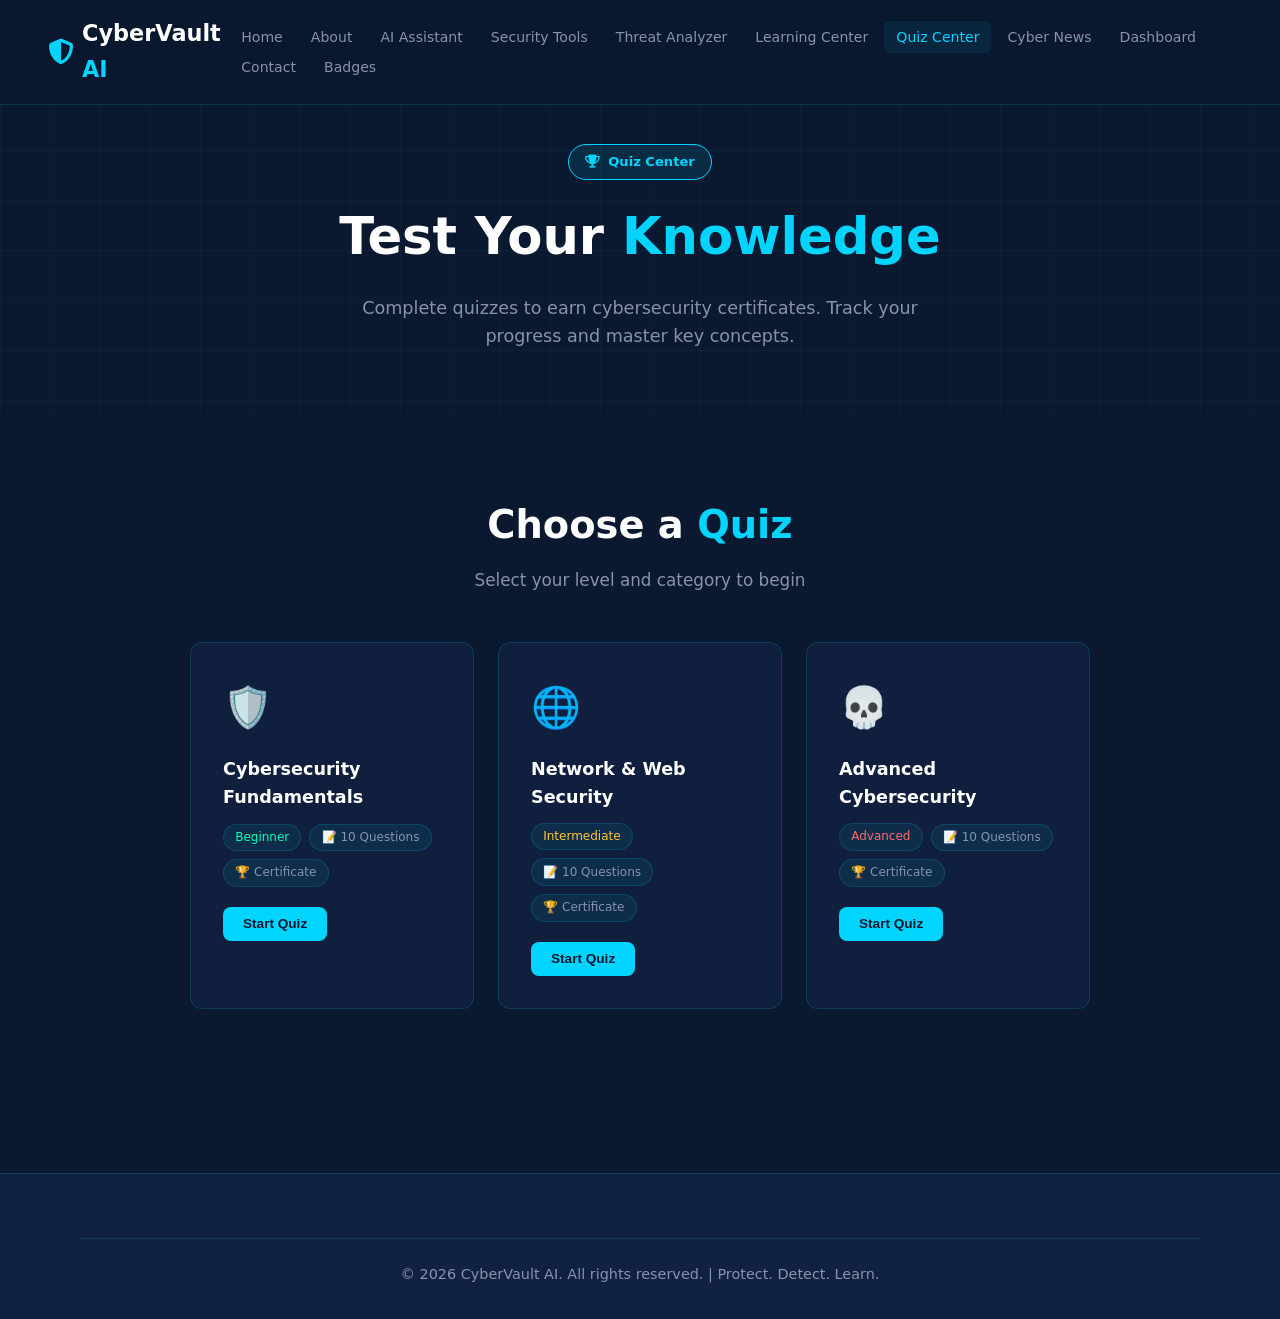
<file: pages/quiz.html>
﻿<!DOCTYPE html>
<html lang="en">
<head>
  <meta charset="UTF-8"/>
  <meta name="viewport" content="width=device-width, initial-scale=1.0"/>
  <title>Quiz Center - CyberVault AI</title>
  <link rel="stylesheet" href="../assets/css/style.css"/>
  <link rel="stylesheet" href="https://cdnjs.cloudflare.com/ajax/libs/font-awesome/6.5.0/css/all.min.css"/>
</head>
<body>
  <nav class="navbar" id="navbar">
    <div class="nav-brand" onclick="location.href='../index.html'"><i class="fas fa-shield-halved"></i><span>CyberVault <span class="accent">AI</span></span></div>
    <ul class="nav-links" id="navLinks">
      <li><a href="../index.html">Home</a></li>
      <li><a href="about.html">About</a></li>
      <li><a href="assistant.html">AI Assistant</a></li>
      <li><a href="tools.html">Security Tools</a></li>
      <li><a href="threat.html">Threat Analyzer</a></li>
      <li><a href="learning.html">Learning Center</a></li>
      <li><a href="quiz.html" class="active">Quiz Center</a></li>
      <li><a href="news.html">Cyber News</a></li>
      <li><a href="dashboard.html">Dashboard</a></li>
      <li><a href="contact.html">Contact</a></li>
      <li><a href="badges.html"> Badges</a></li>
    </ul>
    <button class="hamburger" id="hamburger"><i class="fas fa-bars"></i></button>
  </nav>

  <section class="page-hero">
    <div class="page-badge"><i class="fas fa-trophy"></i> Quiz Center</div>
    <h1>Test Your <span class="accent">Knowledge</span></h1>
    <p>Complete quizzes to earn cybersecurity certificates. Track your progress and master key concepts.</p>
  </section>

  <!-- QUIZ SELECTION -->
  <div class="section" id="quizSelect" style="max-width:900px">
    <div class="section-header">
      <h2>Choose a <span class="accent">Quiz</span></h2>
      <p>Select your level and category to begin</p>
    </div>
    <div id="quizCards" style="display:grid;grid-template-columns:repeat(auto-fit,minmax(260px,1fr));gap:1.5rem"></div>
  </div>

  <!-- USERNAME -->
  <div class="section" id="nameSection" style="display:none;max-width:500px">
    <div class="tool-card glass" style="text-align:center">
      <div style="font-size:3rem;margin-bottom:1rem">🎯</div>
      <h3 id="quizNameTitle" style="margin-bottom:0.5rem">Ready to Begin?</h3>
      <p class="text-muted mb2">Enter your name to personalize your certificate</p>
      <div class="input-group">
        <input type="text" id="playerName" placeholder="Your full name..." style="text-align:center"/>
      </div>
      <button class="btn btn-primary mt1" onclick="startQuiz()"><i class="fas fa-play"></i> Start Quiz</button>
    </div>
  </div>

  <!-- QUIZ ACTIVE -->
  <div class="section" id="quizActive" style="display:none;max-width:700px">
    <div class="quiz-wrap">
      <div class="quiz-card glass">
        <div class="quiz-progress">
          <span id="qNum">Question 1 of 10</span>
          <span id="qScore">Score: 0</span>
        </div>
        <div class="quiz-progress-bar"><div class="fill" id="progressFill" style="width:0%"></div></div>
        <div class="quiz-q" id="quizQuestion"></div>
        <div class="quiz-options" id="quizOptions"></div>
        <div id="quizFeedback" style="display:none;margin-top:1rem;padding:1rem;border-radius:8px;font-size:0.9rem"></div>
        <div style="display:flex;justify-content:flex-end;margin-top:1.5rem">
          <button class="btn btn-primary" id="nextBtn" onclick="nextQuestion()" style="display:none">Next <i class="fas fa-arrow-right"></i></button>
        </div>
      </div>
    </div>
  </div>

  <!-- RESULT -->
  <div class="section" id="quizResult" style="display:none;max-width:700px">
    <div class="quiz-result active glass">
      <div class="score-big" id="finalScore">0/10</div>
      <h2 id="resultTitle" style="margin-bottom:0.5rem">Quiz Complete!</h2>
      <p class="text-muted" id="resultDesc" style="margin-bottom:2rem"></p>
      <div id="certArea"></div>
      <div style="display:flex;gap:1rem;justify-content:center;flex-wrap:wrap;margin-top:2rem">
        <button class="btn btn-primary" onclick="downloadCert()"><i class="fas fa-download"></i> Download Certificate</button>
        <button class="btn btn-outline" onclick="restartQuiz()"><i class="fas fa-redo"></i> Try Again</button>
        <a href="quiz.html" class="btn btn-outline"><i class="fas fa-list"></i> All Quizzes</a>
      </div>
    </div>
  </div>

  <footer class="footer">
    <div class="footer-bottom"><p>© 2026 CyberVault AI. All rights reserved. | Protect. Detect. Learn.</p></div>
  </footer>

  <script src="../assets/js/main.js"></script>
  <script>
    const QUIZZES = {
      beginner: {
        name: 'Cybersecurity Fundamentals',
        level: 'Beginner',
        color: '#00ffb3',
        icon: '🛡️',
        questions: [
          { q: 'What is phishing?', a: 1, options: ['A type of computer virus', 'A social engineering attack via email/SMS to steal information', 'A network scanning technique', 'A password cracking method'] },
          { q: 'What does HTTPS stand for?', a: 0, options: ['HyperText Transfer Protocol Secure', 'High-Traffic Transfer Protocol System', 'HyperText Transmission Protected Service', 'Hosted Transfer Protocol Secure'] },
          { q: 'What is a firewall?', a: 2, options: ['An antivirus software', 'A type of encryption', 'A network security system that monitors and controls traffic', 'A password manager'] },
          { q: 'Which of these is the strongest password?', a: 3, options: ['password123', 'John1990', 'abc12345!', 'T#9mK!x$2vR@pQ'] },
          { q: 'What is malware?', a: 1, options: ['Legitimate software that slows down your computer', 'Malicious software designed to harm computers or steal data', 'A type of hardware failure', 'An email spam filter'] },
          { q: 'What does MFA stand for?', a: 0, options: ['Multi-Factor Authentication', 'Multi-File Access', 'Multiple Firewall Authorization', 'Master File Authentication'] },
          { q: 'What is a VPN used for?', a: 2, options: ['Speeding up internet connection', 'Blocking advertisements', 'Encrypting internet traffic and hiding IP address', 'Scanning for viruses'] },
          { q: 'Which port does HTTPS use by default?', a: 1, options: ['80', '443', '22', '3389'] },
          { q: 'What is ransomware?', a: 3, options: ['Software that creates random passwords', 'A type of network scanner', 'An email filtering system', 'Malware that encrypts files and demands ransom'] },
          { q: 'What is social engineering?', a: 0, options: ['Manipulating people psychologically to gain unauthorized access', 'Building social media platforms', 'Programming social media bots', 'Network protocol optimization'] }
        ]
      },
      intermediate: {
        name: 'Network & Web Security',
        level: 'Intermediate',
        color: '#ffc832',
        icon: '🌐',
        questions: [
          { q: 'What is SQL Injection?', a: 1, options: ['A database backup technique', 'Inserting malicious SQL code into input fields to manipulate databases', 'A SQL performance optimization method', 'A way to encrypt database entries'] },
          { q: 'What does XSS stand for?', a: 2, options: ['Extended Security System', 'External Style Sheets', 'Cross-Site Scripting', 'Cross-System Scan'] },
          { q: 'What is a Man-in-the-Middle (MITM) attack?', a: 0, options: ['An attacker secretly intercepts communication between two parties', 'Attacking a server from multiple locations simultaneously', 'A type of password cracking method', 'Injecting code into a middle-tier application'] },
          { q: 'What is a DMZ in network security?', a: 3, options: ['Demilitarized Mining Zone', 'Digital Memory Zone', 'Dynamic Management Zone', 'A network segment between internal network and internet'] },
          { q: 'Which OWASP Top 10 category refers to SQL injection?', a: 1, options: ['Broken Access Control', 'Injection', 'Security Misconfiguration', 'Cryptographic Failures'] },
          { q: 'What is a zero-day vulnerability?', a: 2, options: ['A vulnerability that takes zero days to patch', 'A new type of DDoS attack', 'A vulnerability exploited before the vendor knows about it', 'A security patch released on day zero'] },
          { q: 'What is ARP spoofing?', a: 0, options: ['Sending fake ARP messages to link attacker MAC to legitimate IP', 'A technique to speed up ARP resolution', 'An ARP cache management tool', 'A protocol for secure ARP communication'] },
          { q: 'What tool is commonly used for network port scanning?', a: 3, options: ['Wireshark', 'Metasploit', 'Burp Suite', 'Nmap'] },
          { q: 'What does CSRF stand for?', a: 1, options: ['Client-Side Request Forgery', 'Cross-Site Request Forgery', 'Cross-System Remote Failure', 'Centralized Security Request Framework'] },
          { q: 'What is a WAF?', a: 2, options: ['Wide Area Framework', 'Web Authentication Filter', 'Web Application Firewall', 'Wireless Access Function'] }
        ]
      },
      advanced: {
        name: 'Advanced Cybersecurity',
        level: 'Advanced',
        color: '#ff6b6b',
        icon: '💀',
        questions: [
          { q: 'What is the MITRE ATT&CK framework?', a: 0, options: ['A knowledge base of adversary tactics and techniques based on real-world observations', 'A penetration testing tool', 'An encryption algorithm standard', 'A network monitoring protocol'] },
          { q: 'In cryptography, what is a nonce?', a: 2, options: ['A type of cipher key', 'An authentication token', 'A number used only once to prevent replay attacks', 'A hash function output'] },
          { q: 'What is a supply chain attack?', a: 1, options: ['A physical attack on server hardware', 'Compromising software by targeting third-party dependencies or updates', 'DDoS attack on e-commerce sites', 'Social engineering of supply company employees'] },
          { q: 'What is memory forensics?', a: 3, options: ['Analyzing hard drive storage', 'Recovering deleted files', 'Analyzing network packet captures', 'Analyzing volatile RAM contents to find malware or artifacts'] },
          { q: 'What does SSRF stand for?', a: 0, options: ['Server-Side Request Forgery', 'Secure Site Request Framework', 'Session-Side Response Failure', 'System Security Response Function'] },
          { q: 'What is lateral movement in cyber attacks?', a: 2, options: ['Moving files between network shares', 'Changing IP addresses during an attack', 'Moving through a network after initial compromise to reach targets', 'Switching between attack vectors'] },
          { q: 'What is a Golden Ticket attack?', a: 1, options: ['Phishing attack using prize emails', 'Forging Kerberos TGT tickets using stolen KRBTGT hash', 'SQL injection using encoded values', 'Privilege escalation in Linux systems'] },
          { q: 'What is the Shared Responsibility Model in cloud security?', a: 3, options: ['Sharing passwords between team members securely', 'Joint security audits between companies', 'Splitting cloud costs between departments', 'Cloud provider secures infrastructure; customer secures their data/apps'] },
          { q: 'What is process injection in malware?', a: 0, options: ['Hiding malicious code within a legitimate running process', 'Injecting SQL into process databases', 'Overloading a process with data', 'Creating a new malicious system process'] },
          { q: 'What is the difference between IDS and IPS?', a: 2, options: ['IDS is for internal networks, IPS for external', 'IDS uses signatures, IPS uses anomalies', 'IDS detects and alerts; IPS detects and actively blocks threats', 'IDS is hardware-based, IPS is software-based'] }
        ]
      }
    };

    let currentQuiz = null, currentQ = 0, score = 0, answered = false;

    function renderQuizCards() {
      const container = document.getElementById('quizCards');
      container.innerHTML = Object.entries(QUIZZES).map(([key, q]) => `
        <div class="feature-card glass" onclick="selectQuiz('${key}')" style="cursor:pointer">
          <div style="font-size:2.5rem;margin-bottom:1rem">${q.icon}</div>
          <h3>${q.name}</h3>
          <div style="margin:0.75rem 0;display:flex;gap:0.5rem;flex-wrap:wrap">
            <span class="topic-pill" style="color:${q.color}">${q.level}</span>
            <span class="topic-pill">📝 ${q.questions.length} Questions</span>
            <span class="topic-pill">🏆 Certificate</span>
          </div>
          <button class="btn btn-primary" style="font-size:0.85rem;padding:0.6rem 1.25rem;margin-top:0.5rem">Start Quiz</button>
        </div>`).join('');
    }

    window.selectQuiz = function(key) {
      currentQuiz = { key, ...QUIZZES[key] };
      document.getElementById('quizNameTitle').textContent = currentQuiz.name;
      document.getElementById('quizSelect').style.display = 'none';
      document.getElementById('nameSection').style.display = 'block';
      window.scrollTo({top:0,behavior:'smooth'});
    };

    window.startQuiz = function() {
      const name = document.getElementById('playerName').value.trim();
      if (!name) { alert('Please enter your name.'); return; }
      currentQuiz.playerName = name;
      currentQ = 0; score = 0;
      document.getElementById('nameSection').style.display = 'none';
      document.getElementById('quizActive').style.display = 'block';
      renderQuestion();
      window.scrollTo({top:0,behavior:'smooth'});
    };

    function renderQuestion() {
      const q = currentQuiz.questions[currentQ];
      const total = currentQuiz.questions.length;
      document.getElementById('qNum').textContent = `Question ${currentQ+1} of ${total}`;
      document.getElementById('qScore').textContent = `Score: ${score}`;
      document.getElementById('progressFill').style.width = ((currentQ/total)*100) + '%';
      document.getElementById('quizQuestion').textContent = q.q;
      document.getElementById('quizFeedback').style.display = 'none';
      document.getElementById('nextBtn').style.display = 'none';
      answered = false;
      document.getElementById('quizOptions').innerHTML = q.options.map((opt, i) =>
        `<button class="quiz-option" onclick="selectOption(${i})">${opt}</button>`
      ).join('');
    }

    window.selectOption = function(idx) {
      if (answered) return;
      answered = true;
      const q = currentQuiz.questions[currentQ];
      const opts = document.querySelectorAll('.quiz-option');
      opts.forEach(o => o.disabled = true);
      opts[idx].classList.add(idx === q.a ? 'correct' : 'wrong');
      if (idx !== q.a) opts[q.a].classList.add('correct');
      if (idx === q.a) score++;
      const fb = document.getElementById('quizFeedback');
      fb.style.display = 'block';
      fb.style.background = idx === q.a ? 'rgba(0,255,179,0.08)' : 'rgba(255,107,107,0.08)';
      fb.style.border = `1px solid ${idx === q.a ? 'var(--accent2)' : 'var(--accent3)'}`;
      fb.style.color = idx === q.a ? 'var(--accent2)' : 'var(--accent3)';
      fb.textContent = idx === q.a ? '✅ Correct! Well done.' : `❌ Incorrect. The correct answer was: "${q.options[q.a]}"`;
      document.getElementById('nextBtn').style.display = 'inline-flex';
    };

    window.nextQuestion = function() {
      currentQ++;
      if (currentQ < currentQuiz.questions.length) {
        renderQuestion();
      } else {
        showResult();
      }
    };

    function showResult() {
      document.getElementById('quizActive').style.display = 'none';
      document.getElementById('quizResult').style.display = 'block';
      const total = currentQuiz.questions.length;
      const pct = Math.round((score/total)*100);
      const passed = pct >= 70;
      document.getElementById('finalScore').textContent = `${score}/${total}`;
      document.getElementById('resultTitle').textContent = passed ? '🏆 Congratulations!' : '📚 Keep Practicing!';
      document.getElementById('resultDesc').textContent = passed
        ? `You scored ${pct}% and earned your certificate!`
        : `You scored ${pct}%. Score 70% or higher to earn a certificate. Try again!`;
      if (passed) {
        const date = new Date().toLocaleDateString('en-US', {year:'numeric',month:'long',day:'numeric'});
        document.getElementById('certArea').innerHTML = `
          <div class="certificate-wrap active" id="certDisplay">
            <div class="cert-title">CyberVault AI</div>
            <div class="cert-seal">🏅</div>
            <div class="cert-title">Certificate of Completion</div>
            <div class="cert-name">${currentQuiz.playerName}</div>
            <div class="cert-sub">has successfully completed</div>
            <h2 style="color:var(--accent);margin-bottom:0.5rem">${currentQuiz.name}</h2>
            <p style="color:var(--text-muted);margin-bottom:1.5rem">Level: ${currentQuiz.level} | Score: ${score}/${total} (${pct}%)</p>
            <div style="display:flex;justify-content:space-around;margin-top:1.5rem;padding-top:1.5rem;border-top:1px solid var(--border)">
              <div style="text-align:center"><p style="font-size:0.75rem;color:var(--text-muted)">Date Issued</p><strong>${date}</strong></div>
              <div style="text-align:center"><p style="font-size:0.75rem;color:var(--text-muted)">Issued By</p><strong style="color:var(--accent)">CyberVault AI</strong></div>
              
            </div>
          </div>`;
      }
      window.scrollTo({top:0,behavior:'smooth'});
    }

    window.downloadCert = function() {
      const cert = document.getElementById('certDisplay');
      if (!cert) { alert('Complete the quiz with 70%+ to earn a certificate!'); return; }
      // Print-based download
      const win = window.open('', '_blank');
      win.document.write(`<!DOCTYPE html><html><head><style>
        body{background:#0A192F;color:#fff;font-family:'Segoe UI',sans-serif;display:flex;justify-content:center;align-items:center;min-height:100vh;margin:0}
        .cert{max-width:700px;padding:3rem;background:linear-gradient(135deg,#0A192F,#112240);border:2px solid #00D4FF;border-radius:16px;text-align:center;box-shadow:0 0 40px rgba(0,212,255,0.2)}
        h1{color:#00D4FF;font-size:2rem}p{color:#8892b0}strong{color:#fff}
        @media print{body{-webkit-print-color-adjust:exact}}
      </style></head><body>
      <div class="cert">${cert.innerHTML}</div>
      </body></html>`);
      win.document.close();
      win.focus();
      setTimeout(() => win.print(), 500);
    };

    window.restartQuiz = function() {
      currentQ = 0; score = 0;
      document.getElementById('quizResult').style.display = 'none';
      document.getElementById('quizActive').style.display = 'block';
      renderQuestion();
    };

    renderQuizCards();
  </script>
</body>
</html>
</file>
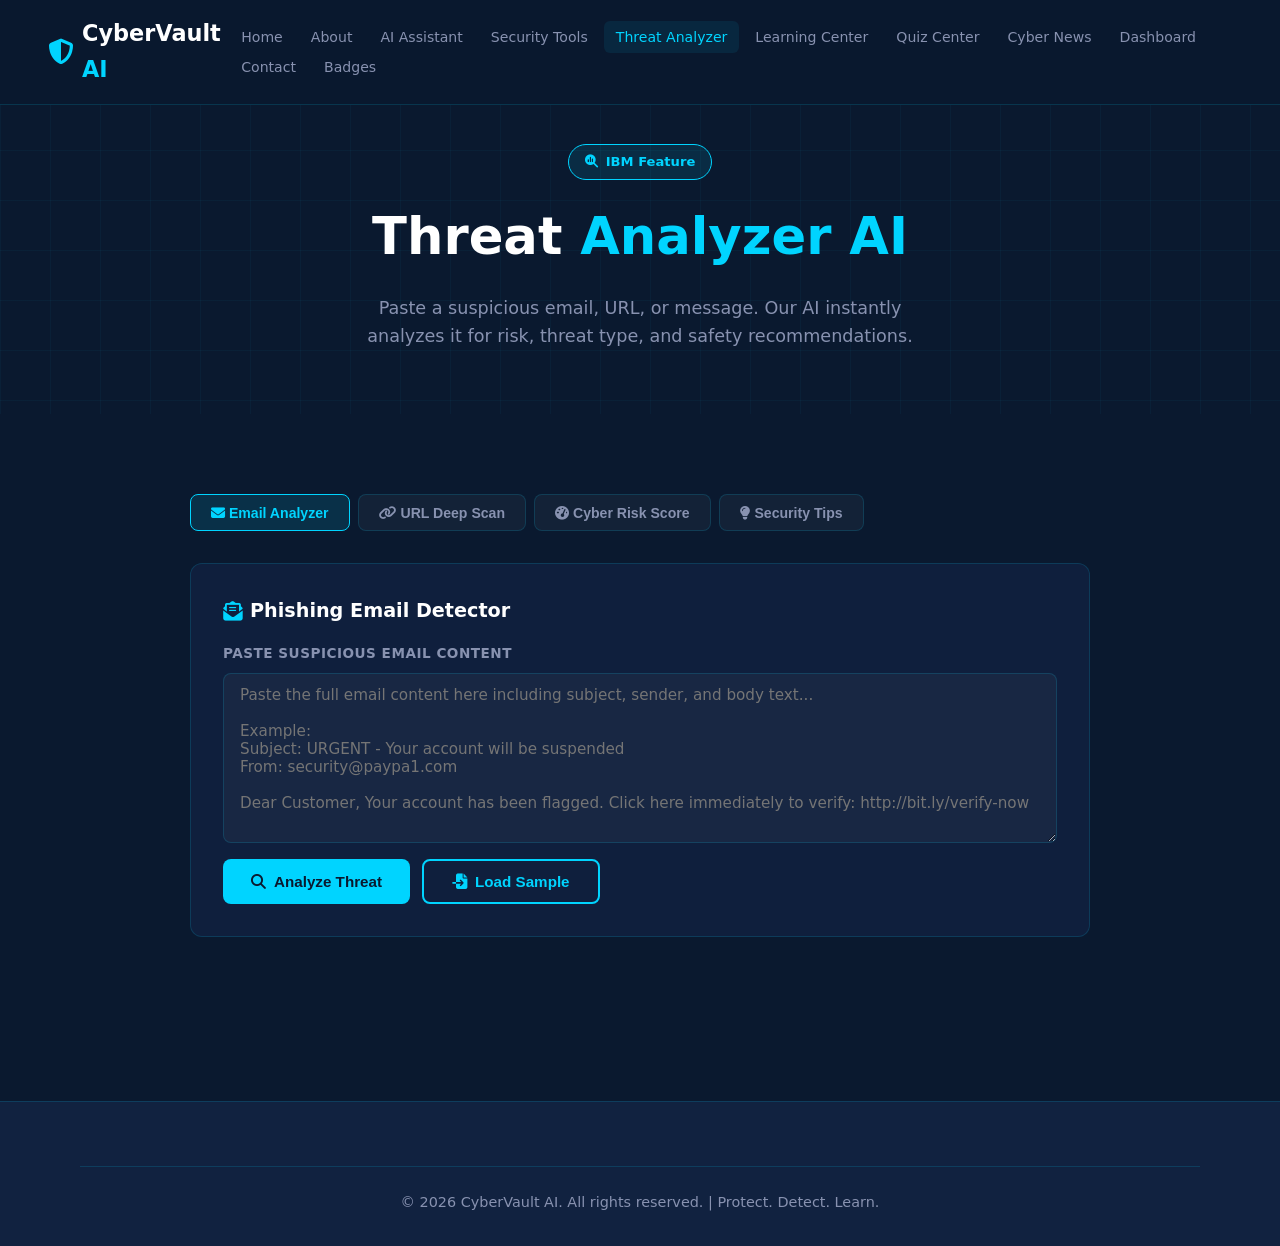
<file: pages/threat.html>
﻿<!DOCTYPE html>
<html lang="en">
<head>
  <meta charset="UTF-8"/>
  <meta name="viewport" content="width=device-width, initial-scale=1.0"/>
  <title>Threat Analyzer AI - CyberVault AI</title>
  <link rel="stylesheet" href="../assets/css/style.css"/>
  <link rel="stylesheet" href="https://cdnjs.cloudflare.com/ajax/libs/font-awesome/6.5.0/css/all.min.css"/>
</head>
<body>
  <nav class="navbar" id="navbar">
    <div class="nav-brand" onclick="location.href='../index.html'"><i class="fas fa-shield-halved"></i><span>CyberVault <span class="accent">AI</span></span></div>
    <ul class="nav-links" id="navLinks">
      <li><a href="../index.html">Home</a></li>
      <li><a href="about.html">About</a></li>
      <li><a href="assistant.html">AI Assistant</a></li>
      <li><a href="tools.html">Security Tools</a></li>
      <li><a href="threat.html" class="active">Threat Analyzer</a></li>
      <li><a href="learning.html">Learning Center</a></li>
      <li><a href="quiz.html">Quiz Center</a></li>
      <li><a href="news.html">Cyber News</a></li>
      <li><a href="dashboard.html">Dashboard</a></li>
      <li><a href="contact.html">Contact</a></li>
      <li><a href="badges.html"> Badges</a></li>
    </ul>
    <button class="hamburger" id="hamburger"><i class="fas fa-bars"></i></button>
  </nav>

  <section class="page-hero">
    <div class="page-badge"><i class="fas fa-magnifying-glass-chart"></i> IBM Feature</div>
    <h1>Threat <span class="accent">Analyzer AI</span></h1>
    <p>Paste a suspicious email, URL, or message. Our AI instantly analyzes it for risk, threat type, and safety recommendations.</p>
  </section>

  <div class="section" style="max-width:900px">
    <div class="tools-tabs">
      <button class="tab-btn active" onclick="switchTab('email')"><i class="fas fa-envelope"></i> Email Analyzer</button>
      <button class="tab-btn" onclick="switchTab('urldeep')"><i class="fas fa-link"></i> URL Deep Scan</button>
      <button class="tab-btn" onclick="switchTab('riskscore')"><i class="fas fa-gauge-high"></i> Cyber Risk Score</button>
      <button class="tab-btn" onclick="switchTab('tips')"><i class="fas fa-lightbulb"></i> Security Tips</button>
    </div>

    <!-- EMAIL ANALYZER -->
    <div id="panel-email" class="tool-panel active">
      <div class="tool-card glass">
        <h3><i class="fas fa-envelope-open-text"></i> Phishing Email Detector</h3>
        <div class="input-group">
          <label>Paste Suspicious Email Content</label>
          <textarea id="emailInput" rows="8" placeholder="Paste the full email content here including subject, sender, and body text...&#10;&#10;Example:&#10;Subject: URGENT - Your account will be suspended&#10;From: security@paypa1.com&#10;&#10;Dear Customer, Your account has been flagged. Click here immediately to verify: http://bit.ly/verify-now"></textarea>
        </div>
        <div style="display:flex;gap:0.75rem;flex-wrap:wrap">
          <button class="btn btn-primary" onclick="analyzeEmail()"><i class="fas fa-search"></i> Analyze Threat</button>
          <button class="btn btn-outline" onclick="loadSample()"><i class="fas fa-file-import"></i> Load Sample</button>
        </div>
        <div id="emailResult" class="threat-result"></div>
      </div>
    </div>

    <!-- URL DEEP SCAN -->
    <div id="panel-urldeep" class="tool-panel">
      <div class="tool-card glass">
        <h3><i class="fas fa-microscope"></i> URL Deep Threat Scanner</h3>
        <div class="input-group">
          <label>URL to Deep Scan</label>
          <input type="text" id="urlDeep" placeholder="https://suspicious-domain.xyz/login?redirect=paypal"/>
        </div>
        <div class="input-group">
          <label>Context (optional)</label>
          <textarea id="urlContext" rows="3" placeholder="Describe where you received this URL (email, SMS, social media, etc.)..."></textarea>
        </div>
        <button class="btn btn-primary" onclick="deepScanURL()"><i class="fas fa-radar"></i> Deep Scan</button>
        <div id="urlDeepResult" class="threat-result"></div>
      </div>
    </div>

    <!-- CYBER RISK SCORE -->
    <div id="panel-riskscore" class="tool-panel">
      <div class="tool-card glass">
        <h3><i class="fas fa-gauge-high"></i> Cyber Risk Assessment</h3>
        <p class="text-muted mb2">Answer these questions to get your personalized cybersecurity risk score and recommendations.</p>
        <div id="riskQuestions"></div>
        <div id="riskFinalResult" style="display:none"></div>
      </div>
    </div>

    <!-- TIPS GENERATOR -->
    <div id="panel-tips" class="tool-panel">
      <div class="tool-card glass">
        <h3><i class="fas fa-lightbulb"></i> AI Security Tips Generator</h3>
        <p class="text-muted mb2">Get personalized cybersecurity tips based on your profile.</p>
        <div class="input-group">
          <label>I am a...</label>
          <select id="tipProfile">
            <option value="home">Home User</option>
            <option value="business">Business Professional</option>
            <option value="student">Student</option>
            <option value="developer">Software Developer</option>
            <option value="remote">Remote Worker</option>
          </select>
        </div>
        <div class="input-group">
          <label>My biggest security concern is...</label>
          <select id="tipConcern">
            <option value="phishing">Phishing / Email Scams</option>
            <option value="identity">Identity Theft</option>
            <option value="hacking">Account Hacking</option>
            <option value="privacy">Online Privacy</option>
            <option value="malware">Malware / Ransomware</option>
          </select>
        </div>
        <button class="btn btn-primary" onclick="generateTips()"><i class="fas fa-wand-magic-sparkles"></i> Generate My Tips</button>
        <div id="tipsResult" style="display:none;margin-top:1.5rem"></div>
      </div>
    </div>
  </div>

  <footer class="footer">
    <div class="footer-bottom"><p>© 2026 CyberVault AI. All rights reserved. | Protect. Detect. Learn.</p></div>
  </footer>

  <script src="../assets/js/main.js"></script>
  <script>
    function switchTab(name) {
      document.querySelectorAll('.tool-panel').forEach(p => p.classList.remove('active'));
      document.querySelectorAll('.tab-btn').forEach(b => b.classList.remove('active'));
      document.getElementById('panel-' + name).classList.add('active');
      event.currentTarget.classList.add('active');
    }

    // ---- EMAIL ANALYZER ----
    function loadSample() {
      document.getElementById('emailInput').value = `Subject: URGENT - Your account will be SUSPENDED in 24 hours!
From: security-team@paypa1-support.com
Reply-To: noreply@suspicious-domain.ru

Dear Valued Customer,

We have detected unusual activity on your PayPal account. Your account will be permanently SUSPENDED unless you verify your identity immediately.

CLICK HERE TO VERIFY NOW: http://bit.ly/paypal-verify-urgent

You must act within 24 HOURS or your account will be closed and your funds frozen.

Provide your:
- Full name
- Date of birth  
- Password
- Credit card number

Security Department
PayPal Inc.`;
    }

    function analyzeEmail() {
      const email = document.getElementById('emailInput').value.trim();
      if (!email) { alert('Please paste an email to analyze.'); return; }
      const lower = email.toLowerCase();

      const indicators = [];
      if (/urgent|immediately|suspend|expire|click here|act now|within \d+ hours/i.test(email))
        indicators.push({ icon: '🚨', text: 'Urgent language and pressure tactics' });
      if (/bit\.ly|tinyurl|goo\.gl|ow\.ly/i.test(email))
        indicators.push({ icon: '🔗', text: 'Shortened/obscured URLs that hide real destination' });
      if (/paypa1|g00gle|amaz0n|micros0ft|app1e/i.test(email))
        indicators.push({ icon: '🎭', text: 'Typosquatting — impersonating a trusted brand' });
      if (/\.ru$|\.cn$|\.tk$|\.xyz$/m.test(email))
        indicators.push({ icon: '🌍', text: 'High-risk domain extension (.ru, .cn, .tk, .xyz)' });
      if (/password|credit card|social security|date of birth/i.test(email))
        indicators.push({ icon: '💳', text: 'Requesting sensitive personal/financial information' });
      if (/dear customer|dear user|dear account holder/i.test(email))
        indicators.push({ icon: '👤', text: 'Generic greeting — not personalized (impersonal mass phishing)' });
      if (!/from:.*@[a-z]+\.[a-z]{2,3}$/im.test(email) || /reply-to:.*@(?!.*same.*)/i.test(email))
        indicators.push({ icon: '📧', text: 'Suspicious sender domain or mismatched Reply-To' });
      if (/login|verify|confirm|account|update your|provide your/i.test(email))
        indicators.push({ icon: '🔐', text: 'Credential harvesting language' });

      const score = Math.min(98, indicators.length * 13 + (indicators.length > 4 ? 15 : 0));
      const level = score >= 70 ? 'High' : score >= 40 ? 'Medium' : 'Low';
      const levelClass = score >= 70 ? 'badge-high' : score >= 40 ? 'badge-medium' : 'badge-low';
      const color = score >= 70 ? 'var(--accent3)' : score >= 40 ? '#ffc832' : 'var(--accent2)';

      const result = document.getElementById('emailResult');
      result.innerHTML = `
        <div style="background:rgba(255,107,107,0.05);border:1px solid var(--border);border-radius:12px;padding:2rem;margin-top:1.5rem">
          <div style="display:flex;align-items:center;gap:1.5rem;flex-wrap:wrap;margin-bottom:1.5rem">
            <div class="risk-score-circle" style="border-color:${color};min-width:110px">
              <span class="score-num" style="color:${color}">${score}%</span>
              <span class="score-label">Threat Score</span>
            </div>
            <div>
              <h3 style="margin-bottom:0.5rem">Analysis Results</h3>
              <span class="threat-type-badge ${levelClass}">Risk Level: ${level}</span><br><br>
              <span style="color:var(--text-muted);font-size:0.9rem">${indicators.length} threat indicator${indicators.length!==1?'s':''} detected</span>
            </div>
          </div>
          <h4 style="margin-bottom:0.75rem">⚠️  Threat Indicators:</h4>
          <ul class="indicator-list">
            ${indicators.length ? indicators.map(i => `<li style="gap:0.5rem">${i.icon} ${i.text}</li>`).join('') : '<li style="color:var(--accent2)">✅ No strong phishing indicators detected</li>'}
          </ul>
          <div style="margin-top:1.25rem;padding:1rem;background:rgba(0,212,255,0.06);border-radius:8px;border-left:3px solid ${color}">
            <strong>🤖 AI Recommendation:</strong><br>
            ${score >= 70 
              ? '🔴 <strong>DO NOT interact with this email.</strong> This appears to be a phishing attempt. Delete immediately, report to your email provider, and alert your IT/security team.' 
              : score >= 40 
              ? '🟡 <strong>Proceed with caution.</strong> This email shows some suspicious characteristics. Verify the sender through official channels before clicking any links or responding.'
              : '🟢 <strong>Likely safe</strong>, but always verify unexpected requests. When in doubt, contact the sender directly using official contact information.'}
          </div>
        </div>`;
      result.classList.add('visible');
    }

    // ---- URL DEEP SCAN ----
    function deepScanURL() {
      const url = document.getElementById('urlDeep').value.trim();
      if (!url) { alert('Please enter a URL.'); return; }
      const ctx = document.getElementById('urlContext').value;

      const checks = [
        { name: 'HTTPS Protocol', pass: /^https:\/\//i.test(url), tip: 'Use only HTTPS — never enter data on HTTP sites' },
        { name: 'Domain Reputation', pass: !/\.tk$|\.ml$|\.ga$|\.cf$/i.test(url), tip: 'Free TLDs (.tk, .ml) are widely abused by attackers' },
        { name: 'URL Length Normal', pass: url.length < 100, tip: 'Extremely long URLs often contain obfuscated redirects' },
        { name: 'No IP Address', pass: !/\d{1,3}\.\d{1,3}\.\d{1,3}\.\d{1,3}/.test(url), tip: 'Legitimate services use domain names, not raw IPs' },
        { name: 'No Redirect Tricks', pass: !/@/.test(url), tip: 'The @ symbol in URLs is a redirect trick' },
        { name: 'No Shortened URL', pass: !/bit\.ly|tinyurl|goo\.gl/i.test(url), tip: 'Expand shortened URLs before visiting' },
        { name: 'No Brand Spoofing', pass: !/paypa1|g00gle|amaz0n|micros0ft/i.test(url), tip: 'Check for character substitutions like 0 for o' },
        { name: 'No Suspicious Path', pass: !/login|verify|account|password|secure/i.test(url), tip: 'These path keywords are common in credential-stealing pages' }
      ];

      const failed = checks.filter(c => !c.pass);
      const score = Math.round((failed.length / checks.length) * 100);
      const color = score < 20 ? 'var(--accent2)' : score < 50 ? '#ffc832' : 'var(--accent3)';

      const result = document.getElementById('urlDeepResult');
      result.innerHTML = `
        <div style="margin-top:1.5rem;background:rgba(0,0,0,0.2);border:1px solid var(--border);border-radius:12px;padding:2rem">
          <div style="display:flex;align-items:center;justify-content:center;gap:2rem;flex-wrap:wrap;margin-bottom:1.5rem">
            <div class="risk-score-circle" style="border-color:${color}">
              <span class="score-num" style="color:${color}">${score}%</span>
              <span class="score-label">Risk Score</span>
            </div>
          </div>
          <h4 style="margin-bottom:1rem">Security Checks:</h4>
          ${checks.map(c => `
            <div style="display:flex;align-items:flex-start;gap:0.75rem;padding:0.6rem 0;border-bottom:1px solid var(--border);font-size:0.88rem">
              <span>${c.pass ? '✅' : '❌'}</span>
              <div>
                <strong>${c.name}</strong><br>
                <span style="color:var(--text-muted)">${c.tip}</span>
              </div>
            </div>`).join('')}
          ${ctx ? `<div style="margin-top:1rem;padding:0.75rem;background:rgba(0,212,255,0.06);border-radius:8px;font-size:0.85rem"><strong>Context noted:</strong> ${ctx}</div>` : ''}
        </div>`;
      result.classList.add('visible');
    }

    // ---- RISK SCORE ----
    const riskQs = [
      { q: 'Do you use Multi-Factor Authentication (MFA) on your accounts?', weight: 20, tips: ['Enable MFA on email, banking, and social media immediately'] },
      { q: 'Do you use a password manager?', weight: 15, tips: ['Use Bitwarden (free) or 1Password to manage unique passwords'] },
      { q: 'Do you regularly update your software and operating system?', weight: 15, tips: ['Enable automatic updates — patches fix critical security holes'] },
      { q: 'Do you back up your data regularly?', weight: 15, tips: ['Follow the 3-2-1 rule: 3 copies, 2 media types, 1 offsite'] },
      { q: 'Do you use HTTPS websites for sensitive activities?', weight: 10, tips: ['Always check for the padlock icon in your browser'] },
      { q: 'Do you use a VPN on public Wi-Fi?', weight: 10, tips: ['Use ProtonVPN or Mullvad on public networks'] },
      { q: 'Do you know how to identify phishing emails?', weight: 8, tips: ['Take our Phishing Awareness module in the Learning Center'] },
      { q: 'Is your home Wi-Fi using WPA2 or WPA3 encryption?', weight: 7, tips: ['Check your router settings and upgrade from WEP/WPA1'] }
    ];
    let riskAnswers = {};

    function renderRiskQuestions() {
      const container = document.getElementById('riskQuestions');
      let html = '';
      riskQs.forEach((q, i) => {
        html += `
          <div style="margin-bottom:1.25rem;padding:1.25rem;background:rgba(255,255,255,0.03);border:1px solid var(--border);border-radius:10px">
            <p style="font-weight:600;margin-bottom:0.75rem;font-size:0.95rem">${i+1}. ${q.q}</p>
            <div style="display:flex;gap:0.75rem;flex-wrap:wrap">
              <button class="btn btn-outline risk-btn" style="font-size:0.82rem;padding:0.5rem 1.25rem" onclick="answerRisk(${i}, 'yes', this)">✅ Yes</button>
              <button class="btn btn-outline risk-btn" style="font-size:0.82rem;padding:0.5rem 1.25rem" onclick="answerRisk(${i}, 'no', this)">❌ No</button>
              <button class="btn btn-outline risk-btn" style="font-size:0.82rem;padding:0.5rem 1.25rem" onclick="answerRisk(${i}, 'partial', this)">🔄 Partially</button>
            </div>
          </div>`;
      });
      html += `<button class="btn btn-primary mt1" onclick="calculateRisk()"><i class="fas fa-calculator"></i> Calculate My Risk Score</button>`;
      container.innerHTML = html;
    }

    window.answerRisk = function(idx, val, btn) {

  alert("Clicked: " + val);

  riskAnswers[idx] = val;

  console.log(riskAnswers);

};

    window.calculateRisk = function() {
      let score = 0;
      const recommendations = [];
      riskQs.forEach((q, i) => {
        const ans = riskAnswers[i];
        if (ans === 'yes') score += q.weight;
        else if (ans === 'partial') score += q.weight * 0.5;
        if (ans === 'no' || ans === 'partial') recommendations.push(q.tips[0]);
      });
      score = Math.round(score);
      const level = score >= 80 ? '🟢 Low Risk' : score >= 55 ? '🟡 Medium Risk' : '🔴 High Risk';
      const color = score >= 80 ? 'var(--accent2)' : score >= 55 ? '#ffc832' : 'var(--accent3)';
      const finalResult = document.getElementById('riskFinalResult');
      finalResult.innerHTML = `
        <div style="text-align:center;margin-top:2rem;padding:2.5rem;background:rgba(0,0,0,0.2);border-radius:16px;border:1px solid var(--border)">
          <div class="risk-score-circle" style="border-color:${color};width:150px;height:150px;margin:0 auto 1.5rem">
            <span class="score-num" style="color:${color};font-size:2.5rem">${score}</span>
            <span class="score-label">/ 100</span>
          </div>
          <h2 style="margin-bottom:0.5rem">${level}</h2>
          <p style="color:var(--text-muted);margin-bottom:2rem">Based on your responses</p>
          ${recommendations.length ? `
            <h4 style="margin-bottom:1rem;text-align:left">🎯 Your Action Plan:</h4>
            <ul style="list-style:none;text-align:left">
              ${recommendations.map(r => `<li style="padding:0.6rem 0;border-bottom:1px solid var(--border);color:var(--text-muted);font-size:0.9rem">→ ${r}</li>`).join('')}
            </ul>` : '<p style="color:var(--accent2)">✅ Excellent! You have strong security practices.</p>'}
        </div>`;
      finalResult.style.display = 'block';
      document.getElementById('riskQuestions').style.display = 'none';
    };

    renderRiskQuestions();

    // ---- TIPS GENERATOR ----
    const tipsDB = {
      home: { phishing: ['Never click links in unsolicited emails — go to the website directly','Check sender email carefully for typos like paypa1.com','Use Gmail\'s "Report Phishing" feature for suspicious emails'], identity: ['Freeze your credit at all 3 bureaus (Equifax, Experian, TransUnion)','Use virtual credit card numbers for online shopping','Monitor your credit report monthly with free tools'], hacking: ['Use a password manager like Bitwarden (free)','Enable 2FA on your email account immediately','Use a passphrase like "Coffee!Sky$Moon2025" — easy to remember, hard to crack'], privacy: ['Use Firefox + uBlock Origin to block trackers','Use Signal for private messaging','Use DuckDuckGo instead of Google for searches'], malware: ['Keep Windows Defender updated — it\'s surprisingly effective','Never download software from unofficial sources','Disable macros in Microsoft Office documents'] },
      developer: { phishing: ['Implement SPF, DKIM, DMARC on your email domain','Use SSRF protections in web applications','Validate all user input on the server side'], identity: ['Never commit API keys or credentials to Git repositories','Use environment variables for secrets management','Use services like AWS Secrets Manager or HashiCorp Vault'], hacking: ['Enable HTTPS with HSTS on all your web apps','Implement Content Security Policy (CSP) headers','Use parameterized queries to prevent SQL injection'], privacy: ['Implement proper session management and CSRF tokens','Log and monitor for suspicious activity patterns','Follow OWASP Top 10 guidelines in all projects'], malware: ['Scan dependencies with npm audit or Snyk regularly','Use dependency pinning to avoid supply chain attacks','Implement SRI (Subresource Integrity) for CDN assets'] }
    };

    window.generateTips = function() {
      const profile = document.getElementById('tipProfile').value;
      const concern = document.getElementById('tipConcern').value;
      const baseProfile = tipsDB[profile] || tipsDB['home'];
      const tips = baseProfile[concern] || baseProfile['phishing'];

      const today = new Date().toLocaleDateString('en-US', {weekday:'long', month:'long', day:'numeric'});
      const result = document.getElementById('tipsResult');
      result.innerHTML = `
        <div style="background:rgba(0,212,255,0.05);border:1px solid var(--border);border-radius:12px;padding:2rem">
          <div style="display:flex;align-items:center;gap:0.75rem;margin-bottom:1.25rem;padding-bottom:1rem;border-bottom:1px solid var(--border)">
            <i class="fas fa-lightbulb" style="color:var(--accent);font-size:1.4rem"></i>
            <div>
              <h4 style="margin-bottom:0.1rem">Personalized Security Tips</h4>
              <p style="color:var(--text-muted);font-size:0.8rem">${today}</p>
            </div>
          </div>
          ${tips.map((tip, i) => `
            <div style="display:flex;align-items:flex-start;gap:1rem;padding:0.9rem;margin-bottom:0.5rem;background:rgba(255,255,255,0.03);border-radius:8px;border-left:3px solid var(--accent)">
              <span style="color:var(--accent);font-weight:800;font-size:1.1rem">${i+1}</span>
              <p style="font-size:0.92rem;line-height:1.6">${tip}</p>
            </div>`).join('')}
          <div style="margin-top:1.25rem;text-align:center">
            <a href="learning.html" class="btn btn-outline" style="font-size:0.88rem"><i class="fas fa-graduation-cap"></i> Continue Learning</a>
          </div>
        </div>`;
      result.style.display = 'block';
    };
  </script>
</body>
</html>
</file>
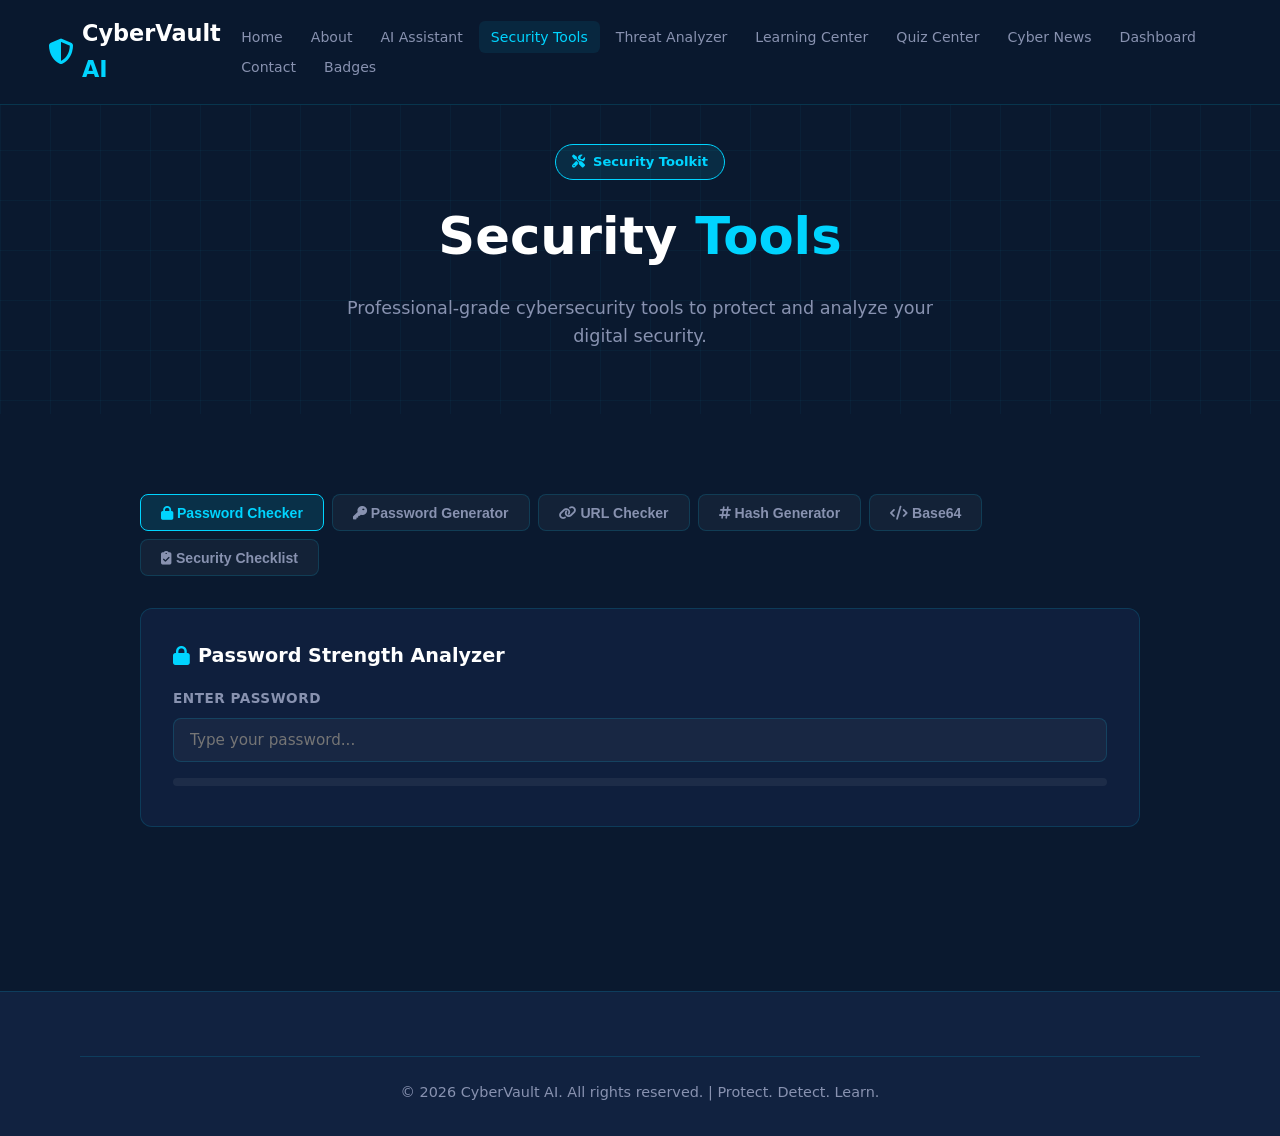
<file: pages/tools.html>
﻿<!DOCTYPE html>
<html lang="en">
<head>
  <meta charset="UTF-8"/>
  <meta name="viewport" content="width=device-width, initial-scale=1.0"/>
  <title>Security Tools - CyberVault AI</title>
  <link rel="stylesheet" href="../assets/css/style.css"/>
  <link rel="stylesheet" href="https://cdnjs.cloudflare.com/ajax/libs/font-awesome/6.5.0/css/all.min.css"/>
</head>
<body>
  <nav class="navbar" id="navbar">
    <div class="nav-brand" onclick="location.href='../index.html'"><i class="fas fa-shield-halved"></i><span>CyberVault <span class="accent">AI</span></span></div>
    <ul class="nav-links" id="navLinks">
      <li><a href="../index.html">Home</a></li>
      <li><a href="about.html">About</a></li>
      <li><a href="assistant.html">AI Assistant</a></li>
      <li><a href="tools.html" class="active">Security Tools</a></li>
      <li><a href="threat.html">Threat Analyzer</a></li>
      <li><a href="learning.html">Learning Center</a></li>
      <li><a href="quiz.html">Quiz Center</a></li>
      <li><a href="news.html">Cyber News</a></li>
      <li><a href="dashboard.html">Dashboard</a></li>
      <li><a href="contact.html">Contact</a></li>
      <li><a href="badges.html">Badges</a></li>
    </ul>
    <button class="hamburger" id="hamburger"><i class="fas fa-bars"></i></button>
  </nav>

  <section class="page-hero">
    <div class="page-badge"><i class="fas fa-tools"></i> Security Toolkit</div>
    <h1>Security <span class="accent">Tools</span></h1>
    <p>Professional-grade cybersecurity tools to protect and analyze your digital security.</p>
  </section>

  <div class="section" style="max-width:1000px">
    <!-- TABS -->
    <div class="tools-tabs">
      <button class="tab-btn active" onclick="switchTab('password')"><i class="fas fa-lock"></i> Password Checker</button>
      <button class="tab-btn" onclick="switchTab('generator')"><i class="fas fa-key"></i> Password Generator</button>
      <button class="tab-btn" onclick="switchTab('url')"><i class="fas fa-link"></i> URL Checker</button>
      <button class="tab-btn" onclick="switchTab('hash')"><i class="fas fa-hashtag"></i> Hash Generator</button>
      <button class="tab-btn" onclick="switchTab('base64')"><i class="fas fa-code"></i> Base64</button>
      <button class="tab-btn" onclick="switchTab('checklist')"><i class="fas fa-clipboard-check"></i> Security Checklist</button>
    </div>

    <!-- PASSWORD STRENGTH CHECKER -->
    <div id="panel-password" class="tool-panel active">
      <div class="tool-card glass">
        <h3><i class="fas fa-lock"></i> Password Strength Analyzer</h3>
        <div class="input-group">
          <label>Enter Password</label>
          <input type="password" id="pwInput" placeholder="Type your password..." oninput="analyzePassword(this.value)"/>
        </div>
        <div class="strength-bar-wrap">
          <div class="strength-bar" id="strengthBar"></div>
        </div>
        <p class="strength-label" id="strengthLabel"></p>
        <div id="pwDetails" class="result-box" style="display:none;font-family:inherit;font-size:0.9rem;"></div>
      </div>
    </div>

    <!-- PASSWORD GENERATOR -->
    <div id="panel-generator" class="tool-panel">
      <div class="tool-card glass">
        <h3><i class="fas fa-key"></i> Secure Password Generator</h3>
        <div style="display:grid;grid-template-columns:1fr 1fr;gap:1rem;margin-bottom:1rem">
          <div class="input-group">
            <label>Length: <span id="lenLabel">16</span></label>
            <input type="range" id="pwLen" min="8" max="64" value="16" oninput="document.getElementById('lenLabel').textContent=this.value" style="accent-color:var(--accent);width:100%"/>
          </div>
          <div>
            <label style="font-size:0.82rem;color:var(--text-muted);font-weight:600;text-transform:uppercase;letter-spacing:0.5px;display:block;margin-bottom:0.5rem">Options</label>
            <label style="display:flex;gap:.5rem;align-items:center;margin-bottom:.3rem"><input type="checkbox" id="inclUpper" checked> Uppercase</label>
            <label style="display:flex;gap:.5rem;align-items:center;margin-bottom:.3rem"><input type="checkbox" id="inclLower" checked> Lowercase</label>
            <label style="display:flex;gap:.5rem;align-items:center;margin-bottom:.3rem"><input type="checkbox" id="inclNum" checked> Numbers</label>
            <label style="display:flex;gap:.5rem;align-items:center"><input type="checkbox" id="inclSym" checked> Symbols</label>
          </div>
        </div>
        <button class="btn btn-primary mb1" onclick="generatePassword()"><i class="fas fa-dice"></i> Generate Password</button>
        <div class="result-box" id="genResult" style="display:flex;justify-content:space-between;align-items:center;display:none">
          <span id="genPw" style="word-break:break-all;flex:1;margin-right:1rem"></span>
          <button class="copy-btn" onclick="copyToClipboard(document.getElementById('genPw').textContent, this)"><i class="fas fa-copy"></i> Copy</button>
        </div>
        <div id="genStrength" style="margin-top:0.5rem"></div>
      </div>
    </div>

    <!-- URL CHECKER -->
    <div id="panel-url" class="tool-panel">
      <div class="tool-card glass">
        <h3><i class="fas fa-link"></i> URL Safety Checker</h3>
        <div class="input-group">
          <label>Enter URL to analyze</label>
          <input type="text" id="urlInput" placeholder="https://example.com or suspicious-site.xyz"/>
        </div>
        <button class="btn btn-primary" onclick="checkURL()"><i class="fas fa-search"></i> Analyze URL</button>
        <div id="urlResult" class="threat-result"></div>
      </div>
    </div>

    <!-- HASH GENERATOR -->
    <div id="panel-hash" class="tool-panel">
      <div class="tool-card glass">
        <h3><i class="fas fa-hashtag"></i> Hash Generator</h3>
        <div class="input-group">
          <label>Input Text</label>
          <textarea id="hashInput" rows="4" placeholder="Enter text to hash..."></textarea>
        </div>
        <div class="input-group">
          <label>Algorithm</label>
          <select id="hashAlgo">
            <option value="SHA-1">SHA-1</option>
            <option value="SHA-256" selected>SHA-256</option>
            <option value="SHA-384">SHA-384</option>
            <option value="SHA-512">SHA-512</option>
          </select>
        </div>
        <button class="btn btn-primary mb1" onclick="generateHash()"><i class="fas fa-hashtag"></i> Generate Hash</button>
        <div class="result-box" id="hashResult" style="display:none">
          <div style="display:flex;justify-content:space-between;align-items:center;flex-wrap:wrap;gap:0.5rem">
            <span id="hashOutput" style="word-break:break-all;flex:1;margin-right:1rem;font-size:0.82rem"></span>
            <button class="copy-btn" onclick="copyToClipboard(document.getElementById('hashOutput').textContent, this)"><i class="fas fa-copy"></i> Copy</button>
          </div>
        </div>
        <p class="text-muted mt1" style="font-size:0.82rem">⚠️ SHA-1 is deprecated. Use SHA-256 or higher for security.</p>
      </div>
    </div>

    <!-- BASE64 -->
    <div id="panel-base64" class="tool-panel">
      <div class="tool-card glass">
        <h3><i class="fas fa-code"></i> Base64 Encoder / Decoder</h3>
        <div class="input-group">
          <label>Input Text</label>
          <textarea id="b64Input" rows="4" placeholder="Enter text to encode or decode..."></textarea>
        </div>
        <div style="display:flex;gap:0.75rem;flex-wrap:wrap;margin-bottom:1rem">
          <button class="btn btn-primary" onclick="encodeB64()"><i class="fas fa-lock"></i> Encode</button>
          <button class="btn btn-outline" onclick="decodeB64()"><i class="fas fa-lock-open"></i> Decode</button>
          <button class="btn" style="background:rgba(255,255,255,0.06);color:var(--text-muted);border:1px solid var(--border)" onclick="clearB64()">Clear</button>
        </div>
        <div class="result-box" id="b64Result" style="display:none">
          <div style="display:flex;justify-content:space-between;align-items:center;flex-wrap:wrap;gap:0.5rem">
            <span id="b64Output" style="word-break:break-all;flex:1;margin-right:1rem;font-size:0.9rem"></span>
            <button class="copy-btn" onclick="copyToClipboard(document.getElementById('b64Output').textContent, this)"><i class="fas fa-copy"></i> Copy</button>
          </div>
        </div>
        <p class="text-muted mt1" style="font-size:0.82rem">ℹ️ Base64 is encoding, NOT encryption. It does not secure data.</p>
      </div>
    </div>

    <!-- SECURITY CHECKLIST -->
    <div id="panel-checklist" class="tool-panel">
      <div class="tool-card glass">
        <h3><i class="fas fa-clipboard-check"></i> Personal Security Checklist</h3>
        <p class="text-muted mb2" style="font-size:0.9rem">Check off each item you've completed to improve your cybersecurity posture.</p>
        <div id="checklistItems"></div>
        <div class="divider"></div>
        <div style="display:flex;justify-content:space-between;align-items:center;flex-wrap:wrap;gap:1rem">
          <div>
            <span style="font-size:1.1rem;font-weight:700">Security Score: </span>
            <span id="checkScore" style="font-size:1.3rem;font-weight:900;color:var(--accent)">0%</span>
          </div>
          <button class="btn btn-outline" onclick="resetChecklist()"><i class="fas fa-redo"></i> Reset</button>
        </div>
        <div class="strength-bar-wrap mt1"><div class="strength-bar" id="checkBar"></div></div>
      </div>
    </div>
  </div>

  <footer class="footer">
    <div class="footer-bottom"><p>© 2026 CyberVault AI. All rights reserved. | Protect. Detect. Learn.</p></div>
  </footer>

  <script src="../assets/js/main.js"></script>
  <script>
    // ---- TABS ----
    function switchTab(name) {
      document.querySelectorAll('.tool-panel').forEach(p => p.classList.remove('active'));
      document.querySelectorAll('.tab-btn').forEach(b => b.classList.remove('active'));
      document.getElementById('panel-' + name).classList.add('active');
      event.currentTarget.classList.add('active');
    }

    // ---- PASSWORD STRENGTH ----
    function analyzePassword(pw) {
      const bar = document.getElementById('strengthBar');
      const label = document.getElementById('strengthLabel');
      const details = document.getElementById('pwDetails');
      if (!pw) {
        bar.style.width = '0'; label.textContent = ''; details.style.display = 'none'; return;
      }
      let score = 0;
      const checks = {
        'Length ≥ 8':  pw.length >= 8,
        'Length ≥ 12': pw.length >= 12,
        'Length ≥ 16': pw.length >= 16,
        'Uppercase letters': /[A-Z]/.test(pw),
        'Lowercase letters': /[a-z]/.test(pw),
        'Numbers': /[0-9]/.test(pw),
        'Special characters': /[^A-Za-z0-9]/.test(pw),
        'No common patterns': !/(.)\1{2,}/.test(pw),
        'Not a common password': !['password','123456','qwerty','admin'].includes(pw.toLowerCase())
      };
      score = Object.values(checks).filter(Boolean).length;
      const pct = Math.round((score / 9) * 100);
      bar.style.width = pct + '%';
      let level, color;
      if (score <= 3) { level = '🔴 Very Weak'; color = '#ff4444'; }
      else if (score <= 5) { level = '🟠 Weak'; color = '#ff8800'; }
      else if (score <= 7) { level = '🟡 Medium'; color = '#ffc832'; }
      else if (score <= 8) { level = '🟢 Strong'; color = '#00ffb3'; }
      else { level = '💎 Very Strong'; color = '#00D4FF'; }
      bar.style.backgsround = color;
      label.style.color = color;
      label.textContent = `${level} — ${pct}%`;
      let html = '<strong>Checklist:</strong><br>';
      for (const [k, v] of Object.entries(checks)) {
        html += `${v ? '✅' : '❌'} ${k}<br>`;
      }
      details.innerHTML = html;
      details.style.display = 'block';
    }

    // ---- PASSWORD GENERATOR ----
    function generatePassword() {
      const len = parseInt(document.getElementById('pwLen').value);
      let chars = '';
      if (document.getElementById('inclUpper').checked) chars += 'ABCDEFGHIJKLMNOPQRSTUVWXYZ';
      if (document.getElementById('inclLower').checked) chars += 'abcdefghijklmnopqrstuvwxyz';
      if (document.getElementById('inclNum').checked) chars += '0123456789';
      if (document.getElementById('inclSym').checked) chars += '!@#$%^&*()_+-=[]{}|;:,.<>?';
      if (!chars) { alert('Please select at least one character type.'); return; }
      let pw = '';
      const arr = new Uint32Array(len);
      crypto.getRandomValues(arr);
      for (let i = 0; i < len; i++) pw += chars[arr[i] % chars.length];
      document.getElementById('genPw').textContent = pw;
      const r = document.getElementById('genResult');
      r.style.display = 'flex';
      analyzePassword(pw);
      document.getElementById('genStrength').innerHTML = document.getElementById('strengthLabel').textContent;
    }

    // ---- URL CHECKER ----
    function checkURL() {
      const url = document.getElementById('urlInput').value.trim();
      if (!url) { alert('Please enter a URL.'); return; }
      const result = document.getElementById('urlResult');
      const suspiciousPatterns = [
        { test: /bit\.ly|tinyurl|t\.co|goo\.gl|ow\.ly/i, msg: 'Shortened URL — hides real destination' },
        { test: /login|verify|account|secure|update|confirm|banking/i, msg: 'Contains security-sensitive keywords' },
        { test: /\.ru$|\.cn$|\.tk$|\.xyz$|\.top$|\.club$/i, msg: 'High-risk top-level domain' },
        { test: /@/, msg: 'Contains @ symbol — potential URL redirect trick' },
        { test: /[0-9]{1,3}\.[0-9]{1,3}\.[0-9]{1,3}\.[0-9]{1,3}/, msg: 'IP address used instead of domain name' },
        { test: /https?:\/\/.*https?:\/\//, msg: 'Multiple protocols — possible redirect attack' },
        { test: /paypal|amazon|google|microsoft|apple|bank/i, msg: 'Impersonating a well-known brand' },
        { test: /^(?!https:\/\/)/, msg: 'Not using HTTPS — connection not encrypted' },
        { test: /[<>%{}\[\]\\^`]/, msg: 'Contains unusual characters in URL' }
      ];
      const found = suspiciousPatterns.filter(p => p.test.test(url));
      const score = Math.min(100, found.length * 18 + (url.length > 80 ? 10 : 0));
      let badgeClass = score < 20 ? 'badge-low' : score < 55 ? 'badge-medium' : 'badge-high';
      let levelText = score < 20 ? '✅ Likely Safe' : score < 55 ? '⚠️ Suspicious' : 'ðŸ”´ High Risk';
      let indicators = found.length ? found.map(f => `<li>${f.msg}</li>`).join('') : '<li style="color:var(--accent2)">✅ No suspicious indicators detected</li>';
      result.innerHTML = `
        <div class="risk-score-circle" style="border-color:${score<20?'var(--accent2)':score<55?'#ffc832':'var(--accent3)'}">
          <span class="score-num" style="color:${score<20?'var(--accent2)':score<55?'#ffc832':'var(--accent3)'}">${score}%</span>
          <span class="score-label">Risk Score</span>
        </div>
        <div style="text-align:center;margin-bottom:1rem">
          <span class="threat-type-badge ${badgeClass}">${levelText}</span>
        </div>
        <h4 style="margin-bottom:0.75rem">URL Indicators:</h4>
        <ul class="indicator-list">${indicators}</ul>
        <div style="margin-top:1rem;padding:1rem;background:rgba(0,212,255,0.06);border-radius:8px;border:1px solid var(--border);font-size:0.88rem">
          <strong>⚠️ Disclaimer:</strong> This is a demo analysis. For real URL scanning, use VirusTotal.com or Google Safe Browsing API.
        </div>`;
      result.classList.add('visible');
    }

    // ---- HASH GENERATOR ----
    async function generateHash() {
      const text = document.getElementById('hashInput').value;
      const algo = document.getElementById('hashAlgo').value;
      if (!text) { alert('Please enter text to hash.'); return; }
      const encoded = new TextEncoder().encode(text);
      const buffer = await crypto.subtle.digest(algo, encoded);
      const hash = Array.from(new Uint8Array(buffer)).map(b => b.toString(16).padStart(2,'0')).join('');
      document.getElementById('hashOutput').textContent = hash;
      const r = document.getElementById('hashResult');
      r.style.display = 'block';
    }

    // ---- BASE64 ----
    function encodeB64() {
      const val = document.getElementById('b64Input').value;
      if (!val) return;
      try {
        document.getElementById('b64Output').textContent = btoa(unescape(encodeURIComponent(val)));
        document.getElementById('b64Result').style.display = 'block';
      } catch(e) { alert('Encoding error: ' + e.message); }
    }
    function decodeB64() {
      const val = document.getElementById('b64Input').value.trim();
      if (!val) return;
      try {
        document.getElementById('b64Output').textContent = decodeURIComponent(escape(atob(val)));
        document.getElementById('b64Result').style.display = 'block';
      } catch(e) { document.getElementById('b64Output').textContent = '❌ Invalid Base64 string'; document.getElementById('b64Result').style.display = 'block'; }
    }
    function clearB64() {
      document.getElementById('b64Input').value = '';
      document.getElementById('b64Output').textContent = '';
      document.getElementById('b64Result').style.display = 'none';
    }

    // ---- CHECKLIST ----
    const checklistData = [
      { cat: '🔐 Account Security', items: ['I use unique passwords for every account', 'I use a password manager', 'I have enabled 2FA/MFA on all critical accounts', 'I have reviewed my account recovery options'] },
      { cat: '💻 Device Security', items: ['My OS and software are up to date', 'I have antivirus/antimalware installed', 'My device is encrypted (BitLocker/FileVault)', 'I use a screen lock PIN/password'] },
      { cat: '🌐 Network Security', items: ['My Wi-Fi uses WPA2 or WPA3 encryption', 'I changed default router credentials', 'I use a VPN on public Wi-Fi', 'I have a guest network for IoT devices'] },
      { cat: '📧 Email & Communication', items: ['I verify senders before clicking links', 'I never open unexpected attachments', 'I use encrypted messaging (Signal, etc.)', 'I have spam filtering enabled'] },
      { cat: '💾 Data Security', items: ['I back up data regularly (3-2-1 rule)', 'My backups are tested and working', 'I use HTTPS websites for sensitive activities', 'I have reviewed app permissions on my phone'] }
    ];
    let checkStates = {};

    function renderChecklist() {
      const container = document.getElementById('checklistItems');
      let html = '';
      let total = 0, checked = 0;
      checklistData.forEach(cat => {
        html += `<div style="margin-bottom:1.5rem"><h4 style="margin-bottom:0.75rem;color:var(--accent)">${cat.cat}</h4>`;
        cat.items.forEach(item => {
          total++;
          const id = 'chk_' + item.replace(/\s/g,'_');
          if (!checkStates[id]) checkStates[id] = false;
          if (checkStates[id]) checked++;
          html += `<label style="display:flex;align-items:flex-start;gap:0.75rem;padding:0.6rem;border-radius:8px;cursor:pointer;transition:0.2s;margin-bottom:0.25rem;background:${checkStates[id]?'rgba(0,255,179,0.05)':'transparent'}">
            <input type="checkbox" ${checkStates[id]?'checked':''} onchange="toggleCheck('${id}',this.checked)" style="accent-color:var(--accent);margin-top:0.1rem;flex-shrink:0"/>
            <span style="font-size:0.9rem;color:${checkStates[id]?'var(--text-muted)':'var(--text)'}${checkStates[id]?';text-decoration:line-through':''}">${item}</span>
          </label>`;
        });
        html += '</div>';
      });
      container.innerHTML = html;
      const pct = Math.round((checked/total)*100);
      document.getElementById('checkScore').textContent = pct + '%';
      const bar = document.getElementById('checkBar');
      bar.style.width = pct + '%';
      bar.style.background = pct < 40 ? '#ff6b6b' : pct < 70 ? '#ffc832' : 'var(--accent2)';
    }

    function toggleCheck(id, val) {
      checkStates[id] = val;
      renderChecklist();
    }

    function resetChecklist() {
      checkStates = {};
      renderChecklist();
    }

    renderChecklist();
  </script>
</body>
</html>
</file>
<file: assets/css/style.css>
/* ============================================
   CYBERVAULT AI — Global Stylesheet
   ============================================ */

:root {
  --bg: #0A192F;
  --bg2: #112240;
  --bg3: #1a2f50;
  --accent: #00D4FF;
  --accent2: #00ffb3;
  --accent3: #ff6b6b;
  --text: #FFFFFF;
  --text-muted: #8892b0;
  --card: rgba(17, 34, 64, 0.85);
  --border: rgba(0, 212, 255, 0.15);
  --glow: 0 0 20px rgba(0, 212, 255, 0.3);
  --radius: 12px;
  --transition: 0.3s ease;
}

* { margin: 0; padding: 0; box-sizing: border-box; }

html { scroll-behavior: smooth; }

body {
  background-color: var(--bg);
  color: var(--text);
  font-family: 'Segoe UI', system-ui, -apple-system, sans-serif;
  line-height: 1.6;
  overflow-x: hidden;
}

/* ---- SCROLLBAR ---- */
::-webkit-scrollbar { width: 6px; }
::-webkit-scrollbar-track { background: var(--bg); }
::-webkit-scrollbar-thumb { background: var(--accent); border-radius: 3px; }

/* ---- ACCENT ---- */
.accent { color: var(--accent); }

/* ---- GLASS ---- */
.glass {
  background: var(--card);
  border: 1px solid var(--border);
  backdrop-filter: blur(12px);
  border-radius: var(--radius);
}

/* ---- BUTTONS ---- */
.btn {
  display: inline-flex;
  align-items: center;
  gap: 0.5rem;
  padding: 0.75rem 1.75rem;
  border-radius: 8px;
  font-size: 0.95rem;
  font-weight: 600;
  cursor: pointer;
  border: none;
  text-decoration: none;
  transition: var(--transition);
}
.btn-primary {
  background: var(--accent);
  color: var(--bg);
}
.btn-primary:hover {
  background: #00b8e0;
  box-shadow: var(--glow);
  transform: translateY(-2px);
}
.btn-outline {
  background: transparent;
  color: var(--accent);
  border: 2px solid var(--accent);
}
.btn-outline:hover {
  background: rgba(0,212,255,0.1);
  box-shadow: var(--glow);
  transform: translateY(-2px);
}
.btn-danger {
  background: var(--accent3);
  color: #fff;
}
.btn-danger:hover { opacity: 0.85; transform: translateY(-2px); }
.btn-success {
  background: var(--accent2);
  color: var(--bg);
}

/* ============================================
   NAVBAR
   ============================================ */
.navbar {
  position: fixed;
  top: 0; left: 0; right: 0;
  z-index: 1000;
  display: flex;
  align-items: center;
  justify-content: space-between;
  padding: 1rem 3rem;
  background: rgba(10, 25, 47, 0.95);
  border-bottom: 1px solid var(--border);
  backdrop-filter: blur(12px);
  transition: var(--transition);
}
.navbar.scrolled { padding: 0.75rem 3rem; box-shadow: var(--glow); }

.nav-brand {
  display: flex;
  align-items: center;
  gap: 0.5rem;
  font-size: 1.4rem;
  font-weight: 800;
  color: var(--text);
  text-decoration: none;
  cursor: pointer;
}
.nav-brand i { color: var(--accent); font-size: 1.6rem; }

.nav-links {
  display: flex;
  list-style: none;
  gap: 0.25rem;
  flex-wrap: wrap;
}
.nav-links a {
  color: var(--text-muted);
  text-decoration: none;
  padding: 0.5rem 0.75rem;
  border-radius: 6px;
  font-size: 0.88rem;
  font-weight: 500;
  transition: var(--transition);
}
.nav-links a:hover, .nav-links a.active {
  color: var(--accent);
  background: rgba(0,212,255,0.08);
}

.hamburger {
  display: none;
  background: none;
  border: none;
  color: var(--accent);
  font-size: 1.4rem;
  cursor: pointer;
}

@media (max-width: 900px) {
  .hamburger { display: block; }
  .nav-links {
    display: none;
    position: absolute;
    top: 100%; left: 0; right: 0;
    background: var(--bg2);
    flex-direction: column;
    padding: 1rem;
    border-bottom: 1px solid var(--border);
  }
  .nav-links.open { display: flex; }
  .navbar { padding: 1rem 1.5rem; }
}

/* ============================================
   HERO
   ============================================ */
.hero {
  min-height: 100vh;
  display: flex;
  align-items: center;
  justify-content: space-between;
  padding: 8rem 5rem 4rem;
  position: relative;
  overflow: hidden;
  gap: 3rem;
}

.hero-bg-grid {
  position: absolute;
  inset: 0;
  background-image:
    linear-gradient(rgba(0,212,255,0.04) 1px, transparent 1px),
    linear-gradient(90deg, rgba(0,212,255,0.04) 1px, transparent 1px);
  background-size: 50px 50px;
  z-index: 0;
}

.hero-content {
  position: relative;
  z-index: 1;
  max-width: 620px;
}

.hero-badge {
  display: inline-flex;
  align-items: center;
  gap: 0.5rem;
  background: rgba(0,212,255,0.1);
  border: 1px solid var(--accent);
  color: var(--accent);
  padding: 0.4rem 1rem;
  border-radius: 50px;
  font-size: 0.85rem;
  font-weight: 600;
  margin-bottom: 1.5rem;
}

.hero h1 {
  font-size: clamp(2.5rem, 5vw, 4.5rem);
  font-weight: 900;
  line-height: 1.1;
  margin-bottom: 1.25rem;
}

.hero-sub {
  font-size: 1.1rem;
  color: var(--text-muted);
  margin-bottom: 2rem;
  max-width: 500px;
}

.hero-btns {
  display: flex;
  gap: 1rem;
  flex-wrap: wrap;
  margin-bottom: 3rem;
}

.hero-stats {
  display: flex;
  gap: 2rem;
  flex-wrap: wrap;
}

.stat {
  display: flex;
  flex-direction: column;
}
.stat-num {
  font-size: 1.8rem;
  font-weight: 800;
  color: var(--accent);
}
.stat span:last-child {
  font-size: 0.8rem;
  color: var(--text-muted);
}

/* Shield Animation */
.hero-visual {
  position: relative;
  z-index: 1;
  flex-shrink: 0;
}
.shield-anim {
  position: relative;
  width: 220px;
  height: 220px;
  display: flex;
  align-items: center;
  justify-content: center;
}
.shield-anim > i {
  font-size: 8rem;
  color: var(--accent);
  filter: drop-shadow(0 0 30px rgba(0,212,255,0.6));
  z-index: 2;
  animation: float 3s ease-in-out infinite;
}
.pulse-ring {
  position: absolute;
  border-radius: 50%;
  border: 2px solid rgba(0,212,255,0.3);
  animation: pulse-out 3s ease-out infinite;
}
.r1 { width: 120px; height: 120px; animation-delay: 0s; }
.r2 { width: 180px; height: 180px; animation-delay: 0.8s; }
.r3 { width: 240px; height: 240px; animation-delay: 1.6s; }

@keyframes float {
  0%,100% { transform: translateY(0); }
  50% { transform: translateY(-12px); }
}
@keyframes pulse-out {
  0% { transform: scale(0.8); opacity: 1; }
  100% { transform: scale(1.5); opacity: 0; }
}

@media (max-width: 768px) {
  .hero { flex-direction: column; padding: 7rem 1.5rem 3rem; text-align: center; }
  .hero-btns { justify-content: center; }
  .hero-stats { justify-content: center; }
  .hero-visual { display: none; }
}

/* ============================================
   TICKER
   ============================================ */
.ticker-wrap {
  overflow: hidden;
  background: rgba(0,212,255,0.06);
  border-top: 1px solid var(--border);
  border-bottom: 1px solid var(--border);
  padding: 0.75rem 0;
}
.ticker {
  display: flex;
  white-space: nowrap;
  animation: ticker-scroll 30s linear infinite;
  font-size: 0.85rem;
  color: var(--text-muted);
}
.ticker span { padding: 0 1rem; }
@keyframes ticker-scroll {
  0% { transform: translateX(0); }
  100% { transform: translateX(-50%); }
}

/* ============================================
   SECTIONS
   ============================================ */
.section {
  padding: 5rem 5rem;
  max-width: 1400px;
  margin: 0 auto;
}

.section-header {
  text-align: center;
  margin-bottom: 3rem;
}
.section-header h2 {
  font-size: clamp(1.8rem, 3vw, 2.8rem);
  font-weight: 800;
  margin-bottom: 0.75rem;
}
.section-header p {
  color: var(--text-muted);
  font-size: 1.05rem;
}

@media (max-width: 768px) {
  .section { padding: 3rem 1.5rem; }
}

/* ============================================
   FEATURES GRID
   ============================================ */
.features-grid {
  display: grid;
  grid-template-columns: repeat(auto-fit, minmax(260px, 1fr));
  gap: 1.5rem;
}

.feature-card {
  padding: 2rem;
  cursor: pointer;
  transition: var(--transition);
  position: relative;
  overflow: hidden;
}
.feature-card::before {
  content: '';
  position: absolute;
  top: 0; left: 0; right: 0;
  height: 3px;
  background: linear-gradient(90deg, var(--accent), var(--accent2));
  transform: scaleX(0);
  transition: var(--transition);
}
.feature-card:hover::before { transform: scaleX(1); }
.feature-card:hover {
  transform: translateY(-6px);
  box-shadow: var(--glow);
  border-color: rgba(0,212,255,0.4);
}

.feature-icon {
  width: 56px; height: 56px;
  background: rgba(0,212,255,0.1);
  border: 1px solid var(--border);
  border-radius: 12px;
  display: flex;
  align-items: center;
  justify-content: center;
  font-size: 1.4rem;
  color: var(--accent);
  margin-bottom: 1rem;
}

.feature-card h3 { font-size: 1.1rem; margin-bottom: 0.5rem; }
.feature-card p { color: var(--text-muted); font-size: 0.9rem; margin-bottom: 0.75rem; }

.feature-tag {
  font-size: 0.75rem;
  padding: 0.25rem 0.75rem;
  background: rgba(0,212,255,0.15);
  color: var(--accent);
  border-radius: 50px;
  font-weight: 600;
}

/* ============================================
   AI PREVIEW
   ============================================ */
.ai-preview {
  display: flex;
  align-items: center;
  gap: 4rem;
  background: linear-gradient(135deg, rgba(0,212,255,0.04), rgba(17,34,64,0.5));
  border-radius: 20px;
  padding: 4rem 5rem;
  max-width: 1400px;
  margin: 0 auto;
}

.ai-preview-left { flex: 1; }
.ai-preview-left h2 { font-size: 2.2rem; font-weight: 800; margin-bottom: 1rem; }
.ai-preview-left p { color: var(--text-muted); margin-bottom: 1.5rem; }

.ai-examples { list-style: none; margin-bottom: 2rem; }
.ai-examples li {
  display: flex;
  align-items: center;
  gap: 0.75rem;
  padding: 0.6rem 0;
  color: var(--text-muted);
  font-size: 0.95rem;
  border-bottom: 1px solid var(--border);
}
.ai-examples li i { color: var(--accent); font-size: 0.7rem; }

.ai-preview-right { flex: 1; }

.chat-demo {
  padding: 1.5rem;
  max-width: 480px;
}
.chat-header {
  display: flex;
  align-items: center;
  gap: 0.5rem;
  color: var(--accent);
  font-weight: 700;
  margin-bottom: 1rem;
  padding-bottom: 0.75rem;
  border-bottom: 1px solid var(--border);
  font-size: 1rem;
}
.chat-body { display: flex; flex-direction: column; gap: 0.75rem; margin-bottom: 1rem; }
.msg {
  padding: 0.75rem 1rem;
  border-radius: 8px;
  font-size: 0.88rem;
  line-height: 1.5;
}
.msg.bot {
  background: rgba(0,212,255,0.07);
  border: 1px solid var(--border);
}
.msg.user {
  background: rgba(255,255,255,0.05);
  border: 1px solid rgba(255,255,255,0.08);
}
.chat-input-demo {
  display: flex;
  gap: 0.5rem;
}
.chat-input-demo input {
  flex: 1;
  background: rgba(255,255,255,0.05);
  border: 1px solid var(--border);
  border-radius: 8px;
  padding: 0.6rem 1rem;
  color: var(--text-muted);
  font-size: 0.85rem;
  cursor: pointer;
}
.chat-input-demo button {
  background: var(--accent);
  color: var(--bg);
  border: none;
  border-radius: 8px;
  padding: 0.6rem 1rem;
  cursor: pointer;
  font-size: 1rem;
  transition: var(--transition);
}
.chat-input-demo button:hover { background: #00b8e0; }

@media (max-width: 900px) {
  .ai-preview { flex-direction: column; padding: 2rem 1.5rem; gap: 2rem; }
  .chat-demo { max-width: 100%; }
}

/* ============================================
   RISK SECTION
   ============================================ */
.risk-section { text-align: center; }
.risk-mini {
  max-width: 560px;
  margin: 0 auto;
  padding: 2.5rem;
}
.risk-question {
  font-size: 1.15rem;
  font-weight: 600;
  margin-bottom: 1.5rem;
}
.risk-options { display: flex; gap: 1rem; justify-content: center; flex-wrap: wrap; }
.risk-btn { min-width: 120px; justify-content: center; }

/* ============================================
   FOOTER
   ============================================ */
.footer {
  background: var(--bg2);
  border-top: 1px solid var(--border);
  padding: 4rem 5rem 2rem;
  margin-top: 4rem;
}
.footer-grid {
  display: grid;
  grid-template-columns: 2fr 1fr 1fr 1fr;
  gap: 3rem;
  margin-bottom: 3rem;
}
.footer h4 {
  color: var(--accent);
  margin-bottom: 1rem;
  font-size: 0.9rem;
  text-transform: uppercase;
  letter-spacing: 1px;
}
.footer ul { list-style: none; }
.footer ul li { margin-bottom: 0.5rem; }
.footer ul a {
  color: var(--text-muted);
  text-decoration: none;
  font-size: 0.9rem;
  transition: var(--transition);
}
.footer ul a:hover { color: var(--accent); }
.footer > div > p { color: var(--text-muted); font-size: 0.9rem; }

.social-links { display: flex; gap: 1rem; }
.social-links a {
  width: 40px; height: 40px;
  background: rgba(0,212,255,0.08);
  border: 1px solid var(--border);
  border-radius: 8px;
  display: flex;
  align-items: center;
  justify-content: center;
  color: var(--text-muted);
  font-size: 1rem;
  text-decoration: none;
  transition: var(--transition);
}
.social-links a:hover {
  color: var(--accent);
  border-color: var(--accent);
  box-shadow: var(--glow);
}

.footer-bottom {
  border-top: 1px solid var(--border);
  padding-top: 1.5rem;
  text-align: center;
  color: var(--text-muted);
  font-size: 0.85rem;
}

@media (max-width: 768px) {
  .footer { padding: 3rem 1.5rem 2rem; }
  .footer-grid { grid-template-columns: 1fr 1fr; gap: 2rem; }
}
@media (max-width: 480px) {
  .footer-grid { grid-template-columns: 1fr; }
}

/* ============================================
   PAGE HERO (inner pages)
   ============================================ */
.page-hero {
  padding: 9rem 5rem 4rem;
  text-align: center;
  position: relative;
  overflow: hidden;
}
.page-hero::before {
  content: '';
  position: absolute;
  inset: 0;
  background-image:
    linear-gradient(rgba(0,212,255,0.04) 1px, transparent 1px),
    linear-gradient(90deg, rgba(0,212,255,0.04) 1px, transparent 1px);
  background-size: 50px 50px;
}
.page-hero h1 {
  font-size: clamp(2rem, 4vw, 3.5rem);
  font-weight: 900;
  position: relative;
  z-index: 1;
  margin-bottom: 1rem;
}
.page-hero p {
  color: var(--text-muted);
  font-size: 1.1rem;
  position: relative;
  z-index: 1;
  max-width: 600px;
  margin: 0 auto;
}
.page-badge {
  display: inline-flex;
  align-items: center;
  gap: 0.5rem;
  background: rgba(0,212,255,0.1);
  border: 1px solid var(--accent);
  color: var(--accent);
  padding: 0.4rem 1rem;
  border-radius: 50px;
  font-size: 0.82rem;
  font-weight: 600;
  margin-bottom: 1rem;
  position: relative;
  z-index: 1;
}

@media (max-width: 768px) {
  .page-hero { padding: 8rem 1.5rem 3rem; }
}

/* ============================================
   CHAT INTERFACE (assistant page)
   ============================================ */
.chat-container {
  max-width: 800px;
  margin: 0 auto;
  padding: 0 1.5rem 4rem;
}
.chat-window {
  background: var(--card);
  border: 1px solid var(--border);
  border-radius: var(--radius);
  overflow: hidden;
  min-height: 500px;
  max-height: 600px;
  display: flex;
  flex-direction: column;
}
.chat-window-header {
  background: rgba(0,212,255,0.08);
  border-bottom: 1px solid var(--border);
  padding: 1rem 1.5rem;
  display: flex;
  align-items: center;
  gap: 0.75rem;
  font-weight: 700;
  color: var(--accent);
}
.chat-window-header .status-dot {
  width: 8px; height: 8px;
  background: var(--accent2);
  border-radius: 50%;
  animation: blink 1.5s infinite;
}
@keyframes blink { 0%,100%{opacity:1} 50%{opacity:0.3} }

.chat-messages {
  flex: 1;
  overflow-y: auto;
  padding: 1.5rem;
  display: flex;
  flex-direction: column;
  gap: 1rem;
}
.chat-msg {
  max-width: 80%;
  padding: 0.9rem 1.2rem;
  border-radius: 12px;
  font-size: 0.92rem;
  line-height: 1.6;
  animation: msg-in 0.3s ease;
}
@keyframes msg-in {
  from { opacity: 0; transform: translateY(10px); }
  to { opacity: 1; transform: translateY(0); }
}
.chat-msg.bot {
  background: rgba(0,212,255,0.08);
  border: 1px solid var(--border);
  align-self: flex-start;
  border-bottom-left-radius: 4px;
}
.chat-msg.user {
  background: rgba(0,212,255,0.15);
  border: 1px solid rgba(0,212,255,0.3);
  align-self: flex-end;
  border-bottom-right-radius: 4px;
}
.chat-msg .msg-label {
  font-size: 0.75rem;
  font-weight: 700;
  color: var(--accent);
  margin-bottom: 0.25rem;
  text-transform: uppercase;
  letter-spacing: 0.5px;
}

.chat-input-row {
  padding: 1rem 1.5rem;
  border-top: 1px solid var(--border);
  display: flex;
  gap: 0.75rem;
  background: rgba(0,0,0,0.2);
}
.chat-input-row input {
  flex: 1;
  background: rgba(255,255,255,0.05);
  border: 1px solid var(--border);
  border-radius: 8px;
  padding: 0.75rem 1rem;
  color: var(--text);
  font-size: 0.95rem;
  outline: none;
  transition: var(--transition);
}
.chat-input-row input:focus {
  border-color: var(--accent);
  box-shadow: 0 0 0 3px rgba(0,212,255,0.1);
}
.chat-input-row button {
  background: var(--accent);
  color: var(--bg);
  border: none;
  border-radius: 8px;
  padding: 0.75rem 1.25rem;
  cursor: pointer;
  font-size: 1rem;
  font-weight: 700;
  transition: var(--transition);
}
.chat-input-row button:hover { background: #00b8e0; transform: scale(1.05); }

.quick-topics {
  display: flex;
  flex-wrap: wrap;
  gap: 0.5rem;
  margin-bottom: 1.5rem;
}
.quick-topic {
  padding: 0.4rem 1rem;
  background: rgba(0,212,255,0.06);
  border: 1px solid var(--border);
  border-radius: 50px;
  font-size: 0.82rem;
  cursor: pointer;
  color: var(--text-muted);
  transition: var(--transition);
}
.quick-topic:hover {
  color: var(--accent);
  border-color: var(--accent);
  background: rgba(0,212,255,0.12);
}

/* ============================================
   TOOLS GRID
   ============================================ */
.tools-tabs {
  display: flex;
  gap: 0.5rem;
  flex-wrap: wrap;
  margin-bottom: 2rem;
}
.tab-btn {
  padding: 0.6rem 1.25rem;
  background: rgba(255,255,255,0.04);
  border: 1px solid var(--border);
  border-radius: 8px;
  color: var(--text-muted);
  cursor: pointer;
  font-size: 0.88rem;
  font-weight: 600;
  transition: var(--transition);
}
.tab-btn.active, .tab-btn:hover {
  background: rgba(0,212,255,0.12);
  color: var(--accent);
  border-color: var(--accent);
}

.tool-panel { display: none; }
.tool-panel.active { display: block; }

.tool-card {
  padding: 2rem;
  margin-bottom: 1.5rem;
}
.tool-card h3 {
  font-size: 1.2rem;
  margin-bottom: 1rem;
  display: flex;
  align-items: center;
  gap: 0.5rem;
}
.tool-card h3 i { color: var(--accent); }

.input-group {
  display: flex;
  flex-direction: column;
  gap: 0.5rem;
  margin-bottom: 1rem;
}
.input-group label {
  font-size: 0.85rem;
  color: var(--text-muted);
  font-weight: 600;
  text-transform: uppercase;
  letter-spacing: 0.5px;
}
.input-group input, .input-group textarea, .input-group select {
  background: rgba(255,255,255,0.04);
  border: 1px solid var(--border);
  border-radius: 8px;
  padding: 0.75rem 1rem;
  color: var(--text);
  font-size: 0.95rem;
  outline: none;
  transition: var(--transition);
  font-family: inherit;
  resize: vertical;
}
.input-group input:focus, .input-group textarea:focus {
  border-color: var(--accent);
  box-shadow: 0 0 0 3px rgba(0,212,255,0.1);
}

.result-box {
  background: rgba(0,0,0,0.3);
  border: 1px solid var(--border);
  border-radius: 8px;
  padding: 1.25rem;
  margin-top: 1rem;
  font-family: 'Courier New', monospace;
  font-size: 0.9rem;
  word-break: break-all;
}

/* Password Strength */
.strength-bar-wrap {
  margin-top: 1rem;
  background: rgba(255,255,255,0.06);
  border-radius: 50px;
  height: 8px;
  overflow: hidden;
}
.strength-bar {
  height: 100%;
  border-radius: 50px;
  transition: width 0.5s ease, background 0.5s;
  width: 0%;
}
.strength-label {
  font-size: 0.85rem;
  margin-top: 0.5rem;
  font-weight: 600;
}

/* ============================================
   THREAT ANALYZER
   ============================================ */
.threat-result {
  margin-top: 1.5rem;
  display: none;
}
.threat-result.visible { display: block; }

.risk-score-circle {
  width: 120px; height: 120px;
  border-radius: 50%;
  display: flex;
  flex-direction: column;
  align-items: center;
  justify-content: center;
  border: 4px solid var(--accent3);
  margin: 0 auto 1.5rem;
}
.risk-score-circle .score-num {
  font-size: 2rem;
  font-weight: 900;
  color: var(--accent3);
}
.risk-score-circle .score-label {
  font-size: 0.7rem;
  color: var(--text-muted);
  text-transform: uppercase;
}

.indicator-list {
  list-style: none;
  margin: 1rem 0;
}
.indicator-list li {
  padding: 0.5rem 0;
  display: flex;
  align-items: center;
  gap: 0.75rem;
  border-bottom: 1px solid var(--border);
  font-size: 0.9rem;
  color: var(--text-muted);
}
.indicator-list li::before {
  content: '⚠️';
  flex-shrink: 0;
}

.threat-type-badge {
  display: inline-block;
  padding: 0.35rem 1rem;
  border-radius: 50px;
  font-size: 0.82rem;
  font-weight: 700;
}
.badge-high { background: rgba(255,107,107,0.15); color: #ff6b6b; border: 1px solid #ff6b6b; }
.badge-medium { background: rgba(255,200,50,0.15); color: #ffc832; border: 1px solid #ffc832; }
.badge-low { background: rgba(0,255,179,0.15); color: var(--accent2); border: 1px solid var(--accent2); }

/* ============================================
   LEARNING CENTER
   ============================================ */
.learning-grid {
  display: grid;
  grid-template-columns: repeat(auto-fit, minmax(300px, 1fr));
  gap: 1.5rem;
}
.learning-card {
  padding: 2rem;
  transition: var(--transition);
  cursor: pointer;
}
.learning-card:hover {
  transform: translateY(-4px);
  box-shadow: var(--glow);
  border-color: rgba(0,212,255,0.4);
}
.learning-card .lc-icon {
  font-size: 2.5rem;
  margin-bottom: 1rem;
}
.learning-card h3 { margin-bottom: 0.5rem; }
.learning-card p { color: var(--text-muted); font-size: 0.9rem; margin-bottom: 1rem; }

.topic-pills {
  display: flex;
  flex-wrap: wrap;
  gap: 0.35rem;
}
.topic-pill {
  background: rgba(0,212,255,0.08);
  border: 1px solid var(--border);
  border-radius: 50px;
  padding: 0.2rem 0.7rem;
  font-size: 0.75rem;
  color: var(--text-muted);
}

.lesson-detail {
  max-width: 900px;
  margin: 0 auto;
  display: none;
}
.lesson-detail.active { display: block; }

/* ============================================
   QUIZ
   ============================================ */
.quiz-wrap {
  max-width: 700px;
  margin: 0 auto;
}
.quiz-card {
  padding: 2.5rem;
  margin-bottom: 1.5rem;
}
.quiz-progress {
  display: flex;
  justify-content: space-between;
  align-items: center;
  margin-bottom: 1.5rem;
  font-size: 0.85rem;
  color: var(--text-muted);
}
.quiz-progress-bar {
  height: 6px;
  background: rgba(255,255,255,0.08);
  border-radius: 3px;
  margin-bottom: 1.5rem;
  overflow: hidden;
}
.quiz-progress-bar .fill {
  height: 100%;
  background: var(--accent);
  border-radius: 3px;
  transition: width 0.4s ease;
}
.quiz-q {
  font-size: 1.1rem;
  font-weight: 600;
  margin-bottom: 1.5rem;
}
.quiz-options {
  display: grid;
  gap: 0.75rem;
}
.quiz-option {
  padding: 0.9rem 1.25rem;
  background: rgba(255,255,255,0.04);
  border: 1px solid var(--border);
  border-radius: 8px;
  cursor: pointer;
  transition: var(--transition);
  font-size: 0.95rem;
  text-align: left;
  color: var(--text);
}
.quiz-option:hover { border-color: var(--accent); background: rgba(0,212,255,0.08); }
.quiz-option.correct { border-color: var(--accent2); background: rgba(0,255,179,0.1); color: var(--accent2); }
.quiz-option.wrong { border-color: var(--accent3); background: rgba(255,107,107,0.1); color: var(--accent3); }

.quiz-result {
  text-align: center;
  padding: 3rem;
  display: none;
}
.quiz-result.active { display: block; }
.quiz-result .score-big {
  font-size: 4rem;
  font-weight: 900;
  color: var(--accent);
  margin-bottom: 0.5rem;
}

/* CERTIFICATE */
.certificate-wrap {
  max-width: 700px;
  margin: 2rem auto;
  padding: 3rem;
  background: linear-gradient(135deg, #0A192F, #112240);
  border: 2px solid var(--accent);
  border-radius: 16px;
  text-align: center;
  box-shadow: 0 0 40px rgba(0,212,255,0.2);
  display: none;
}
.certificate-wrap.active { display: block; }
.certificate-wrap .cert-title {
  font-size: 0.85rem;
  text-transform: uppercase;
  letter-spacing: 3px;
  color: var(--text-muted);
  margin-bottom: 0.5rem;
}
.certificate-wrap .cert-name {
  font-size: 2.5rem;
  font-weight: 900;
  color: var(--accent);
  margin-bottom: 0.5rem;
}
.certificate-wrap .cert-sub {
  font-size: 1.1rem;
  color: var(--text-muted);
  margin-bottom: 2rem;
}
.cert-seal {
  font-size: 4rem;
  margin-bottom: 1rem;
}

/* ============================================
   NEWS
   ============================================ */
.news-grid {
  display: grid;
  grid-template-columns: repeat(auto-fit, minmax(300px, 1fr));
  gap: 1.5rem;
}
.news-card {
  padding: 1.5rem;
  transition: var(--transition);
  cursor: pointer;
}
.news-card:hover {
  transform: translateY(-4px);
  border-color: rgba(0,212,255,0.4);
}
.news-tag {
  display: inline-block;
  padding: 0.2rem 0.7rem;
  border-radius: 50px;
  font-size: 0.75rem;
  font-weight: 700;
  margin-bottom: 0.75rem;
}
.tag-critical { background: rgba(255,107,107,0.15); color: #ff6b6b; }
.tag-warning { background: rgba(255,200,50,0.15); color: #ffc832; }
.tag-info { background: rgba(0,212,255,0.15); color: var(--accent); }
.news-card h3 { font-size: 1rem; margin-bottom: 0.5rem; line-height: 1.4; }
.news-card p { color: var(--text-muted); font-size: 0.85rem; }
.news-meta { margin-top: 0.75rem; font-size: 0.8rem; color: var(--text-muted); }

/* ============================================
   DASHBOARD
   ============================================ */
.dashboard-grid {
  display: grid;
  grid-template-columns: repeat(auto-fit, minmax(220px, 1fr));
  gap: 1.5rem;
  margin-bottom: 2.5rem;
}
.dash-stat {
  padding: 1.75rem;
  display: flex;
  align-items: center;
  gap: 1.25rem;
}
.dash-stat-icon {
  width: 50px; height: 50px;
  border-radius: 10px;
  display: flex;
  align-items: center;
  justify-content: center;
  font-size: 1.3rem;
  flex-shrink: 0;
}
.icon-blue { background: rgba(0,212,255,0.15); color: var(--accent); }
.icon-green { background: rgba(0,255,179,0.15); color: var(--accent2); }
.icon-red { background: rgba(255,107,107,0.15); color: var(--accent3); }
.icon-purple { background: rgba(168,85,247,0.15); color: #a855f7; }

.dash-stat-info h4 { font-size: 1.6rem; font-weight: 800; }
.dash-stat-info p { color: var(--text-muted); font-size: 0.82rem; }

.dashboard-charts {
  display: grid;
  grid-template-columns: 1fr 1fr;
  gap: 1.5rem;
  margin-bottom: 2.5rem;
}
@media (max-width: 768px) {
  .dashboard-charts { grid-template-columns: 1fr; }
}

.chart-container {
  padding: 1.5rem;
}
.chart-container h4 {
  margin-bottom: 1.25rem;
  font-size: 1rem;
}

/* SVG Charts */
.bar-chart { width: 100%; height: 160px; }
.donut-chart { width: 160px; height: 160px; margin: 0 auto; }

/* ============================================
   ABOUT
   ============================================ */
.about-grid {
  display: grid;
  grid-template-columns: 1fr 1fr;
  gap: 4rem;
  align-items: center;
}
.about-text h2 { font-size: 2rem; font-weight: 800; margin-bottom: 1rem; }
.about-text p { color: var(--text-muted); margin-bottom: 1rem; line-height: 1.8; }

.stats-row {
  display: grid;
  grid-template-columns: repeat(3, 1fr);
  gap: 1rem;
  margin-top: 2rem;
}
.stat-box {
  text-align: center;
  padding: 1.25rem;
}
.stat-box .num { font-size: 2rem; font-weight: 900; color: var(--accent); }
.stat-box .lbl { font-size: 0.8rem; color: var(--text-muted); }

@media (max-width: 768px) {
  .about-grid { grid-template-columns: 1fr; gap: 2rem; }
  .stats-row { grid-template-columns: 1fr 1fr; }
}

/* ============================================
   CONTACT
   ============================================ */
.contact-grid {
  display: grid;
  grid-template-columns: 1fr 1.5fr;
  gap: 3rem;
  align-items: start;
}
@media (max-width: 768px) {
  .contact-grid { grid-template-columns: 1fr; }
}

.contact-info h3 { font-size: 1.5rem; margin-bottom: 1rem; }
.contact-info p { color: var(--text-muted); margin-bottom: 1.5rem; }
.contact-item {
  display: flex;
  align-items: center;
  gap: 1rem;
  padding: 0.75rem 0;
  border-bottom: 1px solid var(--border);
  color: var(--text-muted);
}
.contact-item i { color: var(--accent); width: 20px; }

.contact-form {
  padding: 2rem;
}
.form-row {
  display: grid;
  grid-template-columns: 1fr 1fr;
  gap: 1rem;
}
@media (max-width: 600px) {
  .form-row { grid-template-columns: 1fr; }
}
.form-group {
  display: flex;
  flex-direction: column;
  gap: 0.4rem;
  margin-bottom: 1rem;
}
.form-group label { font-size: 0.82rem; color: var(--text-muted); font-weight: 600; text-transform: uppercase; letter-spacing: 0.5px; }
.form-group input, .form-group textarea, .form-group select {
  background: rgba(255,255,255,0.04);
  border: 1px solid var(--border);
  border-radius: 8px;
  padding: 0.75rem 1rem;
  color: var(--text);
  font-size: 0.95rem;
  outline: none;
  transition: var(--transition);
  font-family: inherit;
  resize: vertical;
}
.form-group input:focus, .form-group textarea:focus {
  border-color: var(--accent);
  box-shadow: 0 0 0 3px rgba(0,212,255,0.1);
}
.form-success {
  text-align: center;
  padding: 2rem;
  color: var(--accent2);
  display: none;
}
.form-success i { font-size: 3rem; margin-bottom: 1rem; }
.form-success.active { display: block; }

/* ============================================
   UTILITIES
   ============================================ */
.text-center { text-align: center; }
.mt1 { margin-top: 1rem; }
.mt2 { margin-top: 2rem; }
.mb1 { margin-bottom: 1rem; }
.mb2 { margin-bottom: 2rem; }
.flex-center { display: flex; align-items: center; justify-content: center; gap: 1rem; }
.divider { height: 1px; background: var(--border); margin: 2rem 0; }
.text-muted { color: var(--text-muted); }
.text-success { color: var(--accent2); }
.text-danger { color: var(--accent3); }
.text-accent { color: var(--accent); }
.fw-bold { font-weight: 700; }
.copy-btn {
  background: rgba(0,212,255,0.1);
  border: 1px solid var(--border);
  color: var(--text-muted);
  border-radius: 6px;
  padding: 0.35rem 0.75rem;
  font-size: 0.8rem;
  cursor: pointer;
  transition: var(--transition);
}
.copy-btn:hover { color: var(--accent); border-color: var(--accent); }

/* Fade in on scroll */
.fade-in {
  opacity: 0;
  transform: translateY(20px);
  transition: opacity 0.6s ease, transform 0.6s ease;
}
.fade-in.visible {
  opacity: 1;
  transform: translateY(0);
}

.section{
    padding: 80px 0;
}

.glass{
    margin-bottom: 20px;
}

.card-center{
    padding:1.5rem;
    text-align:center;
}

.text-muted{
    color:var(--text-muted);
}

select {
  width: 100%;
  padding: 0.85rem 1rem;
  background: var(--card);
  color: var(--text);
  border: 1px solid var(--border);
  border-radius: 10px;
  font-size: 0.95rem;
}

select option {
  background: #0f172a;
  color: white;
}

select {
  width: 100%;
  padding: 12px;
  background: #0f172a;
  color: white;
  border: 1px solid #00D4FF;
  border-radius: 10px;
}

select option {
  background: #0f172a;
  color: white;
}
</file>
